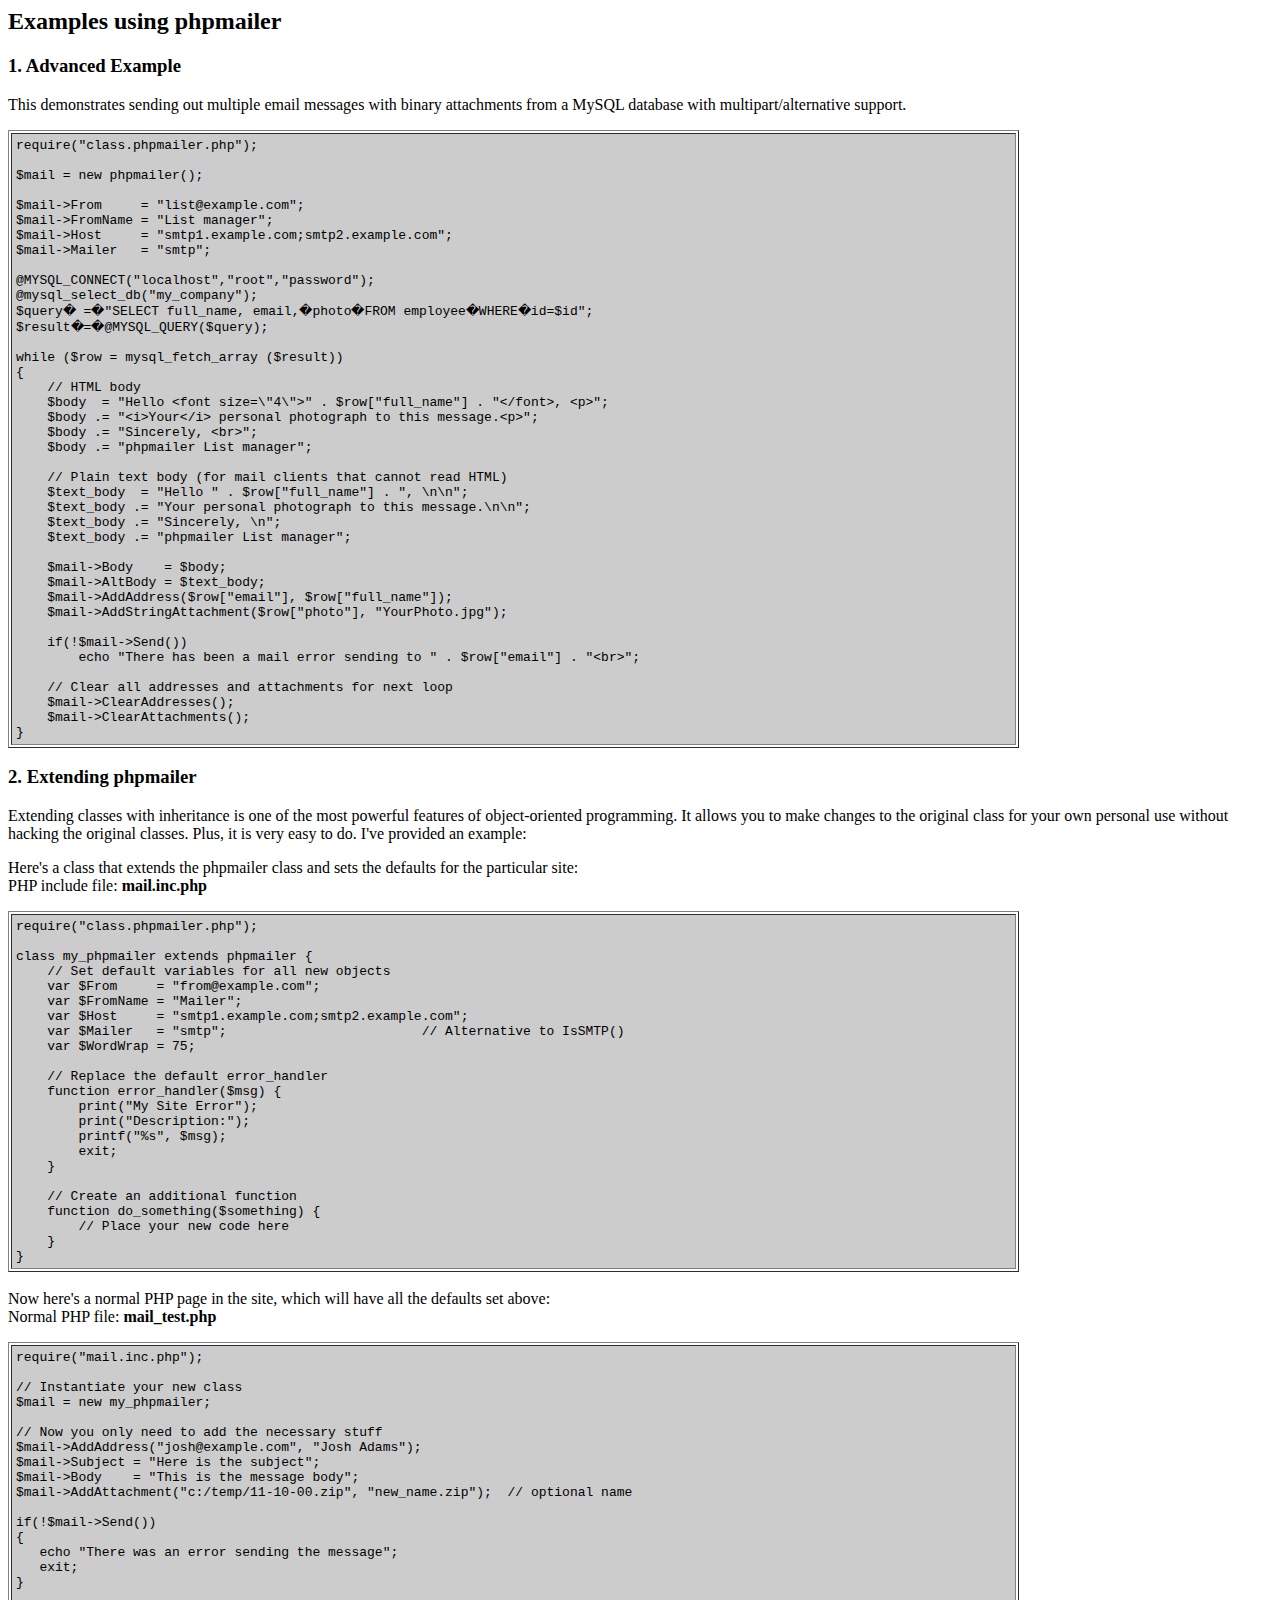
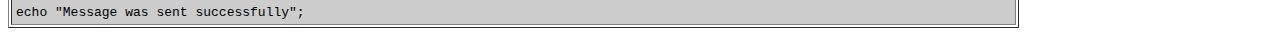
<file: src/mail/phpmailer/docs/extending.html>
<html>
<head>
<title>Examples using phpmailer</title>
</head>

<body bgcolor="#FFFFFF">

<h2>Examples using phpmailer</h2>

<h3>1. Advanced Example</h3>
<p>

This demonstrates sending out multiple email messages with binary attachments
from a MySQL database with multipart/alternative support.<p>
<table cellpadding="4" border="1" width="80%">
<tr>
<td bgcolor="#CCCCCC">
<pre>
require("class.phpmailer.php");

$mail = new phpmailer();

$mail->From     = "list@example.com";
$mail->FromName = "List manager";
$mail->Host     = "smtp1.example.com;smtp2.example.com";
$mail->Mailer   = "smtp";

@MYSQL_CONNECT("localhost","root","password");
@mysql_select_db("my_company");
$query� =�"SELECT full_name, email,�photo�FROM employee�WHERE�id=$id";
$result�=�@MYSQL_QUERY($query);

while ($row = mysql_fetch_array ($result))
{
    // HTML body
    $body  = "Hello &lt;font size=\"4\"&gt;" . $row["full_name"] . "&lt;/font&gt;, &lt;p&gt;";
    $body .= "&lt;i&gt;Your&lt;/i&gt; personal photograph to this message.&lt;p&gt;";
    $body .= "Sincerely, &lt;br&gt;";
    $body .= "phpmailer List manager";

    // Plain text body (for mail clients that cannot read HTML)
    $text_body  = "Hello " . $row["full_name"] . ", \n\n";
    $text_body .= "Your personal photograph to this message.\n\n";
    $text_body .= "Sincerely, \n";
    $text_body .= "phpmailer List manager";

    $mail->Body    = $body;
    $mail->AltBody = $text_body;
    $mail->AddAddress($row["email"], $row["full_name"]);
    $mail->AddStringAttachment($row["photo"], "YourPhoto.jpg");

    if(!$mail->Send())
        echo "There has been a mail error sending to " . $row["email"] . "&lt;br&gt;";

    // Clear all addresses and attachments for next loop
    $mail->ClearAddresses();
    $mail->ClearAttachments();
}
</pre>
</td>
</tr>
</table>
<p>

<h3>2. Extending phpmailer</h3>
<p>

Extending classes with inheritance is one of the most
powerful features of object-oriented
programming.  It allows you to make changes to the
original class for your
own personal use without hacking the original
classes.  Plus, it is very
easy to do. I've provided an example:

<p>
Here's a class that extends the phpmailer class and sets the defaults
for the particular site:<br>
PHP include file: <b>mail.inc.php</b>
<p>

<table cellpadding="4" border="1" width="80%">
<tr>
<td bgcolor="#CCCCCC">
<pre>
require("class.phpmailer.php");

class my_phpmailer extends phpmailer {
    // Set default variables for all new objects
    var $From     = "from@example.com";
    var $FromName = "Mailer";
    var $Host     = "smtp1.example.com;smtp2.example.com";
    var $Mailer   = "smtp";                         // Alternative to IsSMTP()
    var $WordWrap = 75;

    // Replace the default error_handler
    function error_handler($msg) {
        print("My Site Error");
        print("Description:");
        printf("%s", $msg);
        exit;
    }

    // Create an additional function
    function do_something($something) {
        // Place your new code here
    }
}
</td>
</tr>
</table>
<br>

Now here's a normal PHP page in the site, which will have all the defaults set
above:<br>
Normal PHP file: <b>mail_test.php</b>
<p>

<table cellpadding="4" border="1" width="80%">
<tr>
<td bgcolor="#CCCCCC">
<pre>
require("mail.inc.php");

// Instantiate your new class
$mail = new my_phpmailer;

// Now you only need to add the necessary stuff
$mail->AddAddress("josh@example.com", "Josh Adams");
$mail->Subject = "Here is the subject";
$mail->Body    = "This is the message body";
$mail->AddAttachment("c:/temp/11-10-00.zip", "new_name.zip");  // optional name

if(!$mail->Send())
{
   echo "There was an error sending the message";
   exit;
}

echo "Message was sent successfully";
</pre>
</td>
</tr>
</table>
</p>

</body>
</html>
</file>
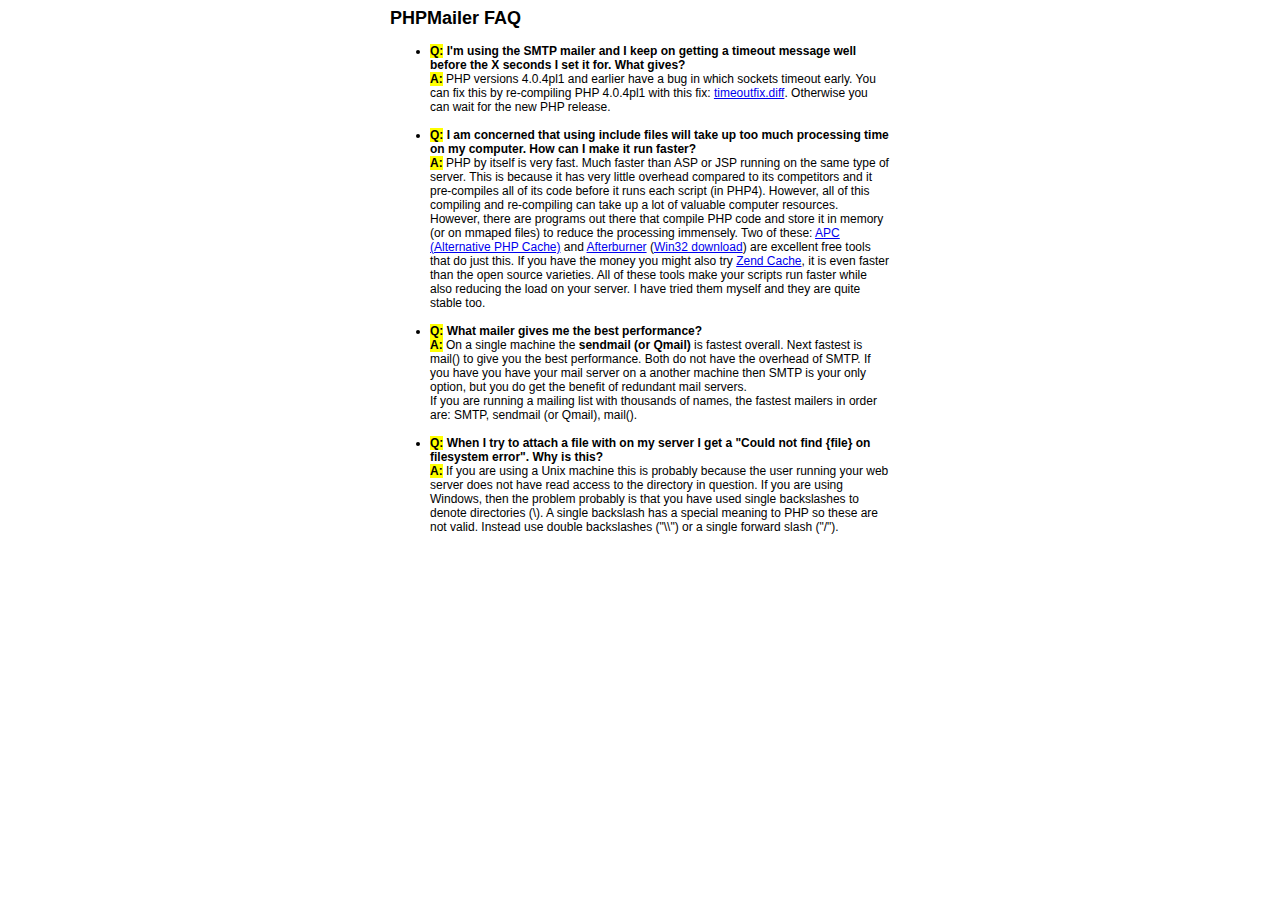
<file: src/mail/phpmailer/docs/faq.html>
﻿<html>
<head>
<title>PHPMailer FAQ</title>
<style>
body, p {
  font-family: Arial, Helvetica, sans-serif;
  font-size: 12px;
}
div.width {
  width: 500px;
  text-align: left;
}
</style>
</head>
<body bgcolor="#FFFFFF">
<center>
<div class="width">
<h2>PHPMailer FAQ</h2>
<ul>

  <li><b style="background-color: #FFFF00">Q:</b> <b>I&#039;m using the SMTP mailer and I keep on getting a timeout message
  well before the X seconds I set it for.  What gives?</b><br />
  <b style="background-color: #FFFF00">A:</b> PHP versions 4.0.4pl1 and earlier have a bug in which sockets timeout
  early.  You can fix this by re-compiling PHP 4.0.4pl1 with this fix:
  <a href="timeoutfix.diff">timeoutfix.diff</a>. Otherwise you can wait for the new PHP release.<br /><br /></li>

  <li><b style="background-color: #FFFF00">Q:</b> <b>I am concerned that using include files will take up too much
  processing time on my computer.  How can I make it run faster?</b><br />
  <b style="background-color: #FFFF00">A:</b>  PHP by itself is very fast.  Much faster than ASP or JSP running on
  the same type of server.  This is because it has very little overhead compared
  to its competitors and it pre-compiles all of
  its code before it runs each script (in PHP4).  However, all of
  this compiling and re-compiling can take up a lot of valuable
  computer resources.  However, there are programs out there that compile
  PHP code and store it in memory (or on mmaped files) to reduce the
  processing immensely.  Two of these: <a href="http://apc.communityconnect.com">APC
  (Alternative PHP Cache)</a> and <a href="http://bwcache.bware.it/index.htm">Afterburner</a>
  (<a href="http://www.mm4.de/php4win/mod_php4_win32/">Win32 download</a>)
  are excellent free tools that do just this.  If you have the money
  you might also try <a href="http://www.zend.com">Zend Cache</a>, it is
  even faster than the open source varieties.  All of these tools make your
  scripts run faster while also reducing the load on your server. I have tried
  them myself and they are quite stable too.<br /><br /></li>

  <li><b style="background-color: #FFFF00">Q:</b> <b>What mailer gives me the best performance?</b><br />
  <b style="background-color: #FFFF00">A:</b> On a single machine the <b>sendmail (or Qmail)</b> is fastest overall.
  Next fastest is mail() to give you the best performance. Both do not have the overhead of SMTP.
  If you have you have your mail server on a another machine then
  SMTP is your only option, but you do get the benefit of redundant mail servers.<br />
  If you are running a mailing list with thousands of names, the fastest mailers in order are: SMTP, sendmail (or Qmail), mail().<br /><br /></li>

  <li><b style="background-color: #FFFF00">Q:</b> <b>When I try to attach a file with on my server I get a
  "Could not find {file} on filesystem error".  Why is this?</b><br />
  <b style="background-color: #FFFF00">A:</b> If you are using a Unix machine this is probably because the user
  running your web server does not have read access to the directory in question.  If you are using Windows,
  then the problem probably is that you have used single backslashes to denote directories (\).
  A single backslash has a special meaning to PHP so these are not
  valid.  Instead use double backslashes ("\\") or a single forward
  slash ("/").<br /><br /></li>

</ul>

</div>
</center>

</body>
</html>
</file>
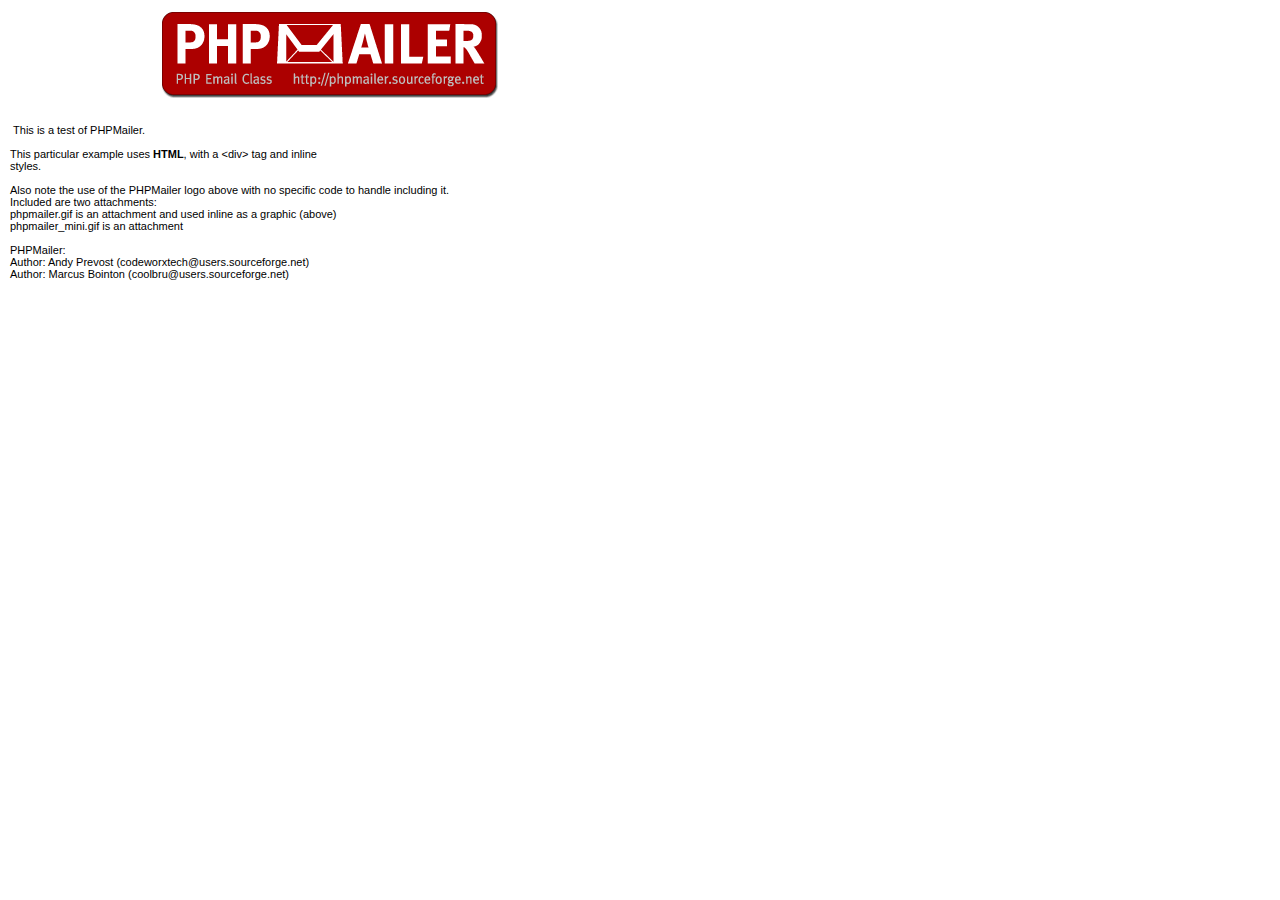
<file: src/mail/phpmailer/examples/contents.html>
<body style="margin: 10px;">
<div style="width: 640px; font-family: Arial, Helvetica, sans-serif; font-size: 11px;">
<div align="center"><img src="images/phpmailer.gif" style="height: 90px; width: 340px"></div><br>
<br>
&nbsp;This is a test of PHPMailer.<br>
<br>
This particular example uses <strong>HTML</strong>, with a &lt;div&gt; tag and inline<br>
styles.<br>
<br>
Also note the use of the PHPMailer logo above with no specific code to handle
including it.<br />
Included are two attachments:<br />
phpmailer.gif is an attachment and used inline as a graphic (above)<br />
phpmailer_mini.gif is an attachment<br />
<br />
PHPMailer:<br />
Author: Andy Prevost (codeworxtech@users.sourceforge.net)<br />
Author: Marcus Bointon (coolbru@users.sourceforge.net)<br />
</div>
</body>
</file>
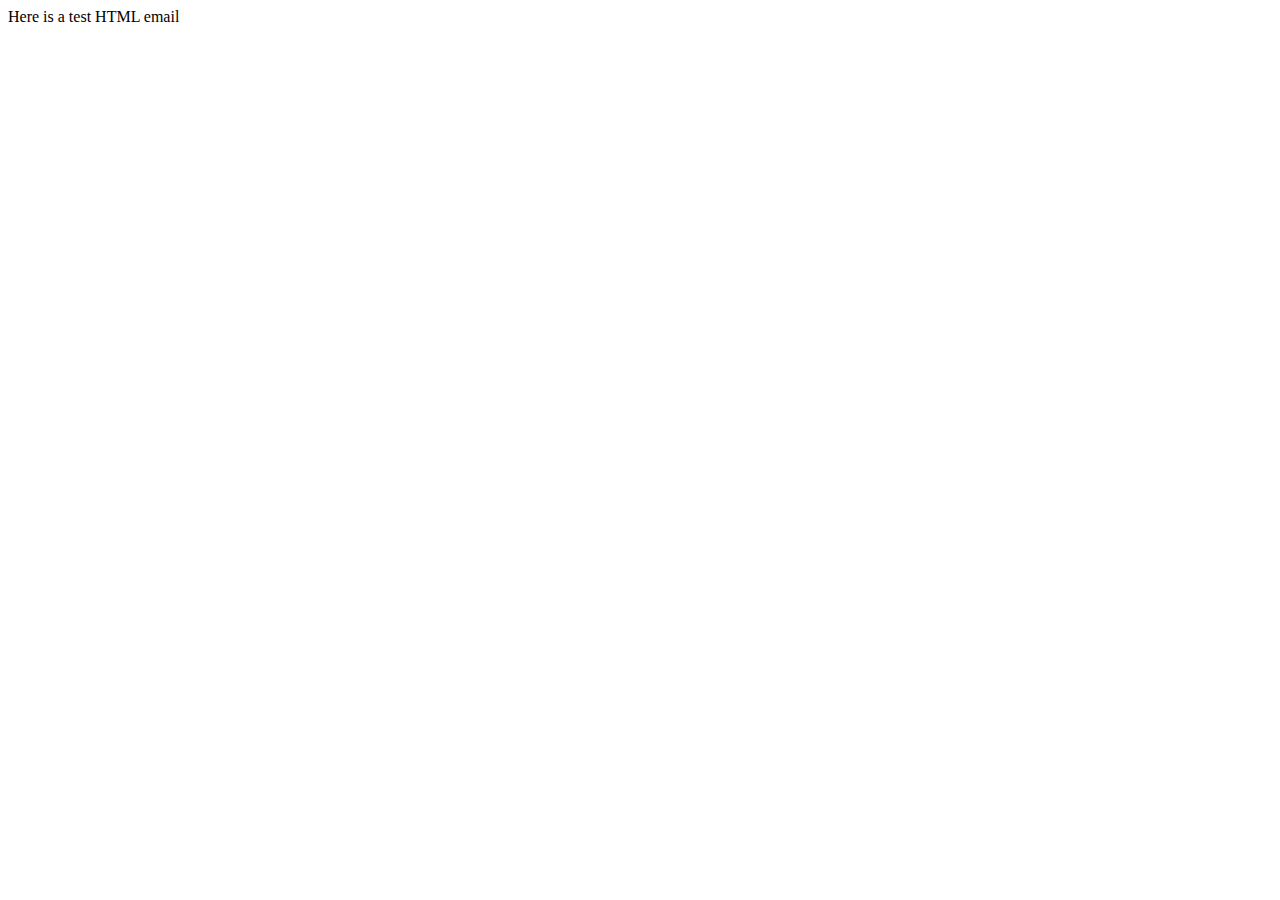
<file: src/mail/phpmailer/test/contents.html>
<!DOCTYPE HTML PUBLIC "-//W3C//DTD HTML 4.01 Transitional//EN">
<html>
  <head>
    <title>Email test</title>
    <meta http-equiv="Content-Type" content="text/html; charset=UTF-8">
  </head>
  <body>
	<p>Here is a test HTML email</p>
  </body>
</html>
</file>
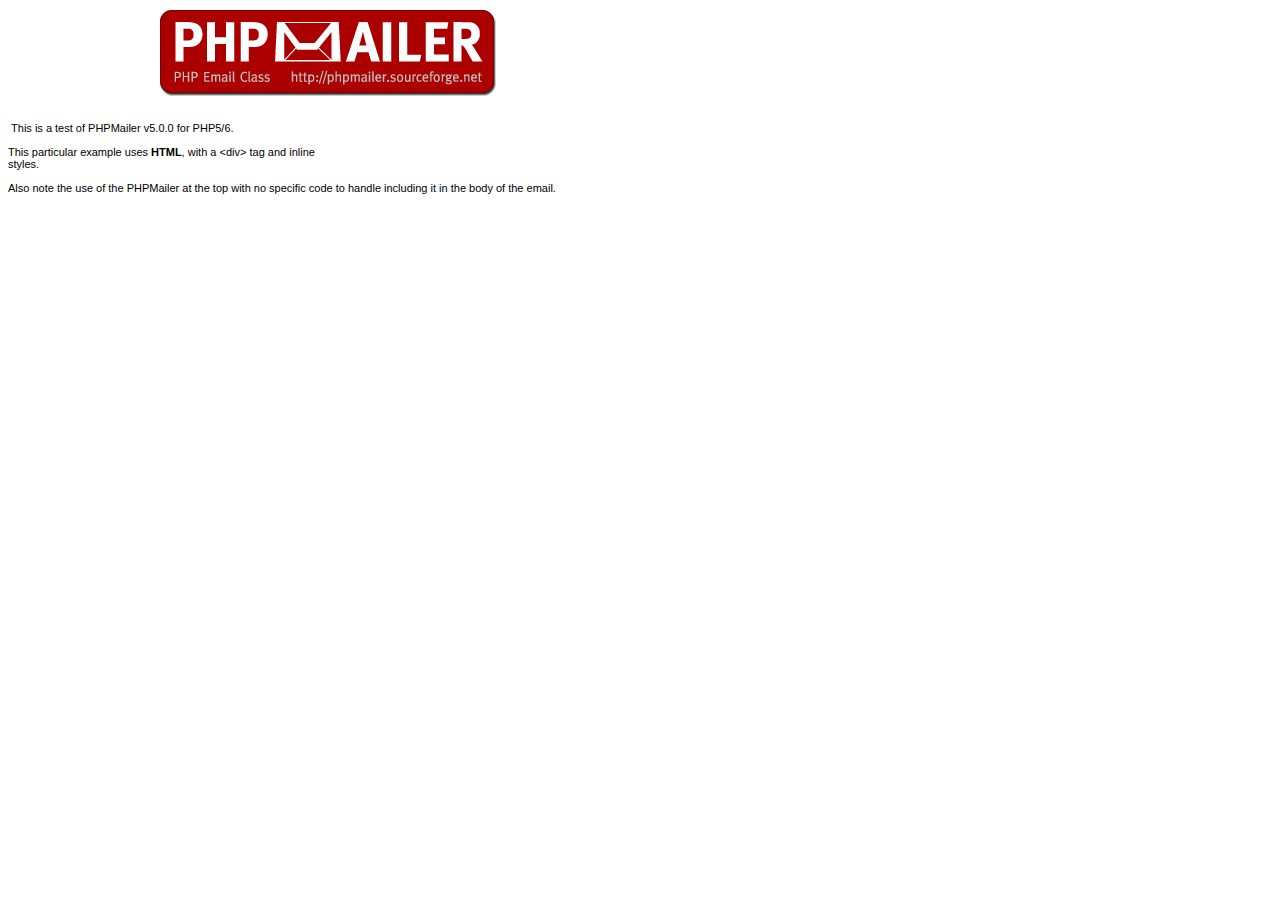
<file: src/mail/phpmailer/test_script/contents.html>
<body>
<div style="width: 640px; font-family: Arial, Helvetica, sans-serif; font-size: 11px;">
<div align="center"><img src="images/phpmailer.gif" style="height: 90px; width: 340px"></div><br />
<br />
&nbsp;This is a test of PHPMailer v5.0.0 for PHP5/6.<br />
<br />
This particular example uses <strong>HTML</strong>, with a &lt;div&gt; tag and inline<br />
styles.<br />
<br />
Also note the use of the PHPMailer at the top with no specific code to handle
including it in the body of the email.</div>


</body>
</file>
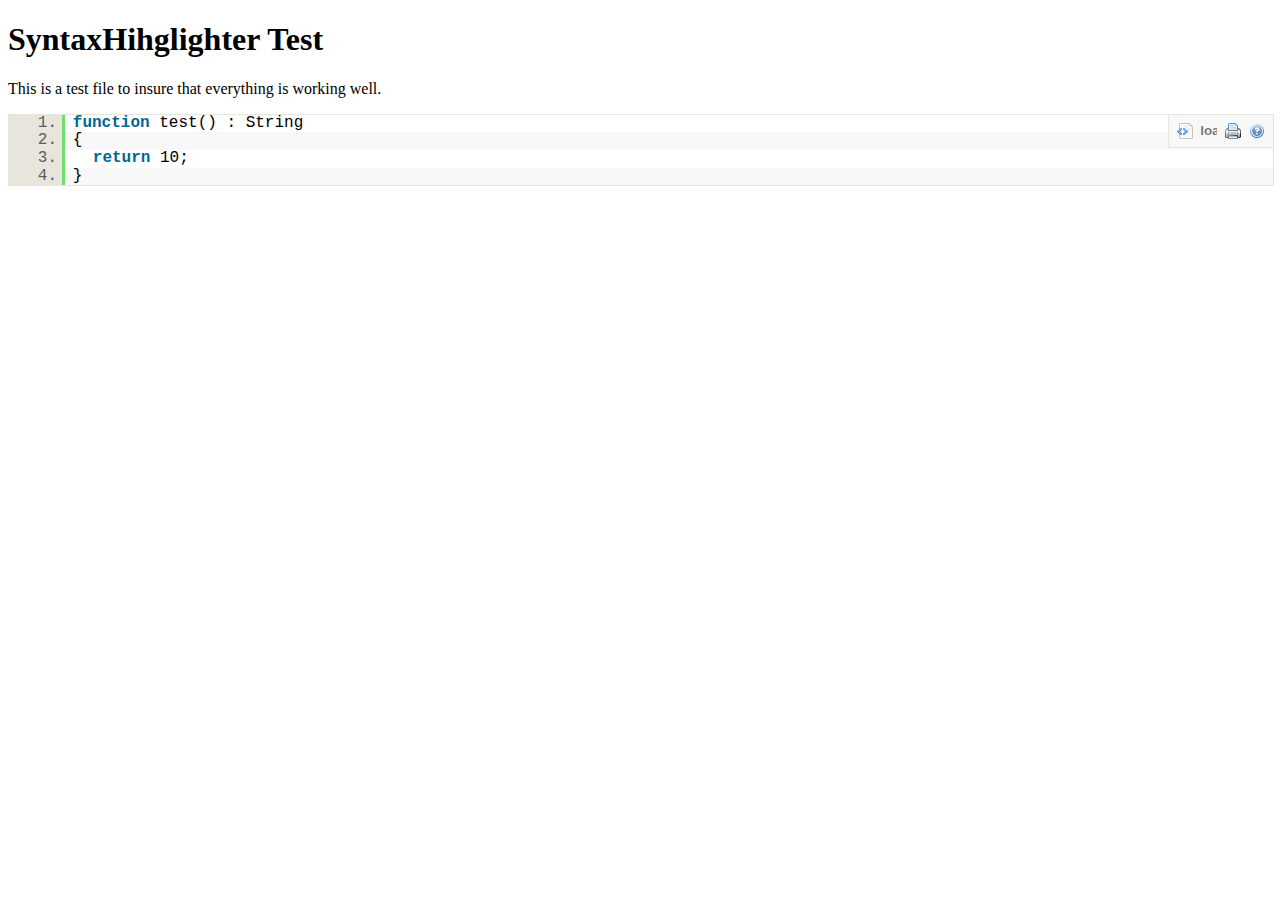
<file: src/mail/phpmailer/test_script/test.html>
<!DOCTYPE html PUBLIC "-//W3C//DTD XHTML 1.0 Strict//EN" "http://www.w3.org/TR/xhtml1/DTD/xhtml1-strict.dtd">
<html xmlns="http://www.w3.org/1999/xhtml" xml:lang="en" lang="en">
<head>
  <meta http-equiv="Content-Type" content="text/html; charset=UTF-8" />
  <title>SyntaxHighlighter Build Test Page</title>
  <script type="text/javascript" src="scripts/shCore.js"></script>
  <!--
  <script type="text/javascript" src="scripts/shBrushBash.js"></script>
  <script type="text/javascript" src="scripts/shBrushCpp.js"></script>
  <script type="text/javascript" src="scripts/shBrushCSharp.js"></script>
  <script type="text/javascript" src="scripts/shBrushCss.js"></script>
  <script type="text/javascript" src="scripts/shBrushDelphi.js"></script>
  <script type="text/javascript" src="scripts/shBrushDiff.js"></script>
  <script type="text/javascript" src="scripts/shBrushGroovy.js"></script>
  <script type="text/javascript" src="scripts/shBrushJava.js"></script>
  <script type="text/javascript" src="scripts/shBrushJScript.js"></script>
  -->
  <script type="text/javascript" src="scripts/shBrushPhp.js"></script>
  <!--
  <script type="text/javascript" src="scripts/shBrushPlain.js"></script>
  <script type="text/javascript" src="scripts/shBrushPython.js"></script>
  <script type="text/javascript" src="scripts/shBrushRuby.js"></script>
  <script type="text/javascript" src="scripts/shBrushScala.js"></script>
  <script type="text/javascript" src="scripts/shBrushSql.js"></script>
  <script type="text/javascript" src="scripts/shBrushVb.js"></script>
  <script type="text/javascript" src="scripts/shBrushXml.js"></script>
  -->
  <link type="text/css" rel="stylesheet" href="styles/shCore.css"/>
  <link type="text/css" rel="stylesheet" href="styles/shThemeDefault.css"/>
  <script type="text/javascript">
    SyntaxHighlighter.config.clipboardSwf = 'scripts/clipboard.swf';
    SyntaxHighlighter.all();
  </script>
</head>

<body >
<h1>SyntaxHihglighter Test</h1>
<p>This is a test file to insure that everything is working well.</p>

<pre class="brush: php;">
function test() : String
{
  return 10;
}
</pre>
</html>
</file>
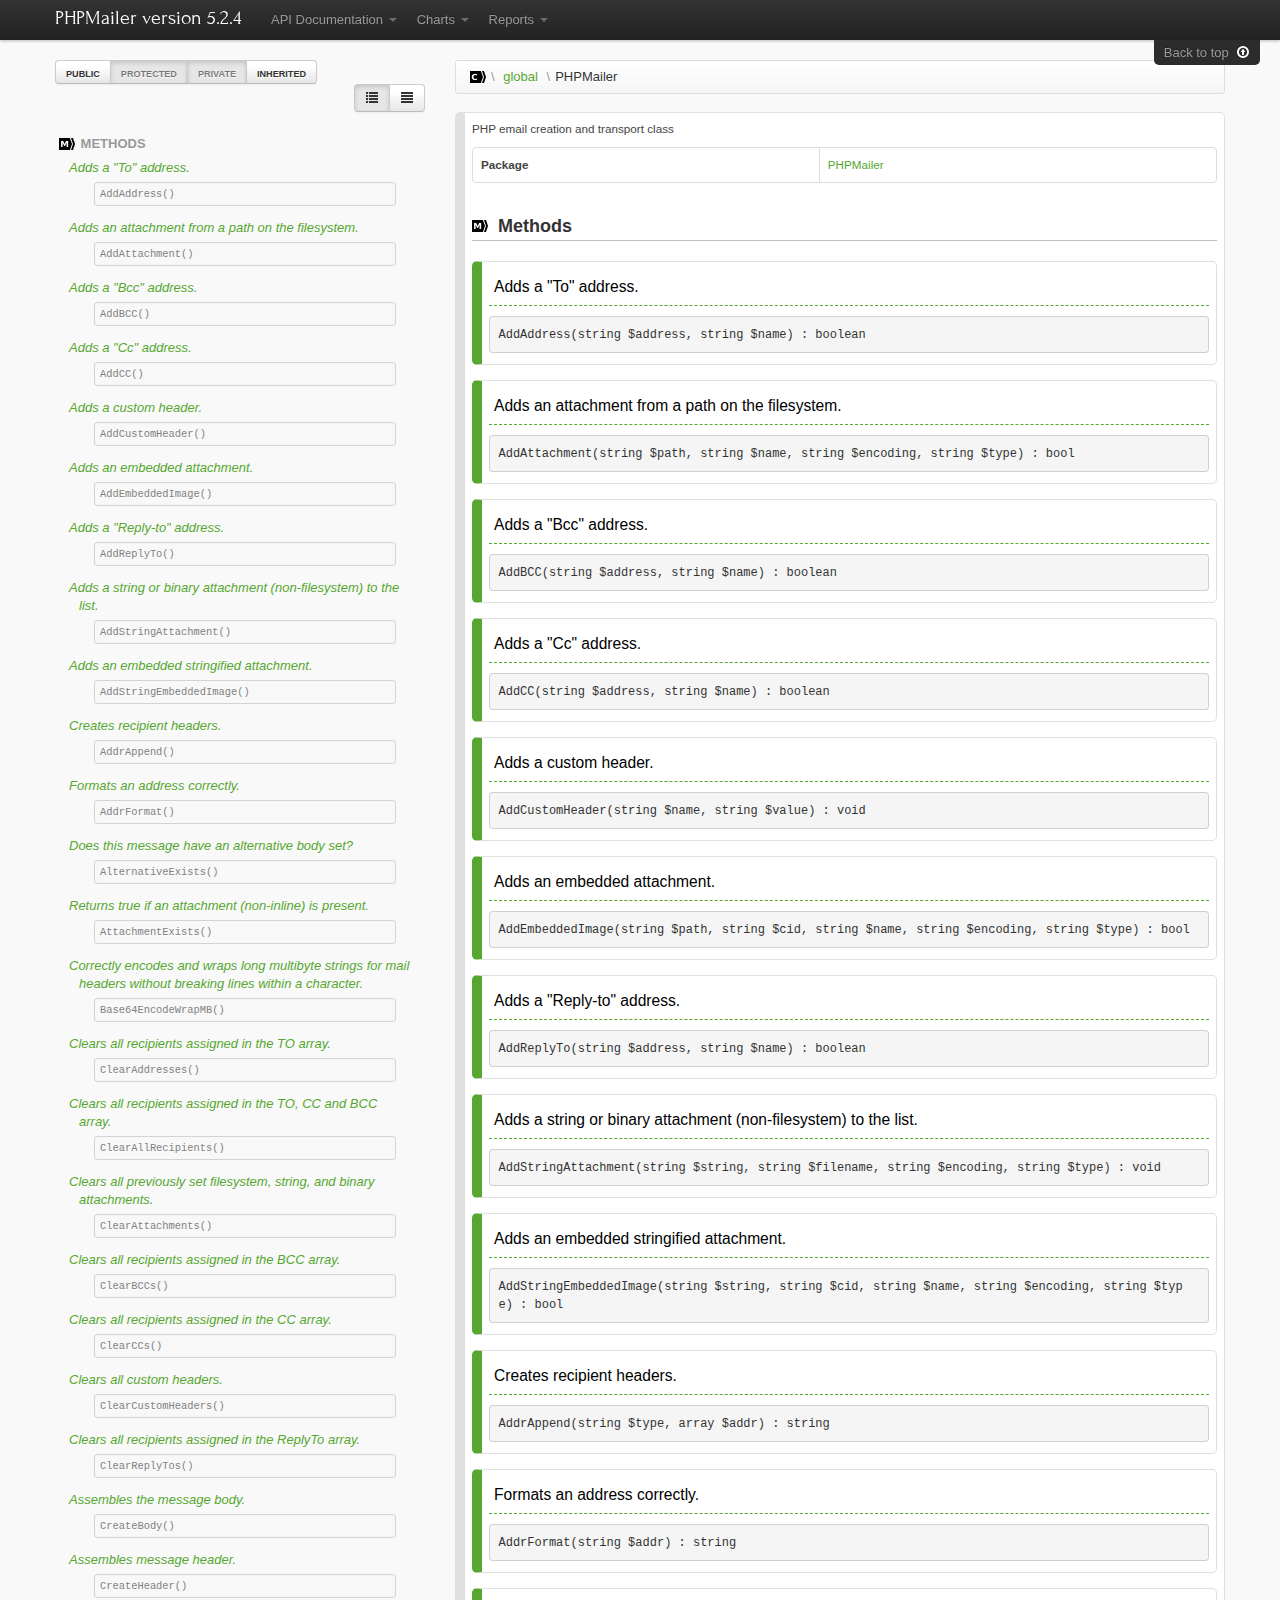
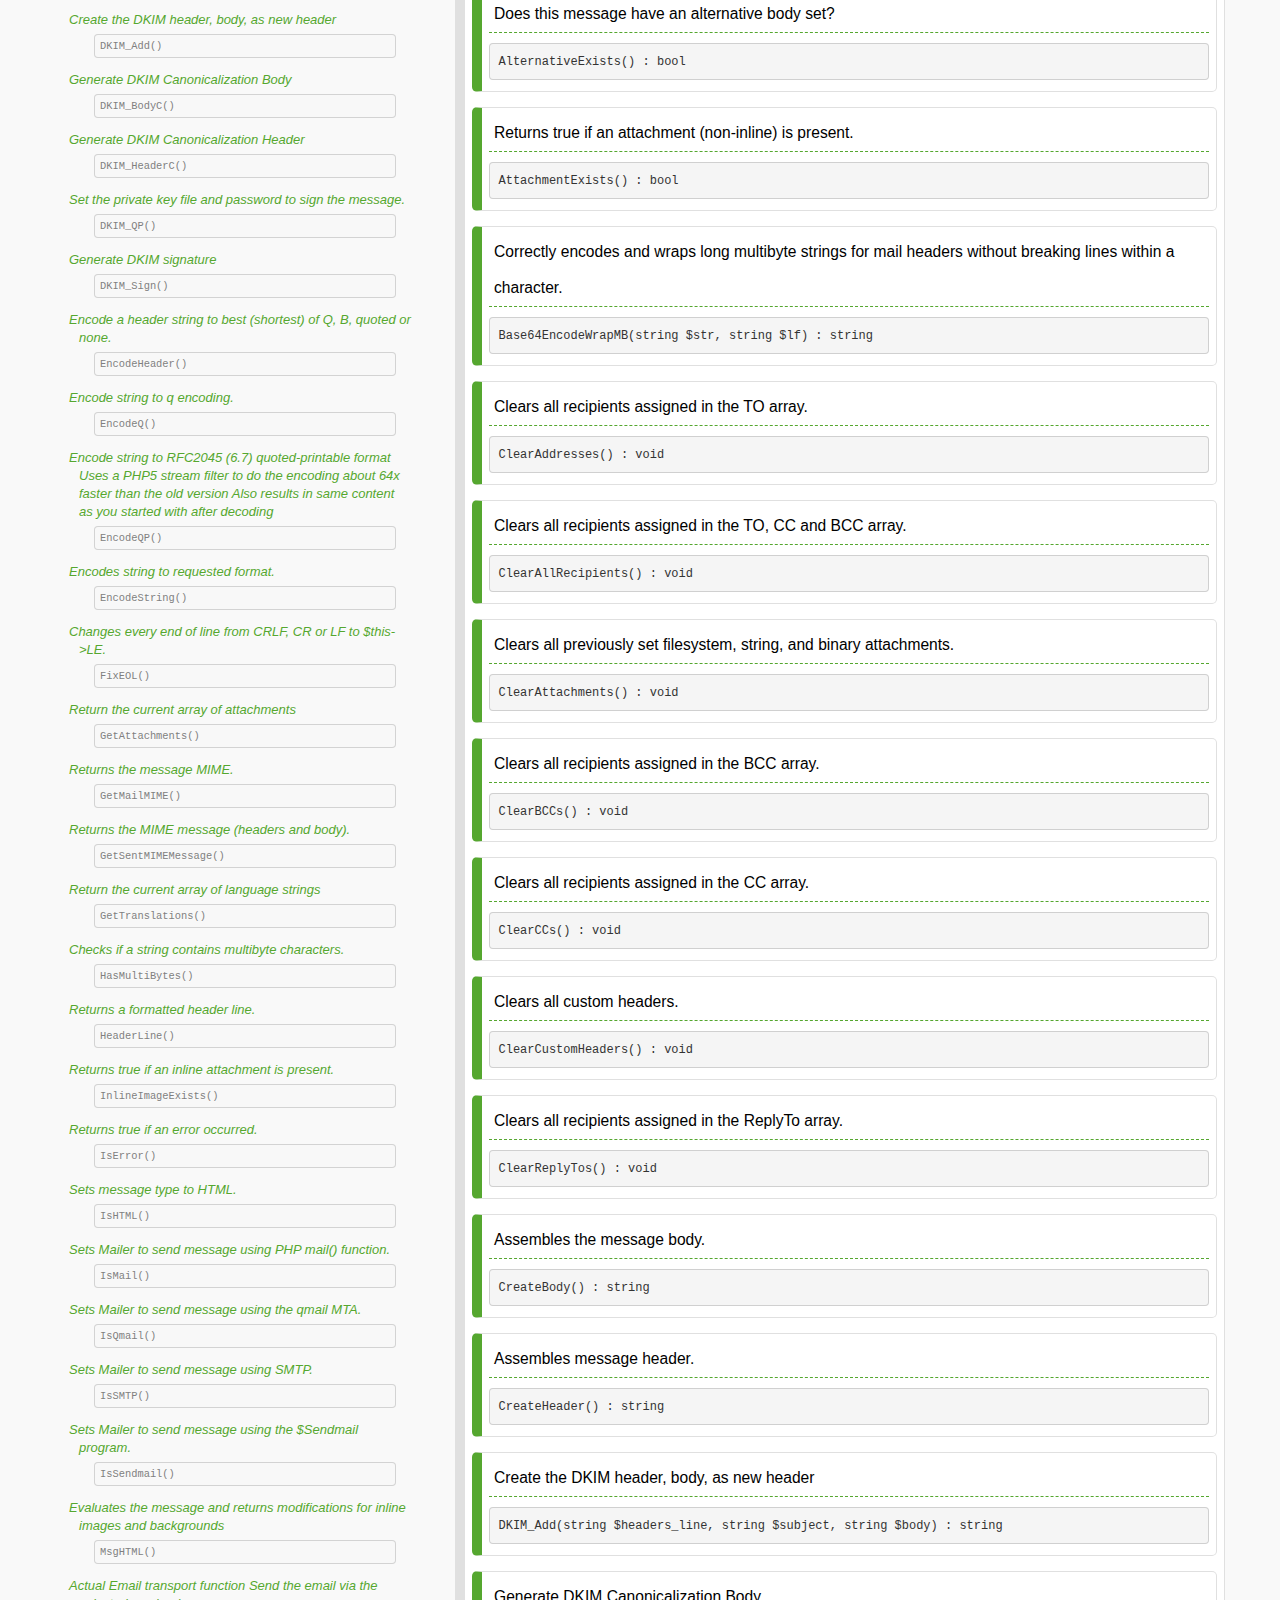
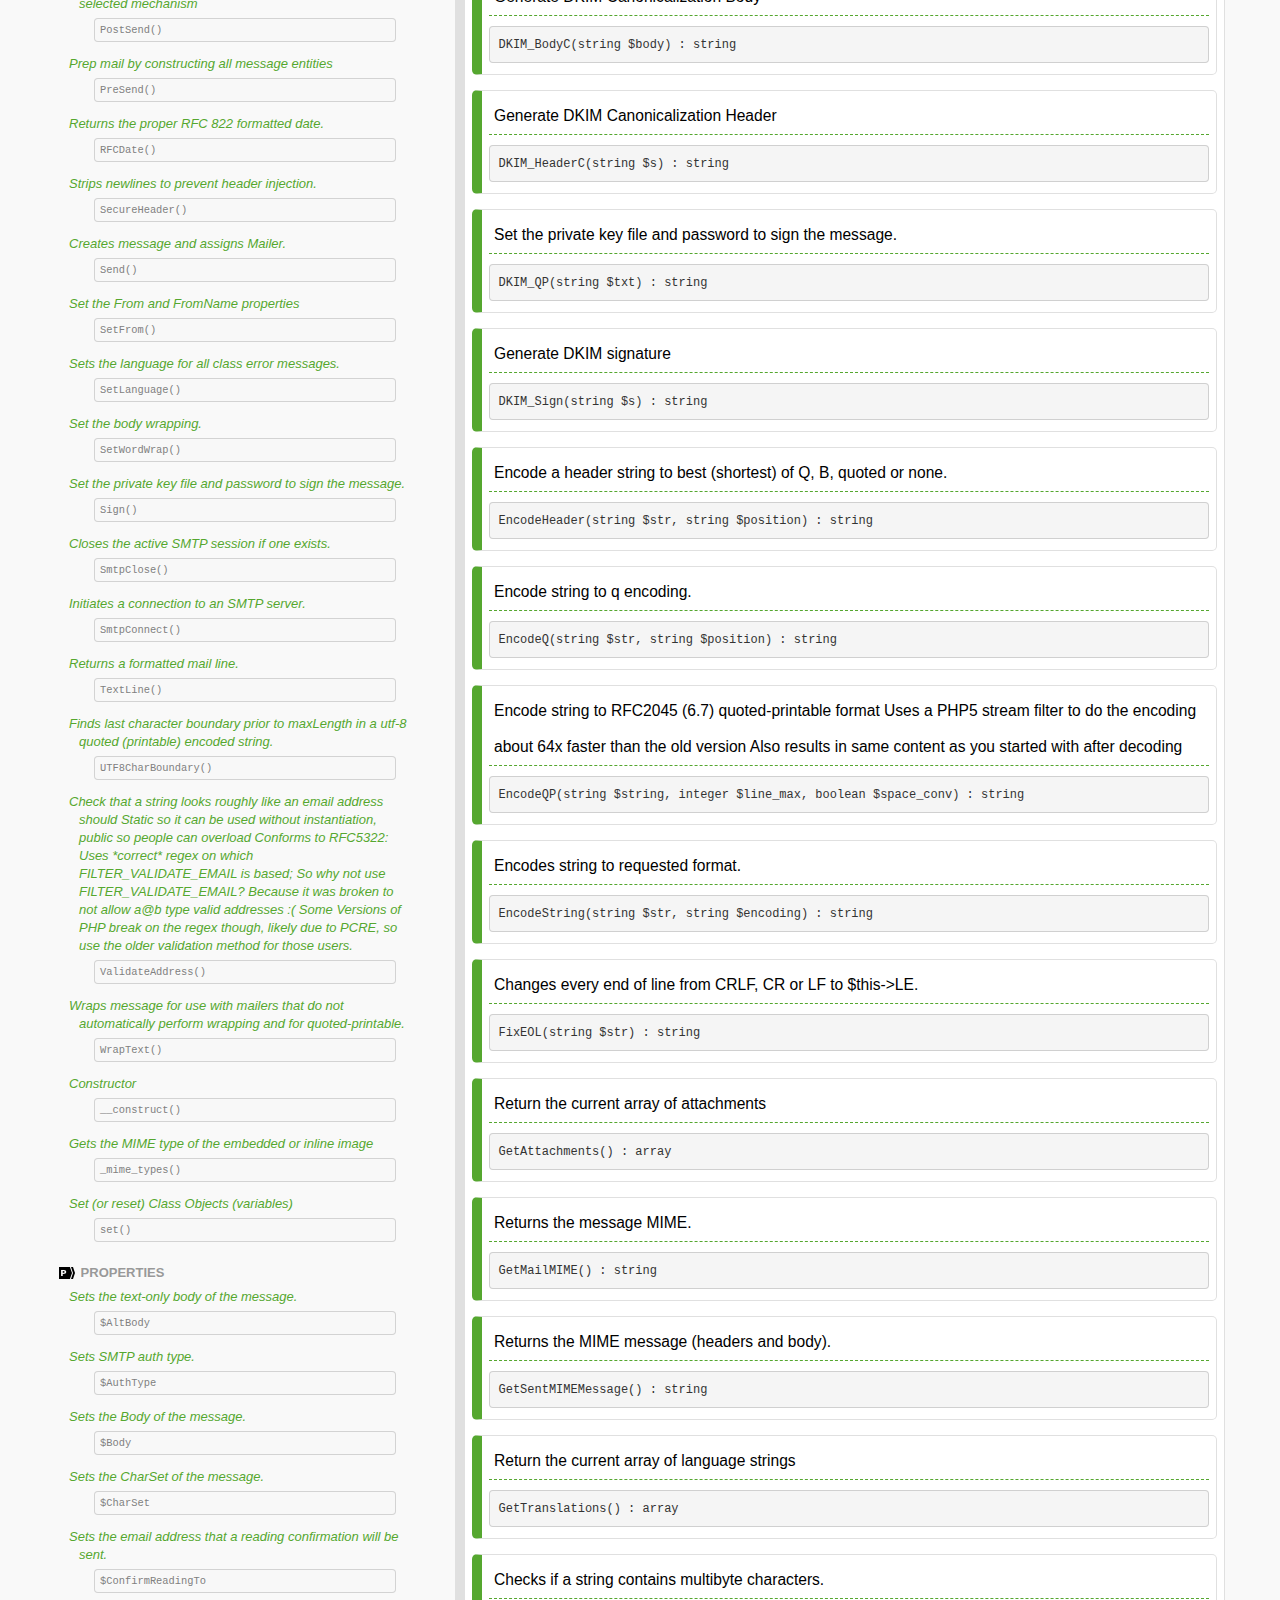
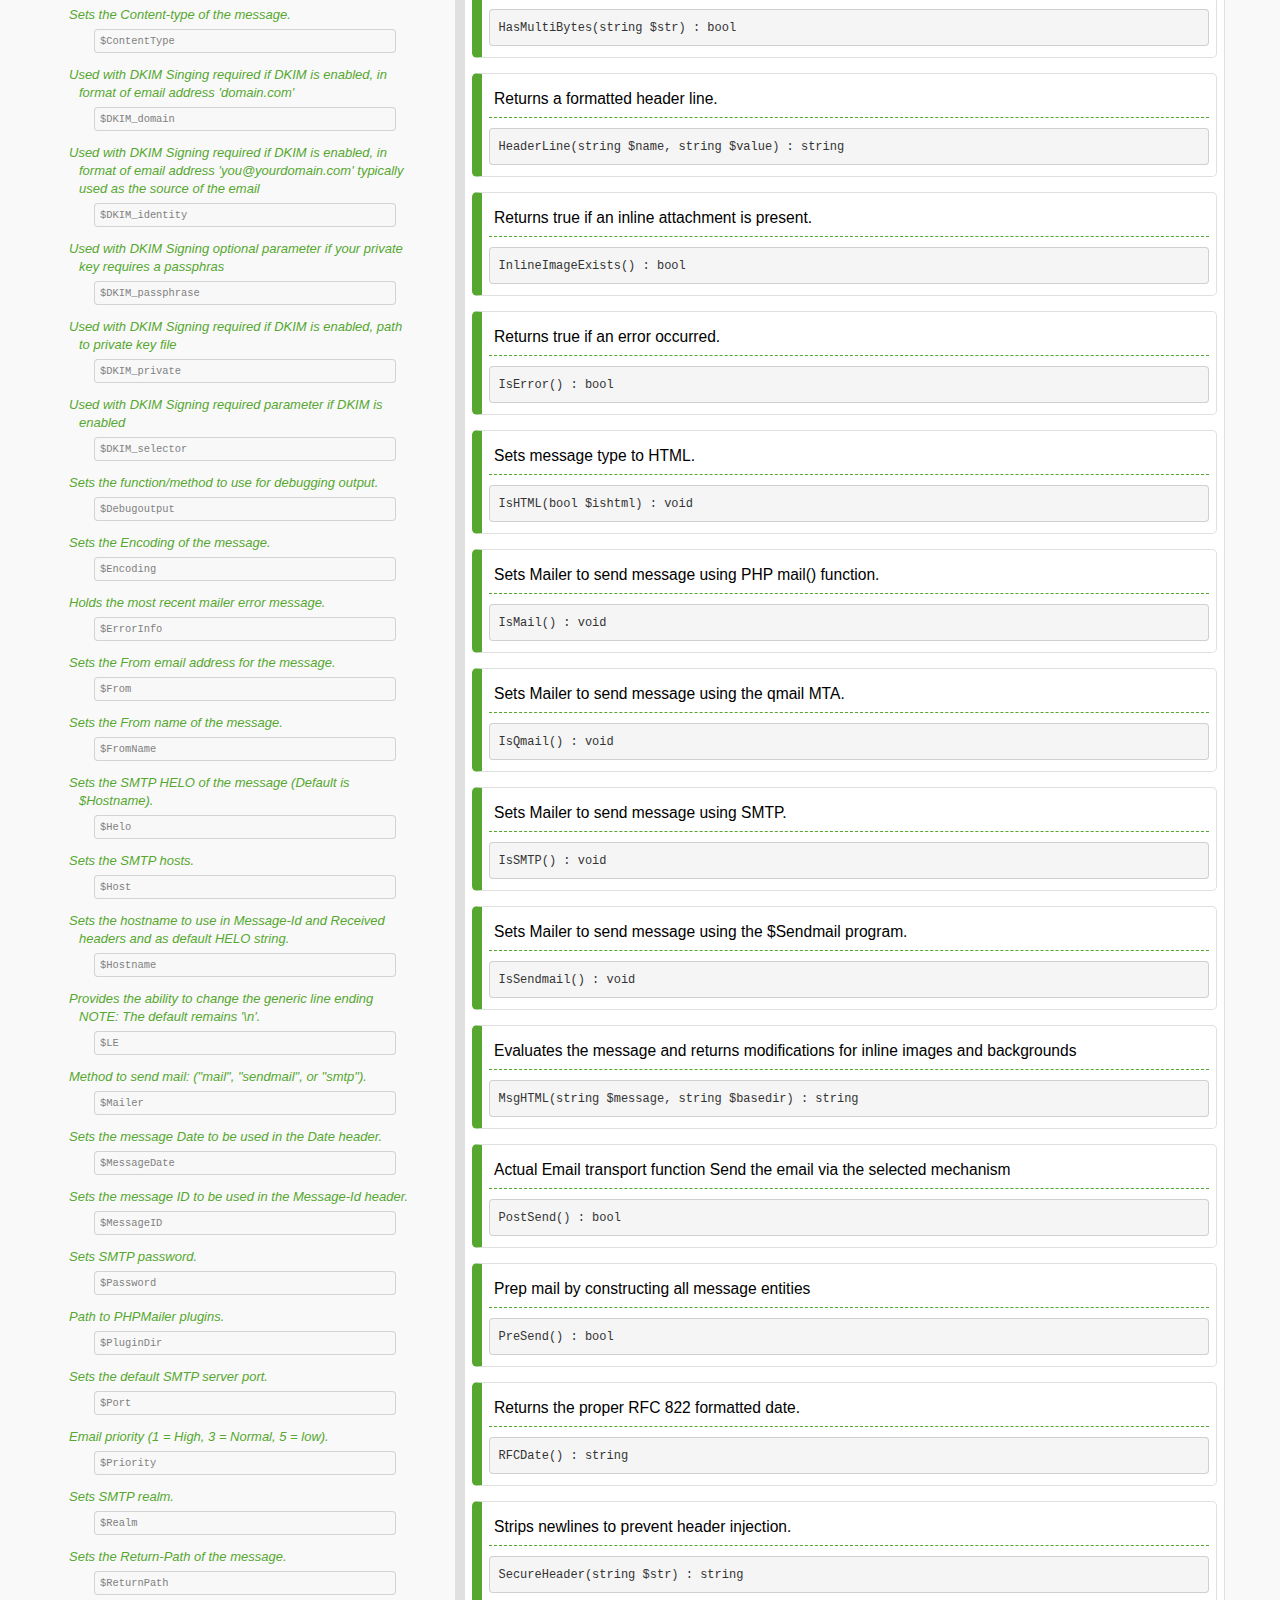
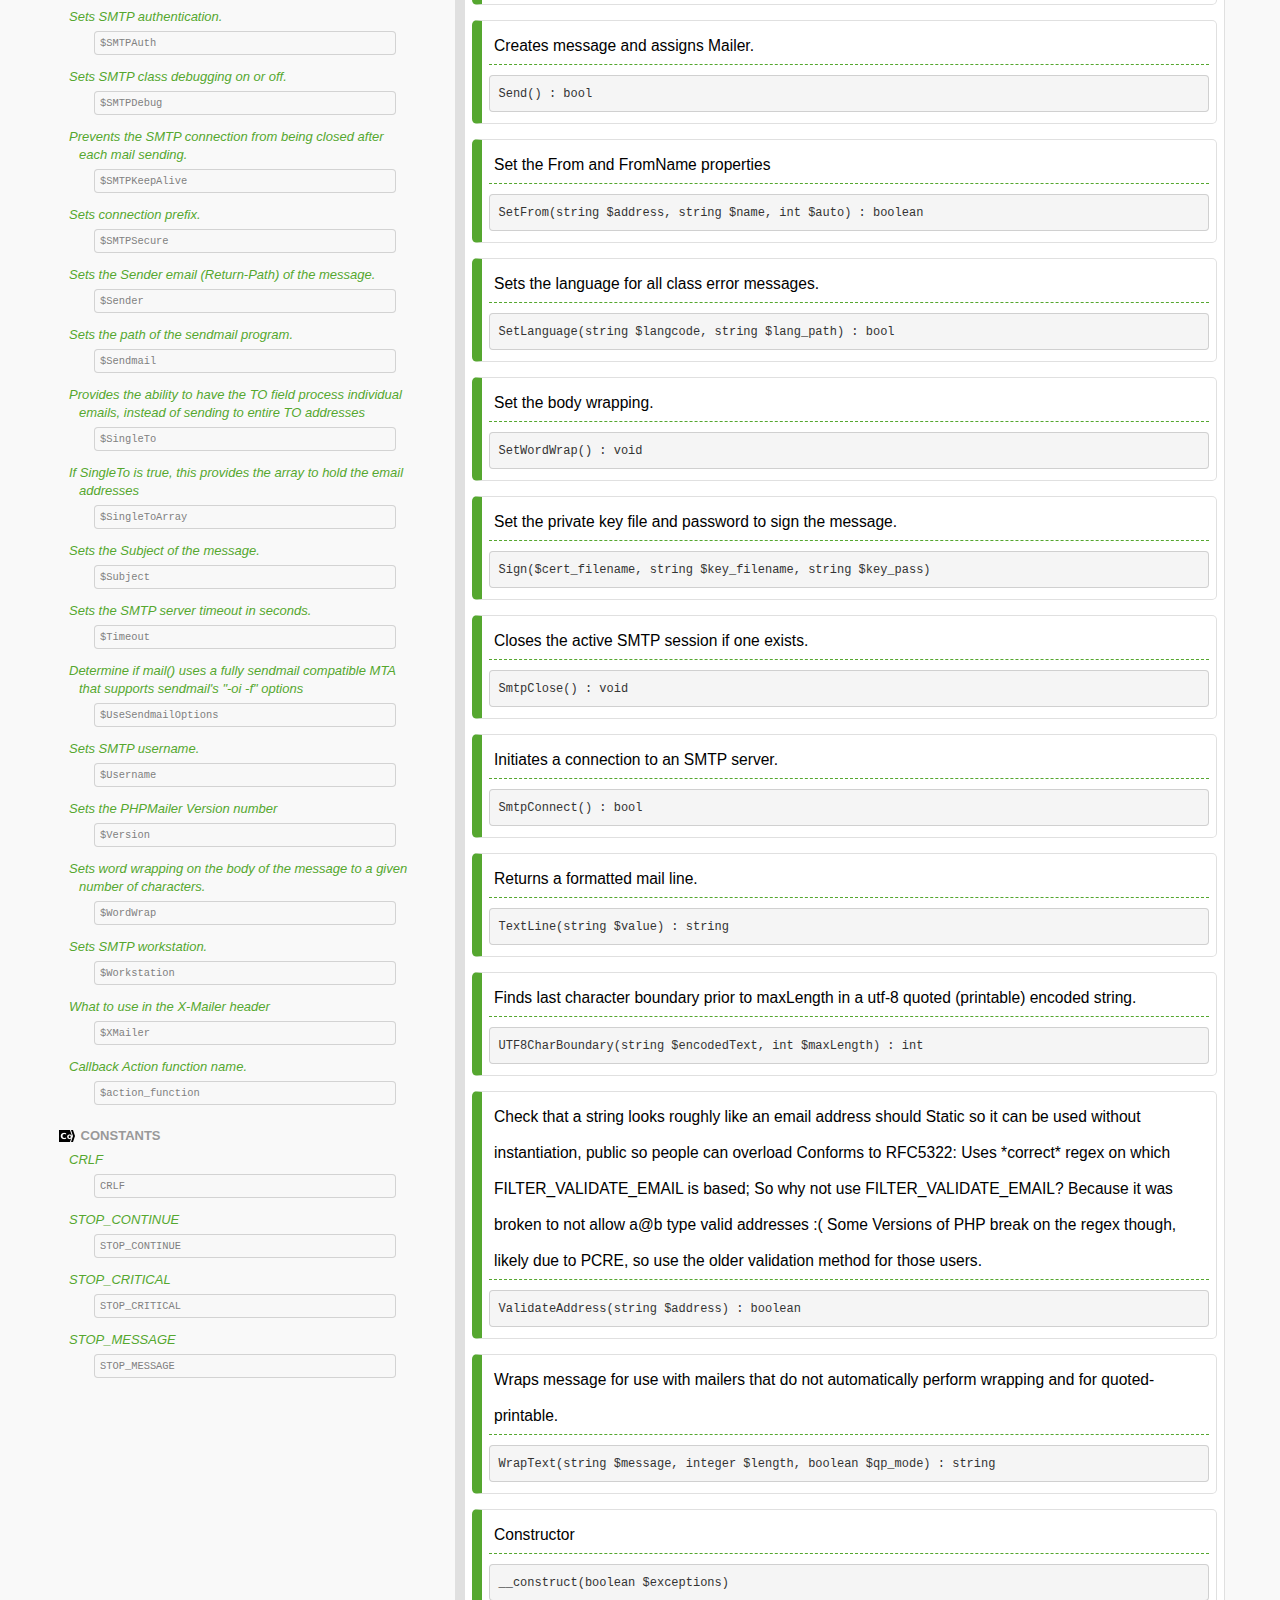
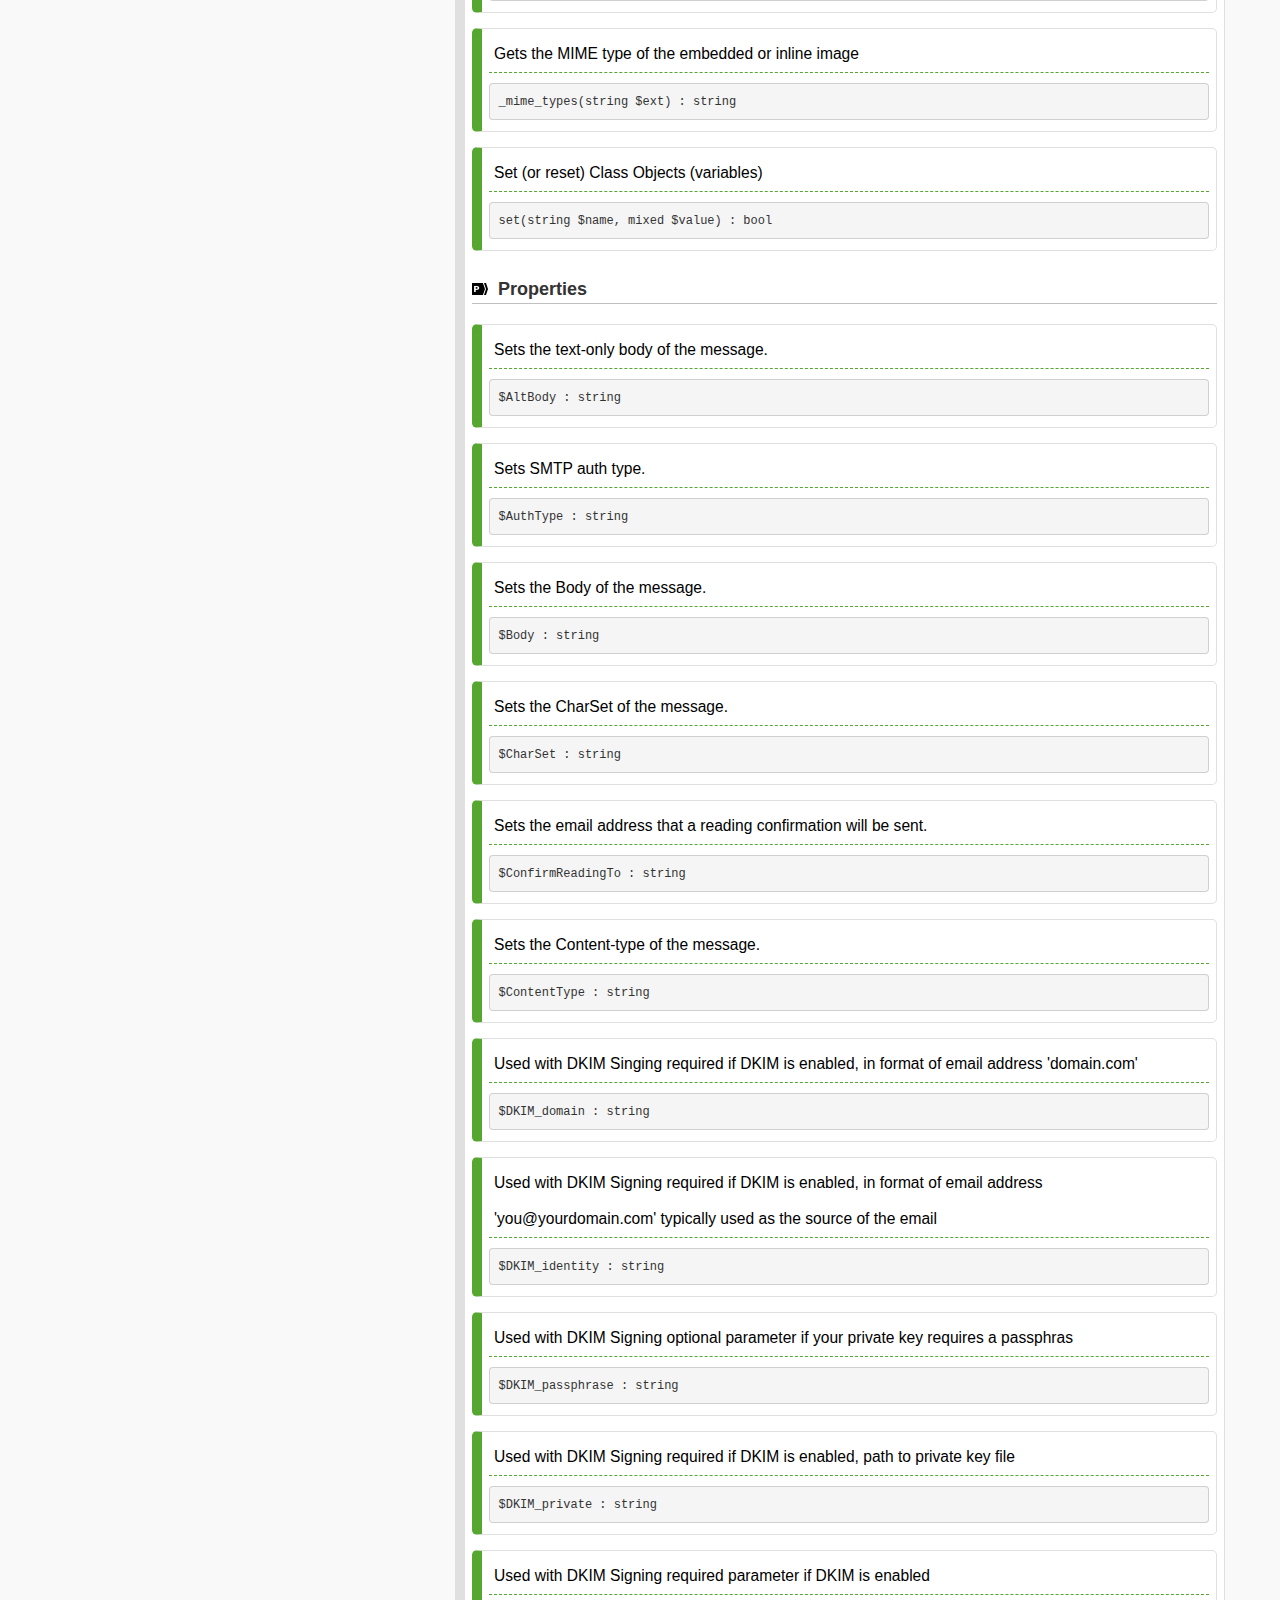
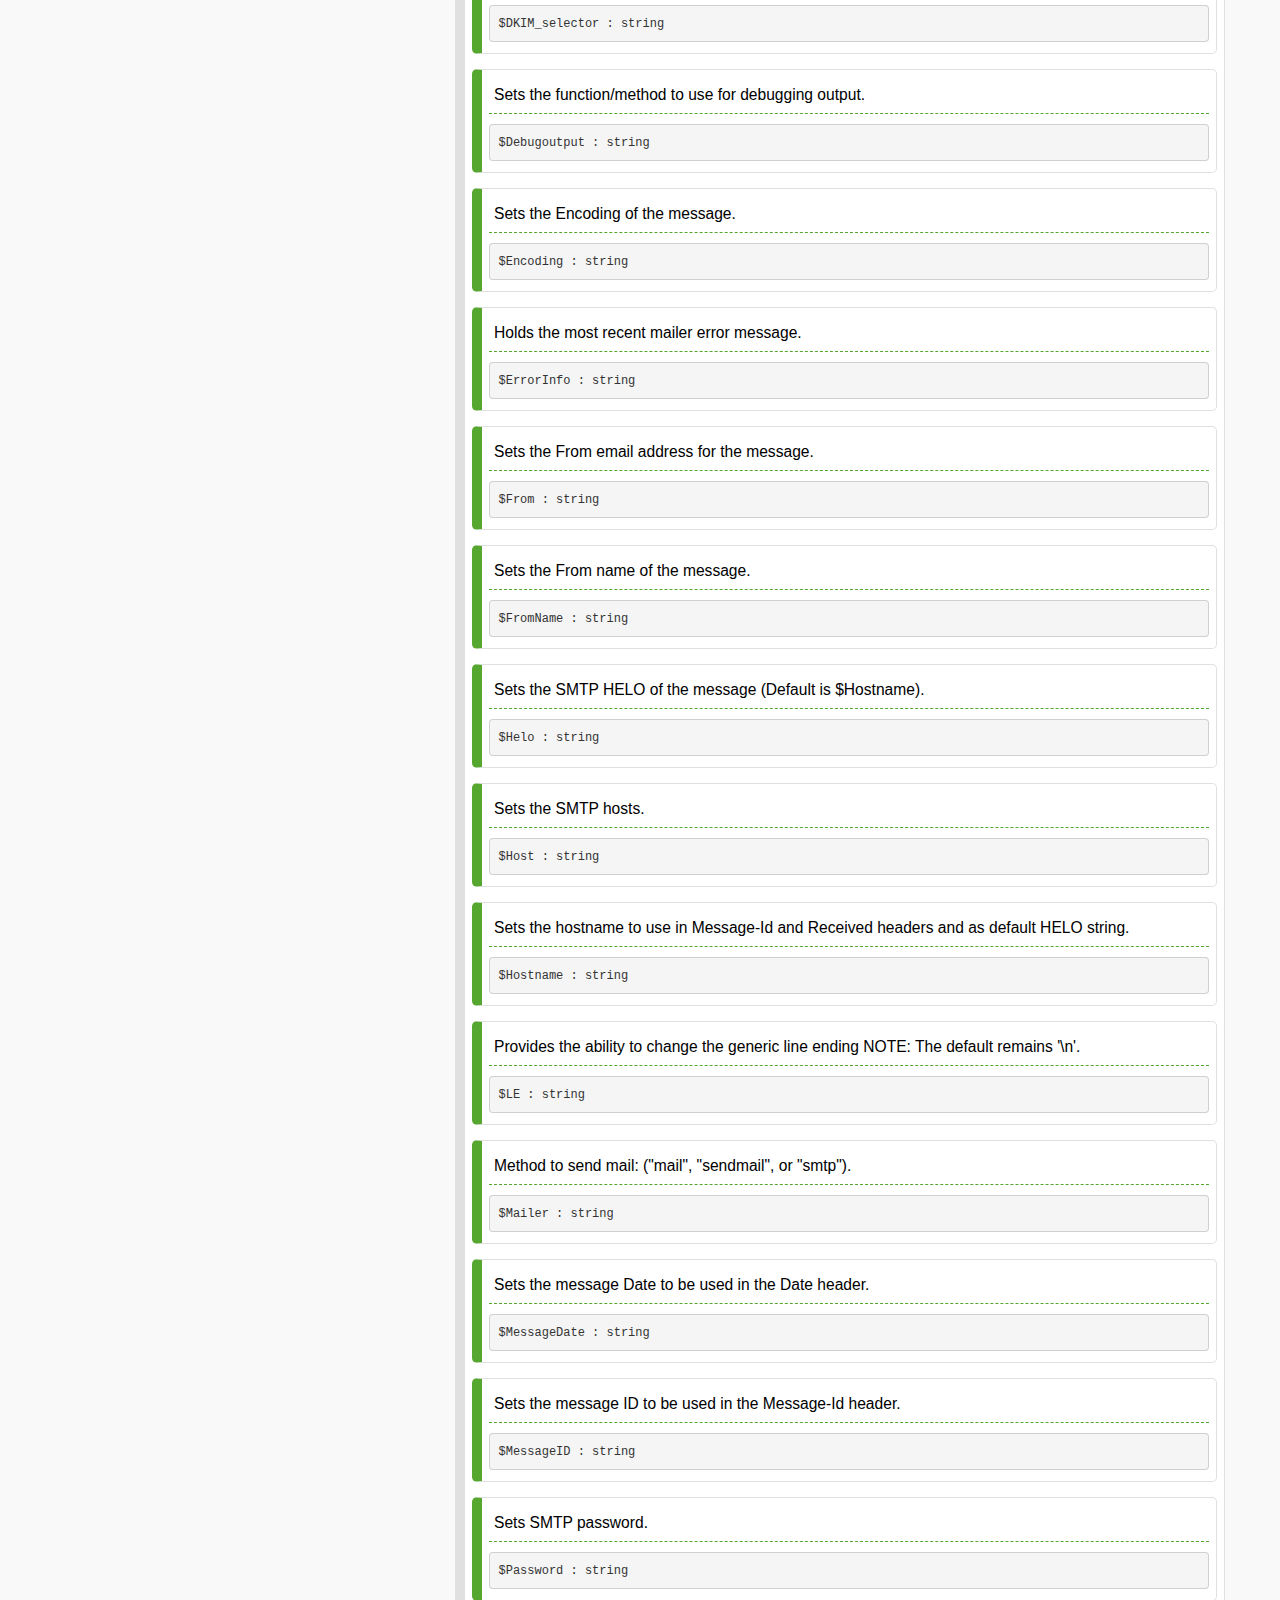
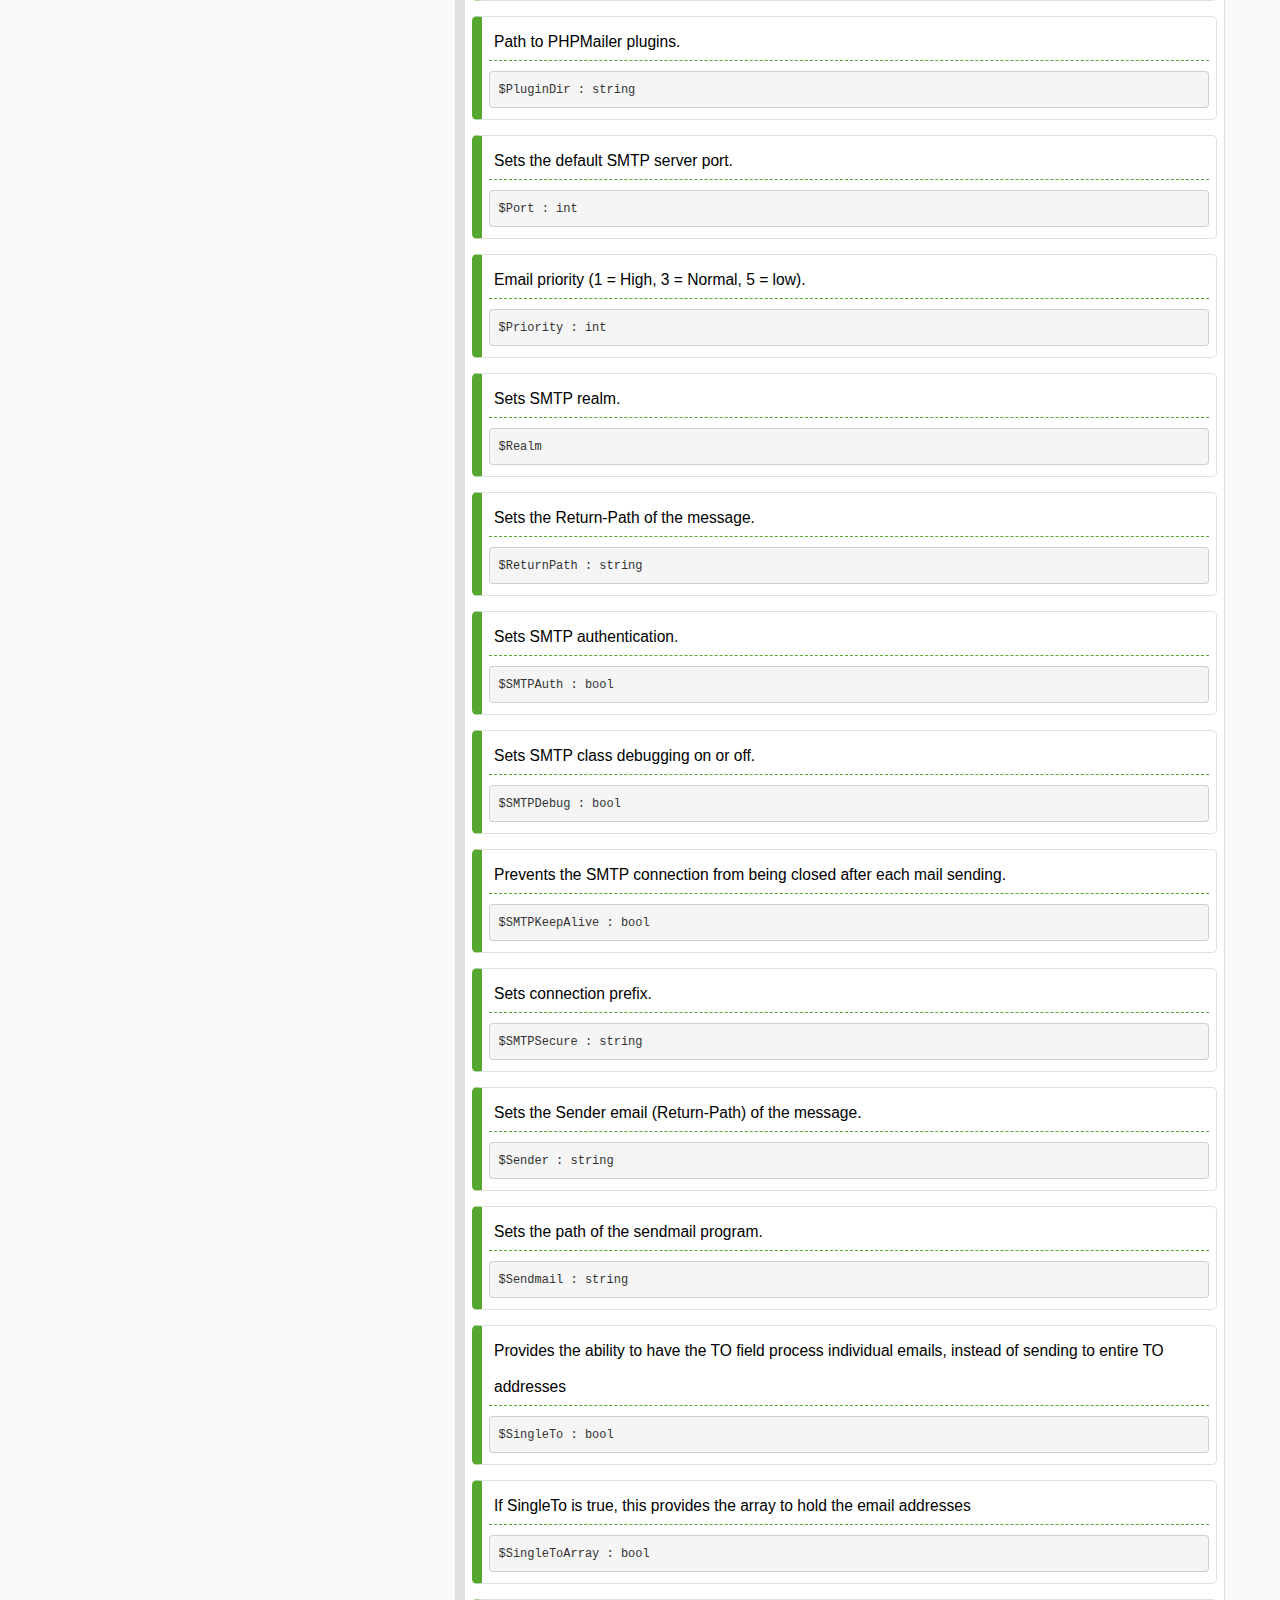
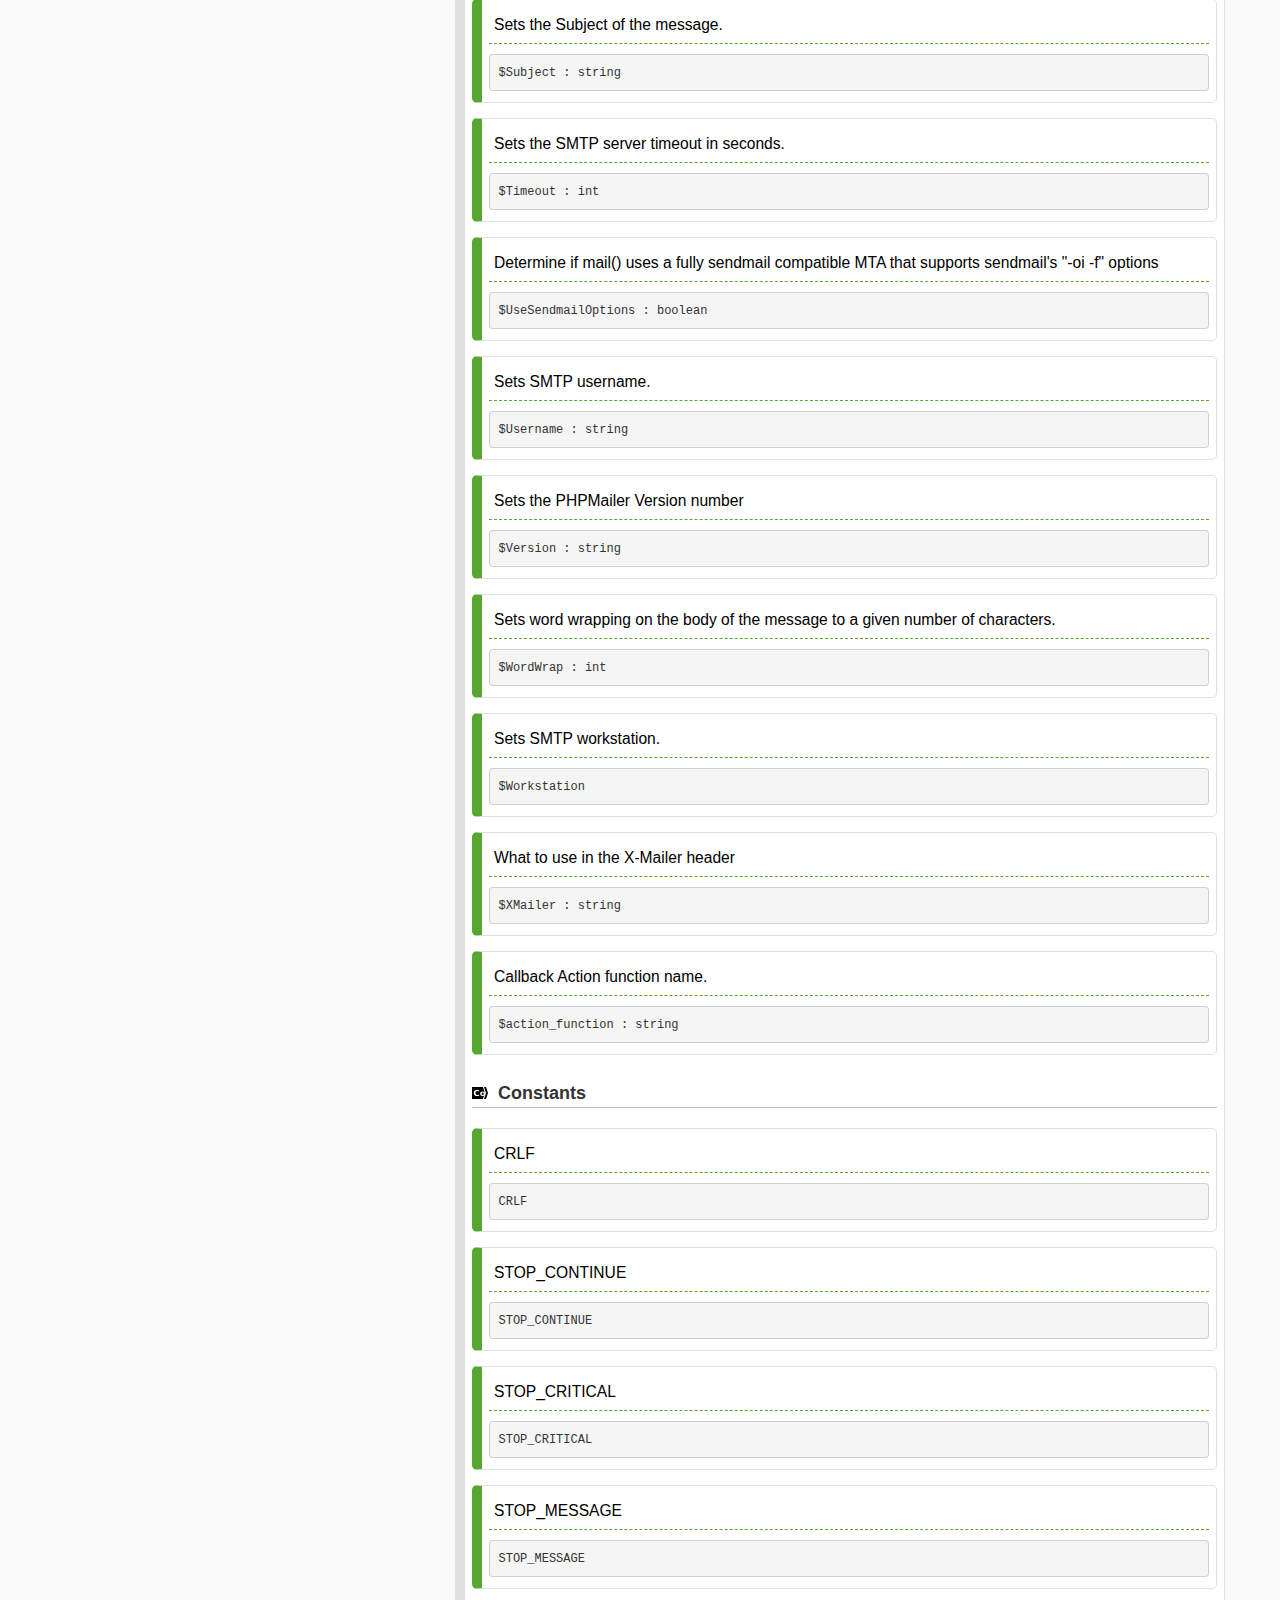
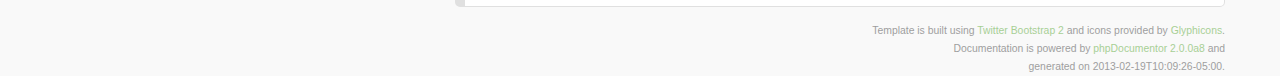
<file: src/mail/phpmailer/docs/phpdoc/classes/PHPMailer.html>
<!DOCTYPE html><html xmlns:date="http://exslt.org/dates-and-times" lang="en">
<head>
<meta http-equiv="Content-Type" content="text/html; charset=UTF-8">
<meta name="viewport" content="width=device-width; initial-scale=1.0; maximum-scale=1.0; user-scalable=0;">
<meta charset="utf-8">
<title>PHPMailer version 5.2.4 » \PHPMailer</title>
<meta name="author" content="Mike van Riel">
<meta name="description" content="">
<link href="../css/template.css" rel="stylesheet" media="all">
<script src="../js/jquery-1.7.1.min.js" type="text/javascript"></script><script src="../js/jquery-ui-1.8.2.custom.min.js" type="text/javascript"></script><script src="../js/jquery.mousewheel.min.js" type="text/javascript"></script><script src="../js/bootstrap.js" type="text/javascript"></script><script src="../js/template.js" type="text/javascript"></script><script src="../js/prettify/prettify.min.js" type="text/javascript"></script><link rel="shortcut icon" href="../img/favicon.ico">
<link rel="apple-touch-icon" href="../img/apple-touch-icon.png">
<link rel="apple-touch-icon" sizes="72x72" href="../img/apple-touch-icon-72x72.png">
<link rel="apple-touch-icon" sizes="114x114" href="../img/apple-touch-icon-114x114.png">
</head>
<body>
<div class="navbar navbar-fixed-top">
<div class="navbar-inner"><div class="container">
<a class="btn btn-navbar" data-toggle="collapse" data-target=".nav-collapse"><span class="icon-bar"></span><span class="icon-bar"></span><span class="icon-bar"></span></a><a class="brand" href="../index.html">PHPMailer version 5.2.4</a><div class="nav-collapse"><ul class="nav">
<li class="dropdown">
<a href="#api" class="dropdown-toggle" data-toggle="dropdown">
                                    API Documentation <b class="caret"></b></a><ul class="dropdown-menu"></ul>
</li>
<li class="dropdown" id="charts-menu">
<a href="#charts" class="dropdown-toggle" data-toggle="dropdown">
                                    Charts <b class="caret"></b></a><ul class="dropdown-menu"><li><a href="../graph_class.html"><i class="icon-list-alt"></i> Class hierarchy diagram</a></li></ul>
</li>
<li class="dropdown" id="reports-menu">
<a href="#reports" class="dropdown-toggle" data-toggle="dropdown">
                                    Reports <b class="caret"></b></a><ul class="dropdown-menu">
<li><a href="../errors.html"><i class="icon-remove-sign"></i> Errors 
                <span class="label label-info">22</span></a></li>
<li><a href="../markers.html"><i class="icon-map-marker"></i> Markers 
                <ul><li>todo 
                <span class="label label-info">2</span>
</li></ul></a></li>
<li><a href="../deprecated.html"><i class="icon-stop"></i> Deprecated elements 
                <span class="label label-info">0</span></a></li>
</ul>
</li>
</ul></div>
</div></div>
<div class="go_to_top"><a href="#___" style="color: inherit">Back to top  <i class="icon-upload icon-white"></i></a></div>
</div>
<div id="___" class="container">
<noscript><div class="alert alert-warning">
                            Javascript is disabled; several features are only available
                            if Javascript is enabled.
                        </div></noscript>
<div class="row">
<div class="span4">
<span class="btn-group visibility" data-toggle="buttons-checkbox"><button class="btn public active" title="Show public elements">Public</button><button class="btn protected" title="Show protected elements">Protected</button><button class="btn private" title="Show private elements">Private</button><button class="btn inherited active" title="Show inherited elements">Inherited</button></span><div class="btn-group view pull-right" data-toggle="buttons-radio">
<button class="btn details" title="Show descriptions and method names"><i class="icon-list"></i></button><button class="btn simple" title="Show only method names"><i class="icon-align-justify"></i></button>
</div>
<ul class="side-nav nav nav-list">
<li class="nav-header">
<i class="icon-custom icon-method"></i> Methods</li>
<li class="method public "><a href="#AddAddress" title='AddAddress :: Adds a "To" address.'><span class="description">Adds a "To" address.</span><pre>AddAddress()</pre></a></li>
<li class="method public "><a href="#AddAttachment" title="AddAttachment :: Adds an attachment from a path on the filesystem."><span class="description">Adds an attachment from a path on the filesystem.</span><pre>AddAttachment()</pre></a></li>
<li class="method public "><a href="#AddBCC" title='AddBCC :: Adds a "Bcc" address.'><span class="description">Adds a "Bcc" address.</span><pre>AddBCC()</pre></a></li>
<li class="method public "><a href="#AddCC" title='AddCC :: Adds a "Cc" address.'><span class="description">Adds a "Cc" address.</span><pre>AddCC()</pre></a></li>
<li class="method public "><a href="#AddCustomHeader" title="AddCustomHeader :: Adds a custom header."><span class="description">Adds a custom header.</span><pre>AddCustomHeader()</pre></a></li>
<li class="method public "><a href="#AddEmbeddedImage" title="AddEmbeddedImage :: Adds an embedded attachment."><span class="description">Adds an embedded attachment.</span><pre>AddEmbeddedImage()</pre></a></li>
<li class="method public "><a href="#AddReplyTo" title='AddReplyTo :: Adds a "Reply-to" address.'><span class="description">Adds a "Reply-to" address.</span><pre>AddReplyTo()</pre></a></li>
<li class="method public "><a href="#AddStringAttachment" title="AddStringAttachment :: Adds a string or binary attachment (non-filesystem) to the list."><span class="description">Adds a string or binary attachment (non-filesystem) to the list.</span><pre>AddStringAttachment()</pre></a></li>
<li class="method public "><a href="#AddStringEmbeddedImage" title="AddStringEmbeddedImage :: Adds an embedded stringified attachment."><span class="description">Adds an embedded stringified attachment.</span><pre>AddStringEmbeddedImage()</pre></a></li>
<li class="method public "><a href="#AddrAppend" title="AddrAppend :: Creates recipient headers."><span class="description">Creates recipient headers.</span><pre>AddrAppend()</pre></a></li>
<li class="method public "><a href="#AddrFormat" title="AddrFormat :: Formats an address correctly."><span class="description">Formats an address correctly.</span><pre>AddrFormat()</pre></a></li>
<li class="method public "><a href="#AlternativeExists" title="AlternativeExists :: Does this message have an alternative body set?"><span class="description">Does this message have an alternative body set?</span><pre>AlternativeExists()</pre></a></li>
<li class="method public "><a href="#AttachmentExists" title="AttachmentExists :: Returns true if an attachment (non-inline) is present."><span class="description">Returns true if an attachment (non-inline) is present.</span><pre>AttachmentExists()</pre></a></li>
<li class="method public "><a href="#Base64EncodeWrapMB" title="Base64EncodeWrapMB :: Correctly encodes and wraps long multibyte strings for mail headers
without breaking lines within a character."><span class="description">Correctly encodes and wraps long multibyte strings for mail headers
without breaking lines within a character.</span><pre>Base64EncodeWrapMB()</pre></a></li>
<li class="method public "><a href="#ClearAddresses" title="ClearAddresses :: Clears all recipients assigned in the TO array."><span class="description">Clears all recipients assigned in the TO array.</span><pre>ClearAddresses()</pre></a></li>
<li class="method public "><a href="#ClearAllRecipients" title="ClearAllRecipients :: Clears all recipients assigned in the TO, CC and BCC
array."><span class="description">Clears all recipients assigned in the TO, CC and BCC
array.</span><pre>ClearAllRecipients()</pre></a></li>
<li class="method public "><a href="#ClearAttachments" title="ClearAttachments :: Clears all previously set filesystem, string, and binary
attachments."><span class="description">Clears all previously set filesystem, string, and binary
attachments.</span><pre>ClearAttachments()</pre></a></li>
<li class="method public "><a href="#ClearBCCs" title="ClearBCCs :: Clears all recipients assigned in the BCC array."><span class="description">Clears all recipients assigned in the BCC array.</span><pre>ClearBCCs()</pre></a></li>
<li class="method public "><a href="#ClearCCs" title="ClearCCs :: Clears all recipients assigned in the CC array."><span class="description">Clears all recipients assigned in the CC array.</span><pre>ClearCCs()</pre></a></li>
<li class="method public "><a href="#ClearCustomHeaders" title="ClearCustomHeaders :: Clears all custom headers."><span class="description">Clears all custom headers.</span><pre>ClearCustomHeaders()</pre></a></li>
<li class="method public "><a href="#ClearReplyTos" title="ClearReplyTos :: Clears all recipients assigned in the ReplyTo array."><span class="description">Clears all recipients assigned in the ReplyTo array.</span><pre>ClearReplyTos()</pre></a></li>
<li class="method public "><a href="#CreateBody" title="CreateBody :: Assembles the message body."><span class="description">Assembles the message body.</span><pre>CreateBody()</pre></a></li>
<li class="method public "><a href="#CreateHeader" title="CreateHeader :: Assembles message header."><span class="description">Assembles message header.</span><pre>CreateHeader()</pre></a></li>
<li class="method public "><a href="#DKIM_Add" title="DKIM_Add :: Create the DKIM header, body, as new header"><span class="description">Create the DKIM header, body, as new header</span><pre>DKIM_Add()</pre></a></li>
<li class="method public "><a href="#DKIM_BodyC" title="DKIM_BodyC :: Generate DKIM Canonicalization Body"><span class="description">Generate DKIM Canonicalization Body</span><pre>DKIM_BodyC()</pre></a></li>
<li class="method public "><a href="#DKIM_HeaderC" title="DKIM_HeaderC :: Generate DKIM Canonicalization Header"><span class="description">Generate DKIM Canonicalization Header</span><pre>DKIM_HeaderC()</pre></a></li>
<li class="method public "><a href="#DKIM_QP" title="DKIM_QP :: Set the private key file and password to sign the message."><span class="description">Set the private key file and password to sign the message.</span><pre>DKIM_QP()</pre></a></li>
<li class="method public "><a href="#DKIM_Sign" title="DKIM_Sign :: Generate DKIM signature"><span class="description">Generate DKIM signature</span><pre>DKIM_Sign()</pre></a></li>
<li class="method public "><a href="#EncodeHeader" title="EncodeHeader :: Encode a header string to best (shortest) of Q, B, quoted or none."><span class="description">Encode a header string to best (shortest) of Q, B, quoted or none.</span><pre>EncodeHeader()</pre></a></li>
<li class="method public "><a href="#EncodeQ" title="EncodeQ :: Encode string to q encoding."><span class="description">Encode string to q encoding.</span><pre>EncodeQ()</pre></a></li>
<li class="method public "><a href="#EncodeQP" title="EncodeQP :: Encode string to RFC2045 (6.7) quoted-printable format
Uses a PHP5 stream filter to do the encoding about 64x faster than the old version
Also results in same content as you started with after decoding"><span class="description">Encode string to RFC2045 (6.7) quoted-printable format
Uses a PHP5 stream filter to do the encoding about 64x faster than the old version
Also results in same content as you started with after decoding</span><pre>EncodeQP()</pre></a></li>
<li class="method public "><a href="#EncodeString" title="EncodeString :: Encodes string to requested format."><span class="description">Encodes string to requested format.</span><pre>EncodeString()</pre></a></li>
<li class="method public "><a href="#FixEOL" title="FixEOL :: Changes every end of line from CRLF, CR or LF to $this-&gt;LE."><span class="description">Changes every end of line from CRLF, CR or LF to $this-&gt;LE.</span><pre>FixEOL()</pre></a></li>
<li class="method public "><a href="#GetAttachments" title="GetAttachments :: Return the current array of attachments"><span class="description">Return the current array of attachments</span><pre>GetAttachments()</pre></a></li>
<li class="method public "><a href="#GetMailMIME" title="GetMailMIME :: Returns the message MIME."><span class="description">Returns the message MIME.</span><pre>GetMailMIME()</pre></a></li>
<li class="method public "><a href="#GetSentMIMEMessage" title="GetSentMIMEMessage :: Returns the MIME message (headers and body)."><span class="description">Returns the MIME message (headers and body).</span><pre>GetSentMIMEMessage()</pre></a></li>
<li class="method public "><a href="#GetTranslations" title="GetTranslations :: Return the current array of language strings"><span class="description">Return the current array of language strings</span><pre>GetTranslations()</pre></a></li>
<li class="method public "><a href="#HasMultiBytes" title="HasMultiBytes :: Checks if a string contains multibyte characters."><span class="description">Checks if a string contains multibyte characters.</span><pre>HasMultiBytes()</pre></a></li>
<li class="method public "><a href="#HeaderLine" title="HeaderLine :: Returns a formatted header line."><span class="description">Returns a formatted header line.</span><pre>HeaderLine()</pre></a></li>
<li class="method public "><a href="#InlineImageExists" title="InlineImageExists :: Returns true if an inline attachment is present."><span class="description">Returns true if an inline attachment is present.</span><pre>InlineImageExists()</pre></a></li>
<li class="method public "><a href="#IsError" title="IsError :: Returns true if an error occurred."><span class="description">Returns true if an error occurred.</span><pre>IsError()</pre></a></li>
<li class="method public "><a href="#IsHTML" title="IsHTML :: Sets message type to HTML."><span class="description">Sets message type to HTML.</span><pre>IsHTML()</pre></a></li>
<li class="method public "><a href="#IsMail" title="IsMail :: Sets Mailer to send message using PHP mail() function."><span class="description">Sets Mailer to send message using PHP mail() function.</span><pre>IsMail()</pre></a></li>
<li class="method public "><a href="#IsQmail" title="IsQmail :: Sets Mailer to send message using the qmail MTA."><span class="description">Sets Mailer to send message using the qmail MTA.</span><pre>IsQmail()</pre></a></li>
<li class="method public "><a href="#IsSMTP" title="IsSMTP :: Sets Mailer to send message using SMTP."><span class="description">Sets Mailer to send message using SMTP.</span><pre>IsSMTP()</pre></a></li>
<li class="method public "><a href="#IsSendmail" title="IsSendmail :: Sets Mailer to send message using the $Sendmail program."><span class="description">Sets Mailer to send message using the $Sendmail program.</span><pre>IsSendmail()</pre></a></li>
<li class="method public "><a href="#MsgHTML" title="MsgHTML :: Evaluates the message and returns modifications for inline images and backgrounds"><span class="description">Evaluates the message and returns modifications for inline images and backgrounds</span><pre>MsgHTML()</pre></a></li>
<li class="method public "><a href="#PostSend" title="PostSend :: Actual Email transport function
Send the email via the selected mechanism"><span class="description">Actual Email transport function
Send the email via the selected mechanism</span><pre>PostSend()</pre></a></li>
<li class="method public "><a href="#PreSend" title="PreSend :: Prep mail by constructing all message entities"><span class="description">Prep mail by constructing all message entities</span><pre>PreSend()</pre></a></li>
<li class="method public "><a href="#RFCDate" title="RFCDate :: Returns the proper RFC 822 formatted date."><span class="description">Returns the proper RFC 822 formatted date.</span><pre>RFCDate()</pre></a></li>
<li class="method public "><a href="#SecureHeader" title="SecureHeader :: Strips newlines to prevent header injection."><span class="description">Strips newlines to prevent header injection.</span><pre>SecureHeader()</pre></a></li>
<li class="method public "><a href="#Send" title="Send :: Creates message and assigns Mailer."><span class="description">Creates message and assigns Mailer.</span><pre>Send()</pre></a></li>
<li class="method public "><a href="#SetFrom" title="SetFrom :: Set the From and FromName properties"><span class="description">Set the From and FromName properties</span><pre>SetFrom()</pre></a></li>
<li class="method public "><a href="#SetLanguage" title="SetLanguage :: Sets the language for all class error messages."><span class="description">Sets the language for all class error messages.</span><pre>SetLanguage()</pre></a></li>
<li class="method public "><a href="#SetWordWrap" title="SetWordWrap :: Set the body wrapping."><span class="description">Set the body wrapping.</span><pre>SetWordWrap()</pre></a></li>
<li class="method public "><a href="#Sign" title="Sign :: Set the private key file and password to sign the message."><span class="description">Set the private key file and password to sign the message.</span><pre>Sign()</pre></a></li>
<li class="method public "><a href="#SmtpClose" title="SmtpClose :: Closes the active SMTP session if one exists."><span class="description">Closes the active SMTP session if one exists.</span><pre>SmtpClose()</pre></a></li>
<li class="method public "><a href="#SmtpConnect" title="SmtpConnect :: Initiates a connection to an SMTP server."><span class="description">Initiates a connection to an SMTP server.</span><pre>SmtpConnect()</pre></a></li>
<li class="method public "><a href="#TextLine" title="TextLine :: Returns a formatted mail line."><span class="description">Returns a formatted mail line.</span><pre>TextLine()</pre></a></li>
<li class="method public "><a href="#UTF8CharBoundary" title="UTF8CharBoundary :: Finds last character boundary prior to maxLength in a utf-8
quoted (printable) encoded string."><span class="description">Finds last character boundary prior to maxLength in a utf-8
quoted (printable) encoded string.</span><pre>UTF8CharBoundary()</pre></a></li>
<li class="method public "><a href="#ValidateAddress" title="ValidateAddress :: Check that a string looks roughly like an email address should
Static so it can be used without instantiation, public so people can overload
Conforms to RFC5322: Uses *correct* regex on which FILTER_VALIDATE_EMAIL is
based; So why not use FILTER_VALIDATE_EMAIL? Because it was broken to
not allow a@b type valid addresses :(
Some Versions of PHP break on the regex though, likely due to PCRE, so use
the older validation method for those users."><span class="description">Check that a string looks roughly like an email address should
Static so it can be used without instantiation, public so people can overload
Conforms to RFC5322: Uses *correct* regex on which FILTER_VALIDATE_EMAIL is
based; So why not use FILTER_VALIDATE_EMAIL? Because it was broken to
not allow a@b type valid addresses :(
Some Versions of PHP break on the regex though, likely due to PCRE, so use
the older validation method for those users.</span><pre>ValidateAddress()</pre></a></li>
<li class="method public "><a href="#WrapText" title="WrapText :: Wraps message for use with mailers that do not
automatically perform wrapping and for quoted-printable."><span class="description">Wraps message for use with mailers that do not
automatically perform wrapping and for quoted-printable.</span><pre>WrapText()</pre></a></li>
<li class="method public "><a href="#__construct" title="__construct :: Constructor"><span class="description">Constructor</span><pre>__construct()</pre></a></li>
<li class="method public "><a href="#_mime_types" title="_mime_types :: Gets the MIME type of the embedded or inline image"><span class="description">Gets the MIME type of the embedded or inline image</span><pre>_mime_types()</pre></a></li>
<li class="method public "><a href="#set" title="set :: Set (or reset) Class Objects (variables)"><span class="description">Set (or reset) Class Objects (variables)</span><pre>set()</pre></a></li>
<li class="nav-header protected">» Protected</li>
<li class="method protected "><a href="#AddAnAddress" title="AddAnAddress :: Adds an address to one of the recipient arrays
Addresses that have been added already return false, but do not throw exceptions"><span class="description">Adds an address to one of the recipient arrays
Addresses that have been added already return false, but do not throw exceptions</span><pre>AddAnAddress()</pre></a></li>
<li class="method protected "><a href="#AttachAll" title="AttachAll :: Attaches all fs, string, and binary attachments to the message."><span class="description">Attaches all fs, string, and binary attachments to the message.</span><pre>AttachAll()</pre></a></li>
<li class="method protected "><a href="#EncodeFile" title="EncodeFile :: Encodes attachment in requested format."><span class="description">Encodes attachment in requested format.</span><pre>EncodeFile()</pre></a></li>
<li class="method protected "><a href="#EndBoundary" title="EndBoundary :: Returns the end of a message boundary."><span class="description">Returns the end of a message boundary.</span><pre>EndBoundary()</pre></a></li>
<li class="method protected "><a href="#GetBoundary" title="GetBoundary :: Returns the start of a message boundary."><span class="description">Returns the start of a message boundary.</span><pre>GetBoundary()</pre></a></li>
<li class="method protected "><a href="#Lang" title="Lang :: Returns a message in the appropriate language."><span class="description">Returns a message in the appropriate language.</span><pre>Lang()</pre></a></li>
<li class="method protected "><a href="#MailSend" title="MailSend :: Sends mail using the PHP mail() function."><span class="description">Sends mail using the PHP mail() function.</span><pre>MailSend()</pre></a></li>
<li class="method protected "><a href="#SendmailSend" title="SendmailSend :: Sends mail using the $Sendmail program."><span class="description">Sends mail using the $Sendmail program.</span><pre>SendmailSend()</pre></a></li>
<li class="method protected "><a href="#ServerHostname" title="ServerHostname :: Returns the server hostname or 'localhost.localdomain' if unknown."><span class="description">Returns the server hostname or 'localhost.localdomain' if unknown.</span><pre>ServerHostname()</pre></a></li>
<li class="method protected "><a href="#SetError" title="SetError :: Adds the error message to the error container."><span class="description">Adds the error message to the error container.</span><pre>SetError()</pre></a></li>
<li class="method protected "><a href="#SetMessageType" title="SetMessageType :: Sets the message type."><span class="description">Sets the message type.</span><pre>SetMessageType()</pre></a></li>
<li class="method protected "><a href="#SmtpSend" title="SmtpSend :: Sends mail via SMTP using PhpSMTP
Returns false if there is a bad MAIL FROM, RCPT, or DATA input."><span class="description">Sends mail via SMTP using PhpSMTP
Returns false if there is a bad MAIL FROM, RCPT, or DATA input.</span><pre>SmtpSend()</pre></a></li>
<li class="method protected "><a href="#doCallback" title="doCallback :: Perform callback"><span class="description">Perform callback</span><pre>doCallback()</pre></a></li>
<li class="nav-header private">» Private</li>
<li class="method private "><a href="#edebug" title="edebug :: Outputs debugging info via user-defined method"><span class="description">Outputs debugging info via user-defined method</span><pre>edebug()</pre></a></li>
<li class="method private "><a href="#mail_passthru" title="mail_passthru :: Calls actual mail() function, but in a safe_mode aware fashion
Also, unless sendmail_path points to sendmail (or something that
claims to be sendmail), don't pass params (not a perfect fix,
but it will do)"><span class="description">Calls actual mail() function, but in a safe_mode aware fashion
Also, unless sendmail_path points to sendmail (or something that
claims to be sendmail), don't pass params (not a perfect fix,
but it will do)</span><pre>mail_passthru()</pre></a></li>
<li class="nav-header">
<i class="icon-custom icon-property"></i> Properties</li>
<li class="property public "><a href="#%24AltBody" title="$AltBody :: Sets the text-only body of the message."><span class="description">Sets the text-only body of the message.</span><pre>$AltBody</pre></a></li>
<li class="property public "><a href="#%24AuthType" title="$AuthType :: Sets SMTP auth type."><span class="description">Sets SMTP auth type.</span><pre>$AuthType</pre></a></li>
<li class="property public "><a href="#%24Body" title="$Body :: Sets the Body of the message."><span class="description">Sets the Body of the message.</span><pre>$Body</pre></a></li>
<li class="property public "><a href="#%24CharSet" title="$CharSet :: Sets the CharSet of the message."><span class="description">Sets the CharSet of the message.</span><pre>$CharSet</pre></a></li>
<li class="property public "><a href="#%24ConfirmReadingTo" title="$ConfirmReadingTo :: Sets the email address that a reading confirmation will be sent."><span class="description">Sets the email address that a reading confirmation will be sent.</span><pre>$ConfirmReadingTo</pre></a></li>
<li class="property public "><a href="#%24ContentType" title="$ContentType :: Sets the Content-type of the message."><span class="description">Sets the Content-type of the message.</span><pre>$ContentType</pre></a></li>
<li class="property public "><a href="#%24DKIM_domain" title="$DKIM_domain :: Used with DKIM Singing
required if DKIM is enabled, in format of email address 'domain.com'"><span class="description">Used with DKIM Singing
required if DKIM is enabled, in format of email address 'domain.com'</span><pre>$DKIM_domain</pre></a></li>
<li class="property public "><a href="#%24DKIM_identity" title="$DKIM_identity :: Used with DKIM Signing
required if DKIM is enabled, in format of email address 'you@yourdomain.com' typically used as the source of the email"><span class="description">Used with DKIM Signing
required if DKIM is enabled, in format of email address 'you@yourdomain.com' typically used as the source of the email</span><pre>$DKIM_identity</pre></a></li>
<li class="property public "><a href="#%24DKIM_passphrase" title="$DKIM_passphrase :: Used with DKIM Signing
optional parameter if your private key requires a passphras"><span class="description">Used with DKIM Signing
optional parameter if your private key requires a passphras</span><pre>$DKIM_passphrase</pre></a></li>
<li class="property public "><a href="#%24DKIM_private" title="$DKIM_private :: Used with DKIM Signing
required if DKIM is enabled, path to private key file"><span class="description">Used with DKIM Signing
required if DKIM is enabled, path to private key file</span><pre>$DKIM_private</pre></a></li>
<li class="property public "><a href="#%24DKIM_selector" title="$DKIM_selector :: Used with DKIM Signing
required parameter if DKIM is enabled"><span class="description">Used with DKIM Signing
required parameter if DKIM is enabled</span><pre>$DKIM_selector</pre></a></li>
<li class="property public "><a href="#%24Debugoutput" title="$Debugoutput :: Sets the function/method to use for debugging output."><span class="description">Sets the function/method to use for debugging output.</span><pre>$Debugoutput</pre></a></li>
<li class="property public "><a href="#%24Encoding" title="$Encoding :: Sets the Encoding of the message."><span class="description">Sets the Encoding of the message.</span><pre>$Encoding</pre></a></li>
<li class="property public "><a href="#%24ErrorInfo" title="$ErrorInfo :: Holds the most recent mailer error message."><span class="description">Holds the most recent mailer error message.</span><pre>$ErrorInfo</pre></a></li>
<li class="property public "><a href="#%24From" title="$From :: Sets the From email address for the message."><span class="description">Sets the From email address for the message.</span><pre>$From</pre></a></li>
<li class="property public "><a href="#%24FromName" title="$FromName :: Sets the From name of the message."><span class="description">Sets the From name of the message.</span><pre>$FromName</pre></a></li>
<li class="property public "><a href="#%24Helo" title="$Helo :: Sets the SMTP HELO of the message (Default is $Hostname)."><span class="description">Sets the SMTP HELO of the message (Default is $Hostname).</span><pre>$Helo</pre></a></li>
<li class="property public "><a href="#%24Host" title="$Host :: Sets the SMTP hosts."><span class="description">Sets the SMTP hosts.</span><pre>$Host</pre></a></li>
<li class="property public "><a href="#%24Hostname" title="$Hostname :: Sets the hostname to use in Message-Id and Received headers
and as default HELO string."><span class="description">Sets the hostname to use in Message-Id and Received headers
and as default HELO string.</span><pre>$Hostname</pre></a></li>
<li class="property public "><a href="#%24LE" title="$LE :: Provides the ability to change the generic line ending
NOTE: The default remains '\n'."><span class="description">Provides the ability to change the generic line ending
NOTE: The default remains '\n'.</span><pre>$LE</pre></a></li>
<li class="property public "><a href="#%24Mailer" title='$Mailer :: Method to send mail: ("mail", "sendmail", or "smtp").'><span class="description">Method to send mail: ("mail", "sendmail", or "smtp").</span><pre>$Mailer</pre></a></li>
<li class="property public "><a href="#%24MessageDate" title="$MessageDate :: Sets the message Date to be used in the Date header."><span class="description">Sets the message Date to be used in the Date header.</span><pre>$MessageDate</pre></a></li>
<li class="property public "><a href="#%24MessageID" title="$MessageID :: Sets the message ID to be used in the Message-Id header."><span class="description">Sets the message ID to be used in the Message-Id header.</span><pre>$MessageID</pre></a></li>
<li class="property public "><a href="#%24Password" title="$Password :: Sets SMTP password."><span class="description">Sets SMTP password.</span><pre>$Password</pre></a></li>
<li class="property public "><a href="#%24PluginDir" title="$PluginDir :: Path to PHPMailer plugins."><span class="description">Path to PHPMailer plugins.</span><pre>$PluginDir</pre></a></li>
<li class="property public "><a href="#%24Port" title="$Port :: Sets the default SMTP server port."><span class="description">Sets the default SMTP server port.</span><pre>$Port</pre></a></li>
<li class="property public "><a href="#%24Priority" title="$Priority :: Email priority (1 = High, 3 = Normal, 5 = low)."><span class="description">Email priority (1 = High, 3 = Normal, 5 = low).</span><pre>$Priority</pre></a></li>
<li class="property public "><a href="#%24Realm" title="$Realm :: Sets SMTP realm."><span class="description">Sets SMTP realm.</span><pre>$Realm</pre></a></li>
<li class="property public "><a href="#%24ReturnPath" title="$ReturnPath :: Sets the Return-Path of the message."><span class="description">Sets the Return-Path of the message.</span><pre>$ReturnPath</pre></a></li>
<li class="property public "><a href="#%24SMTPAuth" title="$SMTPAuth :: Sets SMTP authentication."><span class="description">Sets SMTP authentication.</span><pre>$SMTPAuth</pre></a></li>
<li class="property public "><a href="#%24SMTPDebug" title="$SMTPDebug :: Sets SMTP class debugging on or off."><span class="description">Sets SMTP class debugging on or off.</span><pre>$SMTPDebug</pre></a></li>
<li class="property public "><a href="#%24SMTPKeepAlive" title="$SMTPKeepAlive :: Prevents the SMTP connection from being closed after each mail
sending."><span class="description">Prevents the SMTP connection from being closed after each mail
sending.</span><pre>$SMTPKeepAlive</pre></a></li>
<li class="property public "><a href="#%24SMTPSecure" title="$SMTPSecure :: Sets connection prefix."><span class="description">Sets connection prefix.</span><pre>$SMTPSecure</pre></a></li>
<li class="property public "><a href="#%24Sender" title="$Sender :: Sets the Sender email (Return-Path) of the message."><span class="description">Sets the Sender email (Return-Path) of the message.</span><pre>$Sender</pre></a></li>
<li class="property public "><a href="#%24Sendmail" title="$Sendmail :: Sets the path of the sendmail program."><span class="description">Sets the path of the sendmail program.</span><pre>$Sendmail</pre></a></li>
<li class="property public "><a href="#%24SingleTo" title="$SingleTo :: Provides the ability to have the TO field process individual
emails, instead of sending to entire TO addresses"><span class="description">Provides the ability to have the TO field process individual
emails, instead of sending to entire TO addresses</span><pre>$SingleTo</pre></a></li>
<li class="property public "><a href="#%24SingleToArray" title="$SingleToArray :: If SingleTo is true, this provides the array to hold the email addresses"><span class="description">If SingleTo is true, this provides the array to hold the email addresses</span><pre>$SingleToArray</pre></a></li>
<li class="property public "><a href="#%24Subject" title="$Subject :: Sets the Subject of the message."><span class="description">Sets the Subject of the message.</span><pre>$Subject</pre></a></li>
<li class="property public "><a href="#%24Timeout" title="$Timeout :: Sets the SMTP server timeout in seconds."><span class="description">Sets the SMTP server timeout in seconds.</span><pre>$Timeout</pre></a></li>
<li class="property public "><a href="#%24UseSendmailOptions" title="$UseSendmailOptions :: Determine if mail() uses a fully sendmail compatible MTA that
supports sendmail's &quot;-oi -f&quot; options"><span class="description">Determine if mail() uses a fully sendmail compatible MTA that
supports sendmail's "-oi -f" options</span><pre>$UseSendmailOptions</pre></a></li>
<li class="property public "><a href="#%24Username" title="$Username :: Sets SMTP username."><span class="description">Sets SMTP username.</span><pre>$Username</pre></a></li>
<li class="property public "><a href="#%24Version" title="$Version :: Sets the PHPMailer Version number"><span class="description">Sets the PHPMailer Version number</span><pre>$Version</pre></a></li>
<li class="property public "><a href="#%24WordWrap" title="$WordWrap :: Sets word wrapping on the body of the message to a given number of
characters."><span class="description">Sets word wrapping on the body of the message to a given number of
characters.</span><pre>$WordWrap</pre></a></li>
<li class="property public "><a href="#%24Workstation" title="$Workstation :: Sets SMTP workstation."><span class="description">Sets SMTP workstation.</span><pre>$Workstation</pre></a></li>
<li class="property public "><a href="#%24XMailer" title="$XMailer :: What to use in the X-Mailer header"><span class="description">What to use in the X-Mailer header</span><pre>$XMailer</pre></a></li>
<li class="property public "><a href="#%24action_function" title="$action_function :: Callback Action function name."><span class="description">Callback Action function name.</span><pre>$action_function</pre></a></li>
<li class="nav-header protected">» Protected</li>
<li class="property protected "><a href="#%24CustomHeader" title="$CustomHeader :: "><span class="description">&lt;p&gt;An array of custom headers&lt;/p&gt;</span><pre>$CustomHeader</pre></a></li>
<li class="property protected "><a href="#%24MIMEBody" title="$MIMEBody :: Stores the complete compiled MIME message body."><span class="description">Stores the complete compiled MIME message body.</span><pre>$MIMEBody</pre></a></li>
<li class="property protected "><a href="#%24MIMEHeader" title="$MIMEHeader :: Stores the complete compiled MIME message headers."><span class="description">Stores the complete compiled MIME message headers.</span><pre>$MIMEHeader</pre></a></li>
<li class="property protected "><a href="#%24ReplyTo" title="$ReplyTo :: "><span class="description">&lt;p&gt;An array of reply-to name and address&lt;/p&gt;
</span><pre>$ReplyTo</pre></a></li>
<li class="property protected "><a href="#%24all_recipients" title="$all_recipients :: "><span class="description">&lt;p&gt;An array of all kinds of addresses: to, cc, bcc, replyto&lt;/p&gt;</span><pre>$all_recipients</pre></a></li>
<li class="property protected "><a href="#%24attachment" title="$attachment :: "><span class="description">&lt;p&gt;An array of attachments&lt;/p&gt;</span><pre>$attachment</pre></a></li>
<li class="property protected "><a href="#%24bcc" title="$bcc :: "><span class="description">&lt;p&gt;An array of 'bcc' addresses&lt;/p&gt;
</span><pre>$bcc</pre></a></li>
<li class="property protected "><a href="#%24boundary" title="$boundary :: "><span class="description">&lt;p&gt;An array of MIME boundary strings&lt;/p&gt;</span><pre>$boundary</pre></a></li>
<li class="property protected "><a href="#%24cc" title="$cc :: "><span class="description">&lt;p&gt;An array of 'cc' addresses&lt;/p&gt;
</span><pre>$cc</pre></a></li>
<li class="property protected "><a href="#%24error_count" title="$error_count :: "><span class="description">&lt;p&gt;The number of errors encountered&lt;/p&gt;</span><pre>$error_count</pre></a></li>
<li class="property protected "><a href="#%24exceptions" title="$exceptions :: "><span class="description">&lt;p&gt;Whether to throw exceptions for errors&lt;/p&gt;</span><pre>$exceptions</pre></a></li>
<li class="property protected "><a href="#%24language" title="$language :: "><span class="description">&lt;p&gt;An array of available languages&lt;/p&gt;</span><pre>$language</pre></a></li>
<li class="property protected "><a href="#%24mailHeader" title="$mailHeader :: Stores the extra header list which CreateHeader() doesn't fold in"><span class="description">Stores the extra header list which CreateHeader() doesn't fold in</span><pre>$mailHeader</pre></a></li>
<li class="property protected "><a href="#%24message_type" title="$message_type :: "><span class="description">&lt;p&gt;The message's MIME type&lt;/p&gt;
</span><pre>$message_type</pre></a></li>
<li class="property protected "><a href="#%24sign_cert_file" title="$sign_cert_file :: "><span class="description">&lt;p&gt;The filename of a DKIM certificate file&lt;/p&gt;</span><pre>$sign_cert_file</pre></a></li>
<li class="property protected "><a href="#%24sign_key_file" title="$sign_key_file :: "><span class="description">&lt;p&gt;The filename of a DKIM key file&lt;/p&gt;</span><pre>$sign_key_file</pre></a></li>
<li class="property protected "><a href="#%24sign_key_pass" title="$sign_key_pass :: "><span class="description">&lt;p&gt;The password of a DKIM key&lt;/p&gt;</span><pre>$sign_key_pass</pre></a></li>
<li class="property protected "><a href="#%24smtp" title="$smtp :: "><span class="description">&lt;p&gt;An instance of the SMTP sender class&lt;/p&gt;</span><pre>$smtp</pre></a></li>
<li class="property protected "><a href="#%24to" title="$to :: "><span class="description">&lt;p&gt;An array of 'to' addresses&lt;/p&gt;
</span><pre>$to</pre></a></li>
<li class="nav-header">
<i class="icon-custom icon-constant"></i> Constants</li>
<li class="constant  "><a href="#CRLF" title="CRLF :: "><span class="description">CRLF</span><pre>CRLF</pre></a></li>
<li class="constant  "><a href="#STOP_CONTINUE" title="STOP_CONTINUE :: "><span class="description">STOP_CONTINUE</span><pre>STOP_CONTINUE</pre></a></li>
<li class="constant  "><a href="#STOP_CRITICAL" title="STOP_CRITICAL :: "><span class="description">STOP_CRITICAL</span><pre>STOP_CRITICAL</pre></a></li>
<li class="constant  "><a href="#STOP_MESSAGE" title="STOP_MESSAGE :: "><span class="description">STOP_MESSAGE</span><pre>STOP_MESSAGE</pre></a></li>
</ul>
</div>
<div class="span8">
<a name="%5CPHPMailer" id="\PHPMailer"></a><ul class="breadcrumb">
<li>
<a href="../index.html"><i class="icon-custom icon-class"></i></a><span class="divider">\</span>
</li>
<li><a href="../namespaces/global.html">global</a></li>
<li class="active">
<span class="divider">\</span><a href="../classes/PHPMailer.html">PHPMailer</a>
</li>
</ul>
<div href="../classes/PHPMailer.html" class="element class">
<p class="short_description">PHP email creation and transport class</p>
<div class="details">
<p class="long_description"></p>
<table class="table table-bordered"><tr>
<th>package</th>
<td><a href="../packages/PHPMailer.html">PHPMailer</a></td>
</tr></table>
<h3>
<i class="icon-custom icon-method"></i> Methods</h3>
<a name="AddAddress" id="AddAddress"></a><div class="element clickable method public AddAddress" data-toggle="collapse" data-target=".AddAddress .collapse">
<h2>Adds a "To" address.</h2>
<pre>AddAddress(string $address, string $name) : boolean</pre>
<div class="labels"></div>
<div class="row collapse"><div class="detail-description">
<p class="long_description"></p>
<h3>Parameters</h3>
<div class="subelement argument">
<h4>$address</h4>
<code>string</code>
</div>
<div class="subelement argument">
<h4>$name</h4>
<code>string</code>
</div>
<h3>Returns</h3>
<div class="subelement response">
<code>boolean</code>true on success, false if address already used</div>
</div></div>
</div>
<a name="AddAttachment" id="AddAttachment"></a><div class="element clickable method public AddAttachment" data-toggle="collapse" data-target=".AddAttachment .collapse">
<h2>Adds an attachment from a path on the filesystem.</h2>
<pre>AddAttachment(string $path, string $name, string $encoding, string $type) : bool</pre>
<div class="labels"></div>
<div class="row collapse"><div class="detail-description">
<p class="long_description"><p>Returns false if the file could not be found
or accessed.</p></p>
<h3>Parameters</h3>
<div class="subelement argument">
<h4>$path</h4>
<code>string</code><p>Path to the attachment.</p></div>
<div class="subelement argument">
<h4>$name</h4>
<code>string</code><p>Overrides the attachment name.</p></div>
<div class="subelement argument">
<h4>$encoding</h4>
<code>string</code><p>File encoding (see $Encoding).</p>
</div>
<div class="subelement argument">
<h4>$type</h4>
<code>string</code><p>File extension (MIME) type.</p>
</div>
<h3>Exceptions</h3>
<table class="table table-bordered"><tr>
<th><code><a href="../classes/phpmailerException.html">\phpmailerException</a></code></th>
<td></td>
</tr></table>
<h3>Returns</h3>
<div class="subelement response"><code>bool</code></div>
</div></div>
</div>
<a name="AddBCC" id="AddBCC"></a><div class="element clickable method public AddBCC" data-toggle="collapse" data-target=".AddBCC .collapse">
<h2>Adds a "Bcc" address.</h2>
<pre>AddBCC(string $address, string $name) : boolean</pre>
<div class="labels"></div>
<div class="row collapse"><div class="detail-description">
<p class="long_description"><p>Note: this function works with the SMTP mailer on win32, not with the "mail" mailer.</p></p>
<h3>Parameters</h3>
<div class="subelement argument">
<h4>$address</h4>
<code>string</code>
</div>
<div class="subelement argument">
<h4>$name</h4>
<code>string</code>
</div>
<h3>Returns</h3>
<div class="subelement response">
<code>boolean</code>true on success, false if address already used</div>
</div></div>
</div>
<a name="AddCC" id="AddCC"></a><div class="element clickable method public AddCC" data-toggle="collapse" data-target=".AddCC .collapse">
<h2>Adds a "Cc" address.</h2>
<pre>AddCC(string $address, string $name) : boolean</pre>
<div class="labels"></div>
<div class="row collapse"><div class="detail-description">
<p class="long_description"><p>Note: this function works with the SMTP mailer on win32, not with the "mail" mailer.</p></p>
<h3>Parameters</h3>
<div class="subelement argument">
<h4>$address</h4>
<code>string</code>
</div>
<div class="subelement argument">
<h4>$name</h4>
<code>string</code>
</div>
<h3>Returns</h3>
<div class="subelement response">
<code>boolean</code>true on success, false if address already used</div>
</div></div>
</div>
<a name="AddCustomHeader" id="AddCustomHeader"></a><div class="element clickable method public AddCustomHeader" data-toggle="collapse" data-target=".AddCustomHeader .collapse">
<h2>Adds a custom header.</h2>
<pre>AddCustomHeader(string $name, string $value) : void</pre>
<div class="labels"></div>
<div class="row collapse"><div class="detail-description">
<p class="long_description"><p>$name value can be overloaded to contain
both header name and value (name:value)</p></p>
<table class="table table-bordered"><tr>
<th>access</th>
<td>public</td>
</tr></table>
<h3>Parameters</h3>
<div class="subelement argument">
<h4>$name</h4>
<code>string</code><p>custom header name</p></div>
<div class="subelement argument">
<h4>$value</h4>
<code>string</code><p>header value</p></div>
</div></div>
</div>
<a name="AddEmbeddedImage" id="AddEmbeddedImage"></a><div class="element clickable method public AddEmbeddedImage" data-toggle="collapse" data-target=".AddEmbeddedImage .collapse">
<h2>Adds an embedded attachment.</h2>
<pre>AddEmbeddedImage(string $path, string $cid, string $name, string $encoding, string $type) : bool</pre>
<div class="labels"></div>
<div class="row collapse"><div class="detail-description">
<p class="long_description"><p>This can include images, sounds, and
just about any other document.  Make sure to set the $type to an
image type.  For JPEG images use "image/jpeg" and for GIF images
use "image/gif".</p></p>
<h3>Parameters</h3>
<div class="subelement argument">
<h4>$path</h4>
<code>string</code><p>Path to the attachment.</p></div>
<div class="subelement argument">
<h4>$cid</h4>
<code>string</code><p>Content ID of the attachment. Use this to identify the Id for accessing the image in an HTML form.</p></div>
<div class="subelement argument">
<h4>$name</h4>
<code>string</code><p>Overrides the attachment name.</p></div>
<div class="subelement argument">
<h4>$encoding</h4>
<code>string</code><p>File encoding (see $Encoding).</p>
</div>
<div class="subelement argument">
<h4>$type</h4>
<code>string</code><p>File extension (MIME) type.</p>
</div>
<h3>Returns</h3>
<div class="subelement response"><code>bool</code></div>
</div></div>
</div>
<a name="AddReplyTo" id="AddReplyTo"></a><div class="element clickable method public AddReplyTo" data-toggle="collapse" data-target=".AddReplyTo .collapse">
<h2>Adds a "Reply-to" address.</h2>
<pre>AddReplyTo(string $address, string $name) : boolean</pre>
<div class="labels"></div>
<div class="row collapse"><div class="detail-description">
<p class="long_description"></p>
<h3>Parameters</h3>
<div class="subelement argument">
<h4>$address</h4>
<code>string</code>
</div>
<div class="subelement argument">
<h4>$name</h4>
<code>string</code>
</div>
<h3>Returns</h3>
<div class="subelement response"><code>boolean</code></div>
</div></div>
</div>
<a name="AddStringAttachment" id="AddStringAttachment"></a><div class="element clickable method public AddStringAttachment" data-toggle="collapse" data-target=".AddStringAttachment .collapse">
<h2>Adds a string or binary attachment (non-filesystem) to the list.</h2>
<pre>AddStringAttachment(string $string, string $filename, string $encoding, string $type) : void</pre>
<div class="labels"></div>
<div class="row collapse"><div class="detail-description">
<p class="long_description"><p>This method can be used to attach ascii or binary data,
such as a BLOB record from a database.</p></p>
<h3>Parameters</h3>
<div class="subelement argument">
<h4>$string</h4>
<code>string</code><p>String attachment data.</p></div>
<div class="subelement argument">
<h4>$filename</h4>
<code>string</code><p>Name of the attachment.</p></div>
<div class="subelement argument">
<h4>$encoding</h4>
<code>string</code><p>File encoding (see $Encoding).</p>
</div>
<div class="subelement argument">
<h4>$type</h4>
<code>string</code><p>File extension (MIME) type.</p>
</div>
</div></div>
</div>
<a name="AddStringEmbeddedImage" id="AddStringEmbeddedImage"></a><div class="element clickable method public AddStringEmbeddedImage" data-toggle="collapse" data-target=".AddStringEmbeddedImage .collapse">
<h2>Adds an embedded stringified attachment.</h2>
<pre>AddStringEmbeddedImage(string $string, string $cid, string $name, string $encoding, string $type) : bool</pre>
<div class="labels"></div>
<div class="row collapse"><div class="detail-description">
<p class="long_description"><p>This can include images, sounds, and
just about any other document.  Make sure to set the $type to an
image type.  For JPEG images use "image/jpeg" and for GIF images
use "image/gif".</p></p>
<h3>Parameters</h3>
<div class="subelement argument">
<h4>$string</h4>
<code>string</code><p>The attachment.</p></div>
<div class="subelement argument">
<h4>$cid</h4>
<code>string</code><p>Content ID of the attachment. Use this to identify the Id for accessing the image in an HTML form.</p></div>
<div class="subelement argument">
<h4>$name</h4>
<code>string</code><p>Overrides the attachment name.</p></div>
<div class="subelement argument">
<h4>$encoding</h4>
<code>string</code><p>File encoding (see $Encoding).</p>
</div>
<div class="subelement argument">
<h4>$type</h4>
<code>string</code><p>File extension (MIME) type.</p>
</div>
<h3>Returns</h3>
<div class="subelement response"><code>bool</code></div>
</div></div>
</div>
<a name="AddrAppend" id="AddrAppend"></a><div class="element clickable method public AddrAppend" data-toggle="collapse" data-target=".AddrAppend .collapse">
<h2>Creates recipient headers.</h2>
<pre>AddrAppend(string $type, array $addr) : string</pre>
<div class="labels"></div>
<div class="row collapse"><div class="detail-description">
<p class="long_description"></p>
<table class="table table-bordered"><tr>
<th>access</th>
<td>public</td>
</tr></table>
<h3>Parameters</h3>
<div class="subelement argument">
<h4>$type</h4>
<code>string</code>
</div>
<div class="subelement argument">
<h4>$addr</h4>
<code>array</code>
</div>
<h3>Returns</h3>
<div class="subelement response"><code>string</code></div>
</div></div>
</div>
<a name="AddrFormat" id="AddrFormat"></a><div class="element clickable method public AddrFormat" data-toggle="collapse" data-target=".AddrFormat .collapse">
<h2>Formats an address correctly.</h2>
<pre>AddrFormat(string $addr) : string</pre>
<div class="labels"></div>
<div class="row collapse"><div class="detail-description">
<p class="long_description"></p>
<table class="table table-bordered"><tr>
<th>access</th>
<td>public</td>
</tr></table>
<h3>Parameters</h3>
<div class="subelement argument">
<h4>$addr</h4>
<code>string</code>
</div>
<h3>Returns</h3>
<div class="subelement response"><code>string</code></div>
</div></div>
</div>
<a name="AlternativeExists" id="AlternativeExists"></a><div class="element clickable method public AlternativeExists" data-toggle="collapse" data-target=".AlternativeExists .collapse">
<h2>Does this message have an alternative body set?</h2>
<pre>AlternativeExists() : bool</pre>
<div class="labels"></div>
<div class="row collapse"><div class="detail-description">
<p class="long_description"></p>
<h3>Returns</h3>
<div class="subelement response"><code>bool</code></div>
</div></div>
</div>
<a name="AttachmentExists" id="AttachmentExists"></a><div class="element clickable method public AttachmentExists" data-toggle="collapse" data-target=".AttachmentExists .collapse">
<h2>Returns true if an attachment (non-inline) is present.</h2>
<pre>AttachmentExists() : bool</pre>
<div class="labels"></div>
<div class="row collapse"><div class="detail-description">
<p class="long_description"></p>
<h3>Returns</h3>
<div class="subelement response"><code>bool</code></div>
</div></div>
</div>
<a name="Base64EncodeWrapMB" id="Base64EncodeWrapMB"></a><div class="element clickable method public Base64EncodeWrapMB" data-toggle="collapse" data-target=".Base64EncodeWrapMB .collapse">
<h2>Correctly encodes and wraps long multibyte strings for mail headers
without breaking lines within a character.</h2>
<pre>Base64EncodeWrapMB(string $str, string $lf) : string</pre>
<div class="labels"></div>
<div class="row collapse"><div class="detail-description">
<p class="long_description"><p>Adapted from a function by paravoid at http://uk.php.net/manual/en/function.mb-encode-mimeheader.php</p></p>
<table class="table table-bordered"><tr>
<th>access</th>
<td>public</td>
</tr></table>
<h3>Parameters</h3>
<div class="subelement argument">
<h4>$str</h4>
<code>string</code><p>multi-byte text to wrap encode</p>
</div>
<div class="subelement argument">
<h4>$lf</h4>
<code>string</code><p>string to use as linefeed/end-of-line</p>
</div>
<h3>Returns</h3>
<div class="subelement response"><code>string</code></div>
</div></div>
</div>
<a name="ClearAddresses" id="ClearAddresses"></a><div class="element clickable method public ClearAddresses" data-toggle="collapse" data-target=".ClearAddresses .collapse">
<h2>Clears all recipients assigned in the TO array.</h2>
<pre>ClearAddresses() : void</pre>
<div class="labels"></div>
<div class="row collapse"><div class="detail-description"><p class="long_description"><p>Returns void.</p></p></div></div>
</div>
<a name="ClearAllRecipients" id="ClearAllRecipients"></a><div class="element clickable method public ClearAllRecipients" data-toggle="collapse" data-target=".ClearAllRecipients .collapse">
<h2>Clears all recipients assigned in the TO, CC and BCC
array.</h2>
<pre>ClearAllRecipients() : void</pre>
<div class="labels"></div>
<div class="row collapse"><div class="detail-description"><p class="long_description"><p>Returns void.</p></p></div></div>
</div>
<a name="ClearAttachments" id="ClearAttachments"></a><div class="element clickable method public ClearAttachments" data-toggle="collapse" data-target=".ClearAttachments .collapse">
<h2>Clears all previously set filesystem, string, and binary
attachments.</h2>
<pre>ClearAttachments() : void</pre>
<div class="labels"></div>
<div class="row collapse"><div class="detail-description"><p class="long_description"><p>Returns void.</p></p></div></div>
</div>
<a name="ClearBCCs" id="ClearBCCs"></a><div class="element clickable method public ClearBCCs" data-toggle="collapse" data-target=".ClearBCCs .collapse">
<h2>Clears all recipients assigned in the BCC array.</h2>
<pre>ClearBCCs() : void</pre>
<div class="labels"></div>
<div class="row collapse"><div class="detail-description"><p class="long_description"><p>Returns void.</p></p></div></div>
</div>
<a name="ClearCCs" id="ClearCCs"></a><div class="element clickable method public ClearCCs" data-toggle="collapse" data-target=".ClearCCs .collapse">
<h2>Clears all recipients assigned in the CC array.</h2>
<pre>ClearCCs() : void</pre>
<div class="labels"></div>
<div class="row collapse"><div class="detail-description"><p class="long_description"><p>Returns void.</p></p></div></div>
</div>
<a name="ClearCustomHeaders" id="ClearCustomHeaders"></a><div class="element clickable method public ClearCustomHeaders" data-toggle="collapse" data-target=".ClearCustomHeaders .collapse">
<h2>Clears all custom headers.</h2>
<pre>ClearCustomHeaders() : void</pre>
<div class="labels"></div>
<div class="row collapse"><div class="detail-description"><p class="long_description"><p>Returns void.</p></p></div></div>
</div>
<a name="ClearReplyTos" id="ClearReplyTos"></a><div class="element clickable method public ClearReplyTos" data-toggle="collapse" data-target=".ClearReplyTos .collapse">
<h2>Clears all recipients assigned in the ReplyTo array.</h2>
<pre>ClearReplyTos() : void</pre>
<div class="labels"></div>
<div class="row collapse"><div class="detail-description"><p class="long_description"><p>Returns void.</p></p></div></div>
</div>
<a name="CreateBody" id="CreateBody"></a><div class="element clickable method public CreateBody" data-toggle="collapse" data-target=".CreateBody .collapse">
<h2>Assembles the message body.</h2>
<pre>CreateBody() : string</pre>
<div class="labels"></div>
<div class="row collapse"><div class="detail-description">
<p class="long_description"><p>Returns an empty string on failure.</p></p>
<table class="table table-bordered"><tr>
<th>access</th>
<td>public</td>
</tr></table>
<h3>Exceptions</h3>
<table class="table table-bordered"><tr>
<th><code><a href="../classes/phpmailerException.html">\phpmailerException</a></code></th>
<td></td>
</tr></table>
<h3>Returns</h3>
<div class="subelement response">
<code>string</code>The assembled message body</div>
</div></div>
</div>
<a name="CreateHeader" id="CreateHeader"></a><div class="element clickable method public CreateHeader" data-toggle="collapse" data-target=".CreateHeader .collapse">
<h2>Assembles message header.</h2>
<pre>CreateHeader() : string</pre>
<div class="labels"></div>
<div class="row collapse"><div class="detail-description">
<p class="long_description"></p>
<table class="table table-bordered"><tr>
<th>access</th>
<td>public</td>
</tr></table>
<h3>Returns</h3>
<div class="subelement response">
<code>string</code>The assembled header</div>
</div></div>
</div>
<a name="DKIM_Add" id="DKIM_Add"></a><div class="element clickable method public DKIM_Add" data-toggle="collapse" data-target=".DKIM_Add .collapse">
<h2>Create the DKIM header, body, as new header</h2>
<pre>DKIM_Add(string $headers_line, string $subject, string $body) : string</pre>
<div class="labels"></div>
<div class="row collapse"><div class="detail-description">
<p class="long_description"></p>
<table class="table table-bordered"><tr>
<th>access</th>
<td>public</td>
</tr></table>
<h3>Parameters</h3>
<div class="subelement argument">
<h4>$headers_line</h4>
<code>string</code><p>Header lines</p></div>
<div class="subelement argument">
<h4>$subject</h4>
<code>string</code><p>Subject</p></div>
<div class="subelement argument">
<h4>$body</h4>
<code>string</code><p>Body</p></div>
<h3>Returns</h3>
<div class="subelement response"><code>string</code></div>
</div></div>
</div>
<a name="DKIM_BodyC" id="DKIM_BodyC"></a><div class="element clickable method public DKIM_BodyC" data-toggle="collapse" data-target=".DKIM_BodyC .collapse">
<h2>Generate DKIM Canonicalization Body</h2>
<pre>DKIM_BodyC(string $body) : string</pre>
<div class="labels"></div>
<div class="row collapse"><div class="detail-description">
<p class="long_description"></p>
<table class="table table-bordered"><tr>
<th>access</th>
<td>public</td>
</tr></table>
<h3>Parameters</h3>
<div class="subelement argument">
<h4>$body</h4>
<code>string</code><p>Message Body</p></div>
<h3>Returns</h3>
<div class="subelement response"><code>string</code></div>
</div></div>
</div>
<a name="DKIM_HeaderC" id="DKIM_HeaderC"></a><div class="element clickable method public DKIM_HeaderC" data-toggle="collapse" data-target=".DKIM_HeaderC .collapse">
<h2>Generate DKIM Canonicalization Header</h2>
<pre>DKIM_HeaderC(string $s) : string</pre>
<div class="labels"></div>
<div class="row collapse"><div class="detail-description">
<p class="long_description"></p>
<table class="table table-bordered"><tr>
<th>access</th>
<td>public</td>
</tr></table>
<h3>Parameters</h3>
<div class="subelement argument">
<h4>$s</h4>
<code>string</code><p>Header</p></div>
<h3>Returns</h3>
<div class="subelement response"><code>string</code></div>
</div></div>
</div>
<a name="DKIM_QP" id="DKIM_QP"></a><div class="element clickable method public DKIM_QP" data-toggle="collapse" data-target=".DKIM_QP .collapse">
<h2>Set the private key file and password to sign the message.</h2>
<pre>DKIM_QP(string $txt) : string</pre>
<div class="labels"></div>
<div class="row collapse"><div class="detail-description">
<p class="long_description"></p>
<table class="table table-bordered"><tr>
<th>access</th>
<td>public</td>
</tr></table>
<h3>Parameters</h3>
<div class="subelement argument">
<h4>$txt</h4>
<code>string</code>
</div>
<h3>Returns</h3>
<div class="subelement response"><code>string</code></div>
</div></div>
</div>
<a name="DKIM_Sign" id="DKIM_Sign"></a><div class="element clickable method public DKIM_Sign" data-toggle="collapse" data-target=".DKIM_Sign .collapse">
<h2>Generate DKIM signature</h2>
<pre>DKIM_Sign(string $s) : string</pre>
<div class="labels"></div>
<div class="row collapse"><div class="detail-description">
<p class="long_description"></p>
<table class="table table-bordered"><tr>
<th>access</th>
<td>public</td>
</tr></table>
<h3>Parameters</h3>
<div class="subelement argument">
<h4>$s</h4>
<code>string</code><p>Header</p></div>
<h3>Returns</h3>
<div class="subelement response"><code>string</code></div>
</div></div>
</div>
<a name="EncodeHeader" id="EncodeHeader"></a><div class="element clickable method public EncodeHeader" data-toggle="collapse" data-target=".EncodeHeader .collapse">
<h2>Encode a header string to best (shortest) of Q, B, quoted or none.</h2>
<pre>EncodeHeader(string $str, string $position) : string</pre>
<div class="labels"></div>
<div class="row collapse"><div class="detail-description">
<p class="long_description"></p>
<table class="table table-bordered"><tr>
<th>access</th>
<td>public</td>
</tr></table>
<h3>Parameters</h3>
<div class="subelement argument">
<h4>$str</h4>
<code>string</code>
</div>
<div class="subelement argument">
<h4>$position</h4>
<code>string</code>
</div>
<h3>Returns</h3>
<div class="subelement response"><code>string</code></div>
</div></div>
</div>
<a name="EncodeQ" id="EncodeQ"></a><div class="element clickable method public EncodeQ" data-toggle="collapse" data-target=".EncodeQ .collapse">
<h2>Encode string to q encoding.</h2>
<pre>EncodeQ(string $str, string $position) : string</pre>
<div class="labels"></div>
<div class="row collapse"><div class="detail-description">
<p class="long_description"></p>
<table class="table table-bordered">
<tr>
<th>link</th>
<td><a href="http://tools.ietf.org/html/rfc2047">http://tools.ietf.org/html/rfc2047</a></td>
</tr>
<tr>
<th>access</th>
<td>public</td>
</tr>
</table>
<h3>Parameters</h3>
<div class="subelement argument">
<h4>$str</h4>
<code>string</code><p>the text to encode</p></div>
<div class="subelement argument">
<h4>$position</h4>
<code>string</code><p>Where the text is going to be used, see the RFC for what that means</p></div>
<h3>Returns</h3>
<div class="subelement response"><code>string</code></div>
</div></div>
</div>
<a name="EncodeQP" id="EncodeQP"></a><div class="element clickable method public EncodeQP" data-toggle="collapse" data-target=".EncodeQP .collapse">
<h2>Encode string to RFC2045 (6.7) quoted-printable format
Uses a PHP5 stream filter to do the encoding about 64x faster than the old version
Also results in same content as you started with after decoding</h2>
<pre>EncodeQP(string $string, integer $line_max, boolean $space_conv) : string</pre>
<div class="labels"></div>
<div class="row collapse"><div class="detail-description">
<p class="long_description"></p>
<table class="table table-bordered">
<tr>
<th>see</th>
<td>\global\EncodeQPphp()</td>
</tr>
<tr>
<th>access</th>
<td>public</td>
</tr>
<tr>
<th>author</th>
<td><a href="">Marcus Bointon</a></td>
</tr>
</table>
<h3>Parameters</h3>
<div class="subelement argument">
<h4>$string</h4>
<code>string</code><p>the text to encode</p></div>
<div class="subelement argument">
<h4>$line_max</h4>
<code>integer</code><p>Number of chars allowed on a line before wrapping</p></div>
<div class="subelement argument">
<h4>$space_conv</h4>
<code>boolean</code><p>Dummy param for compatibility with existing EncodeQP function</p></div>
<h3>Returns</h3>
<div class="subelement response"><code>string</code></div>
</div></div>
</div>
<a name="EncodeString" id="EncodeString"></a><div class="element clickable method public EncodeString" data-toggle="collapse" data-target=".EncodeString .collapse">
<h2>Encodes string to requested format.</h2>
<pre>EncodeString(string $str, string $encoding) : string</pre>
<div class="labels"></div>
<div class="row collapse"><div class="detail-description">
<p class="long_description"><p>Returns an empty string on failure.</p></p>
<table class="table table-bordered"><tr>
<th>access</th>
<td>public</td>
</tr></table>
<h3>Parameters</h3>
<div class="subelement argument">
<h4>$str</h4>
<code>string</code><p>The text to encode</p></div>
<div class="subelement argument">
<h4>$encoding</h4>
<code>string</code><p>The encoding to use; one of 'base64', '7bit', '8bit', 'binary', 'quoted-printable'</p>
</div>
<h3>Returns</h3>
<div class="subelement response"><code>string</code></div>
</div></div>
</div>
<a name="FixEOL" id="FixEOL"></a><div class="element clickable method public FixEOL" data-toggle="collapse" data-target=".FixEOL .collapse">
<h2>Changes every end of line from CRLF, CR or LF to $this-&gt;LE.</h2>
<pre>FixEOL(string $str) : string</pre>
<div class="labels"></div>
<div class="row collapse"><div class="detail-description">
<p class="long_description"></p>
<table class="table table-bordered"><tr>
<th>access</th>
<td>public</td>
</tr></table>
<h3>Parameters</h3>
<div class="subelement argument">
<h4>$str</h4>
<code>string</code><p>String to FixEOL</p></div>
<h3>Returns</h3>
<div class="subelement response"><code>string</code></div>
</div></div>
</div>
<a name="GetAttachments" id="GetAttachments"></a><div class="element clickable method public GetAttachments" data-toggle="collapse" data-target=".GetAttachments .collapse">
<h2>Return the current array of attachments</h2>
<pre>GetAttachments() : array</pre>
<div class="labels"></div>
<div class="row collapse"><div class="detail-description">
<p class="long_description"></p>
<h3>Returns</h3>
<div class="subelement response"><code>array</code></div>
</div></div>
</div>
<a name="GetMailMIME" id="GetMailMIME"></a><div class="element clickable method public GetMailMIME" data-toggle="collapse" data-target=".GetMailMIME .collapse">
<h2>Returns the message MIME.</h2>
<pre>GetMailMIME() : string</pre>
<div class="labels"></div>
<div class="row collapse"><div class="detail-description">
<p class="long_description"></p>
<table class="table table-bordered"><tr>
<th>access</th>
<td>public</td>
</tr></table>
<h3>Returns</h3>
<div class="subelement response"><code>string</code></div>
</div></div>
</div>
<a name="GetSentMIMEMessage" id="GetSentMIMEMessage"></a><div class="element clickable method public GetSentMIMEMessage" data-toggle="collapse" data-target=".GetSentMIMEMessage .collapse">
<h2>Returns the MIME message (headers and body).</h2>
<pre>GetSentMIMEMessage() : string</pre>
<div class="labels"></div>
<div class="row collapse"><div class="detail-description">
<p class="long_description"><p>Only really valid post PreSend().</p></p>
<table class="table table-bordered"><tr>
<th>access</th>
<td>public</td>
</tr></table>
<h3>Returns</h3>
<div class="subelement response"><code>string</code></div>
</div></div>
</div>
<a name="GetTranslations" id="GetTranslations"></a><div class="element clickable method public GetTranslations" data-toggle="collapse" data-target=".GetTranslations .collapse">
<h2>Return the current array of language strings</h2>
<pre>GetTranslations() : array</pre>
<div class="labels"></div>
<div class="row collapse"><div class="detail-description">
<p class="long_description"></p>
<h3>Returns</h3>
<div class="subelement response"><code>array</code></div>
</div></div>
</div>
<a name="HasMultiBytes" id="HasMultiBytes"></a><div class="element clickable method public HasMultiBytes" data-toggle="collapse" data-target=".HasMultiBytes .collapse">
<h2>Checks if a string contains multibyte characters.</h2>
<pre>HasMultiBytes(string $str) : bool</pre>
<div class="labels"></div>
<div class="row collapse"><div class="detail-description">
<p class="long_description"></p>
<table class="table table-bordered"><tr>
<th>access</th>
<td>public</td>
</tr></table>
<h3>Parameters</h3>
<div class="subelement argument">
<h4>$str</h4>
<code>string</code><p>multi-byte text to wrap encode</p>
</div>
<h3>Returns</h3>
<div class="subelement response"><code>bool</code></div>
</div></div>
</div>
<a name="HeaderLine" id="HeaderLine"></a><div class="element clickable method public HeaderLine" data-toggle="collapse" data-target=".HeaderLine .collapse">
<h2>Returns a formatted header line.</h2>
<pre>HeaderLine(string $name, string $value) : string</pre>
<div class="labels"></div>
<div class="row collapse"><div class="detail-description">
<p class="long_description"></p>
<table class="table table-bordered"><tr>
<th>access</th>
<td>public</td>
</tr></table>
<h3>Parameters</h3>
<div class="subelement argument">
<h4>$name</h4>
<code>string</code>
</div>
<div class="subelement argument">
<h4>$value</h4>
<code>string</code>
</div>
<h3>Returns</h3>
<div class="subelement response"><code>string</code></div>
</div></div>
</div>
<a name="InlineImageExists" id="InlineImageExists"></a><div class="element clickable method public InlineImageExists" data-toggle="collapse" data-target=".InlineImageExists .collapse">
<h2>Returns true if an inline attachment is present.</h2>
<pre>InlineImageExists() : bool</pre>
<div class="labels"></div>
<div class="row collapse"><div class="detail-description">
<p class="long_description"></p>
<table class="table table-bordered"><tr>
<th>access</th>
<td>public</td>
</tr></table>
<h3>Returns</h3>
<div class="subelement response"><code>bool</code></div>
</div></div>
</div>
<a name="IsError" id="IsError"></a><div class="element clickable method public IsError" data-toggle="collapse" data-target=".IsError .collapse">
<h2>Returns true if an error occurred.</h2>
<pre>IsError() : bool</pre>
<div class="labels"></div>
<div class="row collapse"><div class="detail-description">
<p class="long_description"></p>
<table class="table table-bordered"><tr>
<th>access</th>
<td>public</td>
</tr></table>
<h3>Returns</h3>
<div class="subelement response"><code>bool</code></div>
</div></div>
</div>
<a name="IsHTML" id="IsHTML"></a><div class="element clickable method public IsHTML" data-toggle="collapse" data-target=".IsHTML .collapse">
<h2>Sets message type to HTML.</h2>
<pre>IsHTML(bool $ishtml) : void</pre>
<div class="labels"></div>
<div class="row collapse"><div class="detail-description">
<p class="long_description"></p>
<h3>Parameters</h3>
<div class="subelement argument">
<h4>$ishtml</h4>
<code>bool</code>
</div>
</div></div>
</div>
<a name="IsMail" id="IsMail"></a><div class="element clickable method public IsMail" data-toggle="collapse" data-target=".IsMail .collapse">
<h2>Sets Mailer to send message using PHP mail() function.</h2>
<pre>IsMail() : void</pre>
<div class="labels"></div>
<div class="row collapse"><div class="detail-description"><p class="long_description"></p></div></div>
</div>
<a name="IsQmail" id="IsQmail"></a><div class="element clickable method public IsQmail" data-toggle="collapse" data-target=".IsQmail .collapse">
<h2>Sets Mailer to send message using the qmail MTA.</h2>
<pre>IsQmail() : void</pre>
<div class="labels"></div>
<div class="row collapse"><div class="detail-description"><p class="long_description"></p></div></div>
</div>
<a name="IsSMTP" id="IsSMTP"></a><div class="element clickable method public IsSMTP" data-toggle="collapse" data-target=".IsSMTP .collapse">
<h2>Sets Mailer to send message using SMTP.</h2>
<pre>IsSMTP() : void</pre>
<div class="labels"></div>
<div class="row collapse"><div class="detail-description"><p class="long_description"></p></div></div>
</div>
<a name="IsSendmail" id="IsSendmail"></a><div class="element clickable method public IsSendmail" data-toggle="collapse" data-target=".IsSendmail .collapse">
<h2>Sets Mailer to send message using the $Sendmail program.</h2>
<pre>IsSendmail() : void</pre>
<div class="labels"></div>
<div class="row collapse"><div class="detail-description"><p class="long_description"></p></div></div>
</div>
<a name="MsgHTML" id="MsgHTML"></a><div class="element clickable method public MsgHTML" data-toggle="collapse" data-target=".MsgHTML .collapse">
<h2>Evaluates the message and returns modifications for inline images and backgrounds</h2>
<pre>MsgHTML(string $message, string $basedir) : string</pre>
<div class="labels"></div>
<div class="row collapse"><div class="detail-description">
<p class="long_description"></p>
<table class="table table-bordered"><tr>
<th>access</th>
<td>public</td>
</tr></table>
<h3>Parameters</h3>
<div class="subelement argument">
<h4>$message</h4>
<code>string</code><p>Text to be HTML modified</p></div>
<div class="subelement argument">
<h4>$basedir</h4>
<code>string</code><p>baseline directory for path</p></div>
<h3>Returns</h3>
<div class="subelement response">
<code>string</code>$message</div>
</div></div>
</div>
<a name="PostSend" id="PostSend"></a><div class="element clickable method public PostSend" data-toggle="collapse" data-target=".PostSend .collapse">
<h2>Actual Email transport function
Send the email via the selected mechanism</h2>
<pre>PostSend() : bool</pre>
<div class="labels"></div>
<div class="row collapse"><div class="detail-description">
<p class="long_description"></p>
<h3>Exceptions</h3>
<table class="table table-bordered"><tr>
<th><code><a href="../classes/phpmailerException.html">\phpmailerException</a></code></th>
<td></td>
</tr></table>
<h3>Returns</h3>
<div class="subelement response"><code>bool</code></div>
</div></div>
</div>
<a name="PreSend" id="PreSend"></a><div class="element clickable method public PreSend" data-toggle="collapse" data-target=".PreSend .collapse">
<h2>Prep mail by constructing all message entities</h2>
<pre>PreSend() : bool</pre>
<div class="labels"></div>
<div class="row collapse"><div class="detail-description">
<p class="long_description"></p>
<h3>Exceptions</h3>
<table class="table table-bordered"><tr>
<th><code><a href="../classes/phpmailerException.html">\phpmailerException</a></code></th>
<td></td>
</tr></table>
<h3>Returns</h3>
<div class="subelement response"><code>bool</code></div>
</div></div>
</div>
<a name="RFCDate" id="RFCDate"></a><div class="element clickable method public RFCDate" data-toggle="collapse" data-target=".RFCDate .collapse">
<h2>Returns the proper RFC 822 formatted date.</h2>
<pre>RFCDate() : string</pre>
<div class="labels"></div>
<div class="row collapse"><div class="detail-description">
<p class="long_description"></p>
<table class="table table-bordered">
<tr>
<th>access</th>
<td>public</td>
</tr>
<tr>
<th>static</th>
<td></td>
</tr>
</table>
<h3>Returns</h3>
<div class="subelement response"><code>string</code></div>
</div></div>
</div>
<a name="SecureHeader" id="SecureHeader"></a><div class="element clickable method public SecureHeader" data-toggle="collapse" data-target=".SecureHeader .collapse">
<h2>Strips newlines to prevent header injection.</h2>
<pre>SecureHeader(string $str) : string</pre>
<div class="labels"></div>
<div class="row collapse"><div class="detail-description">
<p class="long_description"></p>
<table class="table table-bordered"><tr>
<th>access</th>
<td>public</td>
</tr></table>
<h3>Parameters</h3>
<div class="subelement argument">
<h4>$str</h4>
<code>string</code><p>String</p></div>
<h3>Returns</h3>
<div class="subelement response"><code>string</code></div>
</div></div>
</div>
<a name="Send" id="Send"></a><div class="element clickable method public Send" data-toggle="collapse" data-target=".Send .collapse">
<h2>Creates message and assigns Mailer.</h2>
<pre>Send() : bool</pre>
<div class="labels"></div>
<div class="row collapse"><div class="detail-description">
<p class="long_description"><p>If the message is
not sent successfully then it returns false.  Use the ErrorInfo
variable to view description of the error.</p></p>
<h3>Exceptions</h3>
<table class="table table-bordered"><tr>
<th><code><a href="../classes/phpmailerException.html">\phpmailerException</a></code></th>
<td></td>
</tr></table>
<h3>Returns</h3>
<div class="subelement response"><code>bool</code></div>
</div></div>
</div>
<a name="SetFrom" id="SetFrom"></a><div class="element clickable method public SetFrom" data-toggle="collapse" data-target=".SetFrom .collapse">
<h2>Set the From and FromName properties</h2>
<pre>SetFrom(string $address, string $name, int $auto) : boolean</pre>
<div class="labels"></div>
<div class="row collapse"><div class="detail-description">
<p class="long_description"></p>
<h3>Parameters</h3>
<div class="subelement argument">
<h4>$address</h4>
<code>string</code>
</div>
<div class="subelement argument">
<h4>$name</h4>
<code>string</code>
</div>
<div class="subelement argument">
<h4>$auto</h4>
<code>int</code><p>Also set Reply-To and Sender</p>
</div>
<h3>Exceptions</h3>
<table class="table table-bordered"><tr>
<th><code><a href="../classes/phpmailerException.html">\phpmailerException</a></code></th>
<td></td>
</tr></table>
<h3>Returns</h3>
<div class="subelement response"><code>boolean</code></div>
</div></div>
</div>
<a name="SetLanguage" id="SetLanguage"></a><div class="element clickable method public SetLanguage" data-toggle="collapse" data-target=".SetLanguage .collapse">
<h2>Sets the language for all class error messages.</h2>
<pre>SetLanguage(string $langcode, string $lang_path) : bool</pre>
<div class="labels"></div>
<div class="row collapse"><div class="detail-description">
<p class="long_description"><p>Returns false if it cannot load the language file.  The default language is English.</p></p>
<table class="table table-bordered"><tr>
<th>access</th>
<td>public</td>
</tr></table>
<h3>Parameters</h3>
<div class="subelement argument">
<h4>$langcode</h4>
<code>string</code><p>ISO 639-1 2-character language code (e.g. Portuguese: "br")</p>
</div>
<div class="subelement argument">
<h4>$lang_path</h4>
<code>string</code><p>Path to the language file directory</p></div>
<h3>Returns</h3>
<div class="subelement response"><code>bool</code></div>
</div></div>
</div>
<a name="SetWordWrap" id="SetWordWrap"></a><div class="element clickable method public SetWordWrap" data-toggle="collapse" data-target=".SetWordWrap .collapse">
<h2>Set the body wrapping.</h2>
<pre>SetWordWrap() : void</pre>
<div class="labels"></div>
<div class="row collapse"><div class="detail-description">
<p class="long_description"></p>
<table class="table table-bordered"><tr>
<th>access</th>
<td>public</td>
</tr></table>
</div></div>
</div>
<a name="Sign" id="Sign"></a><div class="element clickable method public Sign" data-toggle="collapse" data-target=".Sign .collapse">
<h2>Set the private key file and password to sign the message.</h2>
<pre>Sign($cert_filename, string $key_filename, string $key_pass) </pre>
<div class="labels"></div>
<div class="row collapse"><div class="detail-description">
<p class="long_description"></p>
<table class="table table-bordered"><tr>
<th>access</th>
<td>public</td>
</tr></table>
<h3>Parameters</h3>
<div class="subelement argument">
<h4>$cert_filename</h4>
<code></code>
</div>
<div class="subelement argument">
<h4>$key_filename</h4>
<code>string</code><p>Parameter File Name</p></div>
<div class="subelement argument">
<h4>$key_pass</h4>
<code>string</code><p>Password for private key</p></div>
</div></div>
</div>
<a name="SmtpClose" id="SmtpClose"></a><div class="element clickable method public SmtpClose" data-toggle="collapse" data-target=".SmtpClose .collapse">
<h2>Closes the active SMTP session if one exists.</h2>
<pre>SmtpClose() : void</pre>
<div class="labels"></div>
<div class="row collapse"><div class="detail-description"><p class="long_description"></p></div></div>
</div>
<a name="SmtpConnect" id="SmtpConnect"></a><div class="element clickable method public SmtpConnect" data-toggle="collapse" data-target=".SmtpConnect .collapse">
<h2>Initiates a connection to an SMTP server.</h2>
<pre>SmtpConnect() : bool</pre>
<div class="labels"></div>
<div class="row collapse"><div class="detail-description">
<p class="long_description"><p>Returns false if the operation failed.</p></p>
<table class="table table-bordered">
<tr>
<th>uses</th>
<td>\global\SMTP</td>
</tr>
<tr>
<th>access</th>
<td>public</td>
</tr>
</table>
<h3>Exceptions</h3>
<table class="table table-bordered"><tr>
<th><code><a href="../classes/phpmailerException.html">\phpmailerException</a></code></th>
<td></td>
</tr></table>
<h3>Returns</h3>
<div class="subelement response"><code>bool</code></div>
</div></div>
</div>
<a name="TextLine" id="TextLine"></a><div class="element clickable method public TextLine" data-toggle="collapse" data-target=".TextLine .collapse">
<h2>Returns a formatted mail line.</h2>
<pre>TextLine(string $value) : string</pre>
<div class="labels"></div>
<div class="row collapse"><div class="detail-description">
<p class="long_description"></p>
<table class="table table-bordered"><tr>
<th>access</th>
<td>public</td>
</tr></table>
<h3>Parameters</h3>
<div class="subelement argument">
<h4>$value</h4>
<code>string</code>
</div>
<h3>Returns</h3>
<div class="subelement response"><code>string</code></div>
</div></div>
</div>
<a name="UTF8CharBoundary" id="UTF8CharBoundary"></a><div class="element clickable method public UTF8CharBoundary" data-toggle="collapse" data-target=".UTF8CharBoundary .collapse">
<h2>Finds last character boundary prior to maxLength in a utf-8
quoted (printable) encoded string.</h2>
<pre>UTF8CharBoundary(string $encodedText, int $maxLength) : int</pre>
<div class="labels"></div>
<div class="row collapse"><div class="detail-description">
<p class="long_description"><p>Original written by Colin Brown.</p></p>
<table class="table table-bordered"><tr>
<th>access</th>
<td>public</td>
</tr></table>
<h3>Parameters</h3>
<div class="subelement argument">
<h4>$encodedText</h4>
<code>string</code><p>utf-8 QP text</p>
</div>
<div class="subelement argument">
<h4>$maxLength</h4>
<code>int</code><p>find last character boundary prior to this length</p></div>
<h3>Returns</h3>
<div class="subelement response"><code>int</code></div>
</div></div>
</div>
<a name="ValidateAddress" id="ValidateAddress"></a><div class="element clickable method public ValidateAddress" data-toggle="collapse" data-target=".ValidateAddress .collapse">
<h2>Check that a string looks roughly like an email address should
Static so it can be used without instantiation, public so people can overload
Conforms to RFC5322: Uses *correct* regex on which FILTER_VALIDATE_EMAIL is
based; So why not use FILTER_VALIDATE_EMAIL? Because it was broken to
not allow a@b type valid addresses :(
Some Versions of PHP break on the regex though, likely due to PCRE, so use
the older validation method for those users.</h2>
<pre>ValidateAddress(string $address) : boolean</pre>
<div class="labels"></div>
<div class="row collapse"><div class="detail-description">
<p class="long_description"><p>(http://php.net/manual/en/pcre.installation.php)</p></p>
<table class="table table-bordered">
<tr>
<th>link</th>
<td><a href="http://squiloople.com/2009/12/20/email-address-validation/">http://squiloople.com/2009/12/20/email-address-validation/</a></td>
</tr>
<tr>
<th>copyright</th>
<td>regex Copyright Michael Rushton 2009-10 | http://squiloople.com/ | Feel free to use and redistribute this code. But please keep this copyright notice.</td>
</tr>
<tr>
<th>static</th>
<td></td>
</tr>
<tr>
<th>access</th>
<td>public</td>
</tr>
</table>
<h3>Parameters</h3>
<div class="subelement argument">
<h4>$address</h4>
<code>string</code><p>The email address to check</p></div>
<h3>Returns</h3>
<div class="subelement response"><code>boolean</code></div>
</div></div>
</div>
<a name="WrapText" id="WrapText"></a><div class="element clickable method public WrapText" data-toggle="collapse" data-target=".WrapText .collapse">
<h2>Wraps message for use with mailers that do not
automatically perform wrapping and for quoted-printable.</h2>
<pre>WrapText(string $message, integer $length, boolean $qp_mode) : string</pre>
<div class="labels"></div>
<div class="row collapse"><div class="detail-description">
<p class="long_description"><p>Original written by philippe.</p></p>
<table class="table table-bordered"><tr>
<th>access</th>
<td>public</td>
</tr></table>
<h3>Parameters</h3>
<div class="subelement argument">
<h4>$message</h4>
<code>string</code><p>The message to wrap</p></div>
<div class="subelement argument">
<h4>$length</h4>
<code>integer</code><p>The line length to wrap to</p></div>
<div class="subelement argument">
<h4>$qp_mode</h4>
<code>boolean</code><p>Whether to run in Quoted-Printable mode</p>
</div>
<h3>Returns</h3>
<div class="subelement response"><code>string</code></div>
</div></div>
</div>
<a name="__construct" id="__construct"></a><div class="element clickable method public __construct" data-toggle="collapse" data-target=".__construct .collapse">
<h2>Constructor</h2>
<pre>__construct(boolean $exceptions) </pre>
<div class="labels"></div>
<div class="row collapse"><div class="detail-description">
<p class="long_description"></p>
<h3>Parameters</h3>
<div class="subelement argument">
<h4>$exceptions</h4>
<code>boolean</code><p>Should we throw external exceptions?</p>
</div>
</div></div>
</div>
<a name="_mime_types" id="_mime_types"></a><div class="element clickable method public _mime_types" data-toggle="collapse" data-target="._mime_types .collapse">
<h2>Gets the MIME type of the embedded or inline image</h2>
<pre>_mime_types(string $ext) : string</pre>
<div class="labels"></div>
<div class="row collapse"><div class="detail-description">
<p class="long_description"></p>
<table class="table table-bordered">
<tr>
<th>access</th>
<td>public</td>
</tr>
<tr>
<th>static</th>
<td></td>
</tr>
</table>
<h3>Parameters</h3>
<div class="subelement argument">
<h4>$ext</h4>
<code>string</code><p>File extension</p></div>
<h3>Returns</h3>
<div class="subelement response">
<code>string</code>MIME type of ext</div>
</div></div>
</div>
<a name="set" id="set"></a><div class="element clickable method public set" data-toggle="collapse" data-target=".set .collapse">
<h2>Set (or reset) Class Objects (variables)</h2>
<pre>set(string $name, mixed $value) : bool</pre>
<div class="labels"></div>
<div class="row collapse"><div class="detail-description">
<p class="long_description"><p>Usage Example:
$page->set('X-Priority', '3');</p></p>
<table class="table table-bordered">
<tr>
<th>access</th>
<td>public</td>
</tr>
<tr>
<th>todo</th>
<td>Should this not be using __set() magic function?</td>
</tr>
</table>
<h3>Parameters</h3>
<div class="subelement argument">
<h4>$name</h4>
<code>string</code><p>Parameter Name</p></div>
<div class="subelement argument">
<h4>$value</h4>
<code>mixed</code><p>Parameter Value NOTE: will not work with arrays, there are no arrays to set/reset</p>
</div>
<h3>Exceptions</h3>
<table class="table table-bordered"><tr>
<th><code><a href="../classes/phpmailerException.html">\phpmailerException</a></code></th>
<td></td>
</tr></table>
<h3>Returns</h3>
<div class="subelement response"><code>bool</code></div>
</div></div>
</div>
<a name="AddAnAddress" id="AddAnAddress"></a><div class="element clickable method protected AddAnAddress" data-toggle="collapse" data-target=".AddAnAddress .collapse">
<h2>Adds an address to one of the recipient arrays
Addresses that have been added already return false, but do not throw exceptions</h2>
<pre>AddAnAddress(string $kind, string $address, string $name) : boolean</pre>
<div class="labels"></div>
<div class="row collapse"><div class="detail-description">
<p class="long_description"></p>
<table class="table table-bordered"><tr>
<th>access</th>
<td>protected</td>
</tr></table>
<h3>Parameters</h3>
<div class="subelement argument">
<h4>$kind</h4>
<code>string</code><p>One of 'to', 'cc', 'bcc', 'ReplyTo'</p>
</div>
<div class="subelement argument">
<h4>$address</h4>
<code>string</code><p>The email address to send to</p></div>
<div class="subelement argument">
<h4>$name</h4>
<code>string</code>
</div>
<h3>Exceptions</h3>
<table class="table table-bordered"><tr>
<th><code><a href="../classes/phpmailerException.html">\phpmailerException</a></code></th>
<td></td>
</tr></table>
<h3>Returns</h3>
<div class="subelement response">
<code>boolean</code>true on success, false if address already used or invalid in some way</div>
</div></div>
</div>
<a name="AttachAll" id="AttachAll"></a><div class="element clickable method protected AttachAll" data-toggle="collapse" data-target=".AttachAll .collapse">
<h2>Attaches all fs, string, and binary attachments to the message.</h2>
<pre>AttachAll(string $disposition_type, string $boundary) : string</pre>
<div class="labels"></div>
<div class="row collapse"><div class="detail-description">
<p class="long_description"><p>Returns an empty string on failure.</p></p>
<table class="table table-bordered"><tr>
<th>access</th>
<td>protected</td>
</tr></table>
<h3>Parameters</h3>
<div class="subelement argument">
<h4>$disposition_type</h4>
<code>string</code>
</div>
<div class="subelement argument">
<h4>$boundary</h4>
<code>string</code>
</div>
<h3>Returns</h3>
<div class="subelement response"><code>string</code></div>
</div></div>
</div>
<a name="EncodeFile" id="EncodeFile"></a><div class="element clickable method protected EncodeFile" data-toggle="collapse" data-target=".EncodeFile .collapse">
<h2>Encodes attachment in requested format.</h2>
<pre>EncodeFile(string $path, string $encoding) : string</pre>
<div class="labels"></div>
<div class="row collapse"><div class="detail-description">
<p class="long_description"><p>Returns an empty string on failure.</p></p>
<table class="table table-bordered">
<tr>
<th>see</th>
<td>\global\EncodeFile()</td>
</tr>
<tr>
<th>access</th>
<td>protected</td>
</tr>
</table>
<h3>Parameters</h3>
<div class="subelement argument">
<h4>$path</h4>
<code>string</code><p>The full path to the file</p></div>
<div class="subelement argument">
<h4>$encoding</h4>
<code>string</code><p>The encoding to use; one of 'base64', '7bit', '8bit', 'binary', 'quoted-printable'</p>
</div>
<h3>Exceptions</h3>
<table class="table table-bordered"><tr>
<th><code><a href="../classes/phpmailerException.html">\phpmailerException</a></code></th>
<td></td>
</tr></table>
<h3>Returns</h3>
<div class="subelement response"><code>string</code></div>
</div></div>
</div>
<a name="EndBoundary" id="EndBoundary"></a><div class="element clickable method protected EndBoundary" data-toggle="collapse" data-target=".EndBoundary .collapse">
<h2>Returns the end of a message boundary.</h2>
<pre>EndBoundary(string $boundary) : string</pre>
<div class="labels"></div>
<div class="row collapse"><div class="detail-description">
<p class="long_description"></p>
<table class="table table-bordered"><tr>
<th>access</th>
<td>protected</td>
</tr></table>
<h3>Parameters</h3>
<div class="subelement argument">
<h4>$boundary</h4>
<code>string</code>
</div>
<h3>Returns</h3>
<div class="subelement response"><code>string</code></div>
</div></div>
</div>
<a name="GetBoundary" id="GetBoundary"></a><div class="element clickable method protected GetBoundary" data-toggle="collapse" data-target=".GetBoundary .collapse">
<h2>Returns the start of a message boundary.</h2>
<pre>GetBoundary(string $boundary, string $charSet, string $contentType, string $encoding) : string</pre>
<div class="labels"></div>
<div class="row collapse"><div class="detail-description">
<p class="long_description"></p>
<table class="table table-bordered"><tr>
<th>access</th>
<td>protected</td>
</tr></table>
<h3>Parameters</h3>
<div class="subelement argument">
<h4>$boundary</h4>
<code>string</code>
</div>
<div class="subelement argument">
<h4>$charSet</h4>
<code>string</code>
</div>
<div class="subelement argument">
<h4>$contentType</h4>
<code>string</code>
</div>
<div class="subelement argument">
<h4>$encoding</h4>
<code>string</code>
</div>
<h3>Returns</h3>
<div class="subelement response"><code>string</code></div>
</div></div>
</div>
<a name="Lang" id="Lang"></a><div class="element clickable method protected Lang" data-toggle="collapse" data-target=".Lang .collapse">
<h2>Returns a message in the appropriate language.</h2>
<pre>Lang(string $key) : string</pre>
<div class="labels"></div>
<div class="row collapse"><div class="detail-description">
<p class="long_description"></p>
<table class="table table-bordered"><tr>
<th>access</th>
<td>protected</td>
</tr></table>
<h3>Parameters</h3>
<div class="subelement argument">
<h4>$key</h4>
<code>string</code>
</div>
<h3>Returns</h3>
<div class="subelement response"><code>string</code></div>
</div></div>
</div>
<a name="MailSend" id="MailSend"></a><div class="element clickable method protected MailSend" data-toggle="collapse" data-target=".MailSend .collapse">
<h2>Sends mail using the PHP mail() function.</h2>
<pre>MailSend(string $header, string $body) : bool</pre>
<div class="labels"></div>
<div class="row collapse"><div class="detail-description">
<p class="long_description"></p>
<table class="table table-bordered"><tr>
<th>access</th>
<td>protected</td>
</tr></table>
<h3>Parameters</h3>
<div class="subelement argument">
<h4>$header</h4>
<code>string</code><p>The message headers</p></div>
<div class="subelement argument">
<h4>$body</h4>
<code>string</code><p>The message body</p></div>
<h3>Exceptions</h3>
<table class="table table-bordered"><tr>
<th><code><a href="../classes/phpmailerException.html">\phpmailerException</a></code></th>
<td></td>
</tr></table>
<h3>Returns</h3>
<div class="subelement response"><code>bool</code></div>
</div></div>
</div>
<a name="SendmailSend" id="SendmailSend"></a><div class="element clickable method protected SendmailSend" data-toggle="collapse" data-target=".SendmailSend .collapse">
<h2>Sends mail using the $Sendmail program.</h2>
<pre>SendmailSend(string $header, string $body) : bool</pre>
<div class="labels"></div>
<div class="row collapse"><div class="detail-description">
<p class="long_description"></p>
<table class="table table-bordered"><tr>
<th>access</th>
<td>protected</td>
</tr></table>
<h3>Parameters</h3>
<div class="subelement argument">
<h4>$header</h4>
<code>string</code><p>The message headers</p></div>
<div class="subelement argument">
<h4>$body</h4>
<code>string</code><p>The message body</p></div>
<h3>Exceptions</h3>
<table class="table table-bordered"><tr>
<th><code><a href="../classes/phpmailerException.html">\phpmailerException</a></code></th>
<td></td>
</tr></table>
<h3>Returns</h3>
<div class="subelement response"><code>bool</code></div>
</div></div>
</div>
<a name="ServerHostname" id="ServerHostname"></a><div class="element clickable method protected ServerHostname" data-toggle="collapse" data-target=".ServerHostname .collapse">
<h2>Returns the server hostname or 'localhost.localdomain' if unknown.</h2>
<pre>ServerHostname() : string</pre>
<div class="labels"></div>
<div class="row collapse"><div class="detail-description">
<p class="long_description"></p>
<table class="table table-bordered"><tr>
<th>access</th>
<td>protected</td>
</tr></table>
<h3>Returns</h3>
<div class="subelement response"><code>string</code></div>
</div></div>
</div>
<a name="SetError" id="SetError"></a><div class="element clickable method protected SetError" data-toggle="collapse" data-target=".SetError .collapse">
<h2>Adds the error message to the error container.</h2>
<pre>SetError(string $msg) : void</pre>
<div class="labels"></div>
<div class="row collapse"><div class="detail-description">
<p class="long_description"></p>
<table class="table table-bordered"><tr>
<th>access</th>
<td>protected</td>
</tr></table>
<h3>Parameters</h3>
<div class="subelement argument">
<h4>$msg</h4>
<code>string</code>
</div>
</div></div>
</div>
<a name="SetMessageType" id="SetMessageType"></a><div class="element clickable method protected SetMessageType" data-toggle="collapse" data-target=".SetMessageType .collapse">
<h2>Sets the message type.</h2>
<pre>SetMessageType() : void</pre>
<div class="labels"></div>
<div class="row collapse"><div class="detail-description">
<p class="long_description"></p>
<table class="table table-bordered"><tr>
<th>access</th>
<td>protected</td>
</tr></table>
</div></div>
</div>
<a name="SmtpSend" id="SmtpSend"></a><div class="element clickable method protected SmtpSend" data-toggle="collapse" data-target=".SmtpSend .collapse">
<h2>Sends mail via SMTP using PhpSMTP
Returns false if there is a bad MAIL FROM, RCPT, or DATA input.</h2>
<pre>SmtpSend(string $header, string $body) : bool</pre>
<div class="labels"></div>
<div class="row collapse"><div class="detail-description">
<p class="long_description"></p>
<table class="table table-bordered">
<tr>
<th>uses</th>
<td>\global\SMTP</td>
</tr>
<tr>
<th>access</th>
<td>protected</td>
</tr>
</table>
<h3>Parameters</h3>
<div class="subelement argument">
<h4>$header</h4>
<code>string</code><p>The message headers</p></div>
<div class="subelement argument">
<h4>$body</h4>
<code>string</code><p>The message body</p></div>
<h3>Exceptions</h3>
<table class="table table-bordered"><tr>
<th><code><a href="../classes/phpmailerException.html">\phpmailerException</a></code></th>
<td></td>
</tr></table>
<h3>Returns</h3>
<div class="subelement response"><code>bool</code></div>
</div></div>
</div>
<a name="doCallback" id="doCallback"></a><div class="element clickable method protected doCallback" data-toggle="collapse" data-target=".doCallback .collapse">
<h2>Perform callback</h2>
<pre>doCallback(boolean $isSent, string $to, string $cc, string $bcc, string $subject, string $body, string $from) </pre>
<div class="labels"></div>
<div class="row collapse"><div class="detail-description">
<p class="long_description"></p>
<h3>Parameters</h3>
<div class="subelement argument">
<h4>$isSent</h4>
<code>boolean</code>
</div>
<div class="subelement argument">
<h4>$to</h4>
<code>string</code>
</div>
<div class="subelement argument">
<h4>$cc</h4>
<code>string</code>
</div>
<div class="subelement argument">
<h4>$bcc</h4>
<code>string</code>
</div>
<div class="subelement argument">
<h4>$subject</h4>
<code>string</code>
</div>
<div class="subelement argument">
<h4>$body</h4>
<code>string</code>
</div>
<div class="subelement argument">
<h4>$from</h4>
<code>string</code>
</div>
</div></div>
</div>
<a name="edebug" id="edebug"></a><div class="element clickable method private edebug" data-toggle="collapse" data-target=".edebug .collapse">
<h2>Outputs debugging info via user-defined method</h2>
<pre>edebug(string $str) </pre>
<div class="labels"></div>
<div class="row collapse"><div class="detail-description">
<p class="long_description"></p>
<h3>Parameters</h3>
<div class="subelement argument">
<h4>$str</h4>
<code>string</code>
</div>
</div></div>
</div>
<a name="mail_passthru" id="mail_passthru"></a><div class="element clickable method private mail_passthru" data-toggle="collapse" data-target=".mail_passthru .collapse">
<h2>Calls actual mail() function, but in a safe_mode aware fashion
Also, unless sendmail_path points to sendmail (or something that
claims to be sendmail), don't pass params (not a perfect fix,
but it will do)</h2>
<pre>mail_passthru(string $to, string $subject, string $body, string $header, string $params) : bool</pre>
<div class="labels"></div>
<div class="row collapse"><div class="detail-description">
<p class="long_description"></p>
<table class="table table-bordered"><tr>
<th>access</th>
<td>private</td>
</tr></table>
<h3>Parameters</h3>
<div class="subelement argument">
<h4>$to</h4>
<code>string</code><p>To</p></div>
<div class="subelement argument">
<h4>$subject</h4>
<code>string</code><p>Subject</p></div>
<div class="subelement argument">
<h4>$body</h4>
<code>string</code><p>Message Body</p></div>
<div class="subelement argument">
<h4>$header</h4>
<code>string</code><p>Additional Header(s)</p>
</div>
<div class="subelement argument">
<h4>$params</h4>
<code>string</code><p>Params</p></div>
<h3>Returns</h3>
<div class="subelement response"><code>bool</code></div>
</div></div>
</div>
<h3>
<i class="icon-custom icon-property"></i> Properties</h3>
<a name="%24AltBody" id="$AltBody"> </a><div class="element clickable property public $AltBody" data-toggle="collapse" data-target=".$AltBody .collapse">
<h2>Sets the text-only body of the message.</h2>
<pre>$AltBody : string</pre>
<div class="labels"></div>
<div class="row collapse"><div class="detail-description"><p class="long_description"><p>This automatically sets the
email to multipart/alternative.  This body can be read by mail
clients that do not have HTML email capability such as mutt. Clients
that can read HTML will view the normal Body.</p></p></div></div>
</div>
<a name="%24AuthType" id="$AuthType"> </a><div class="element clickable property public $AuthType" data-toggle="collapse" data-target=".$AuthType .collapse">
<h2>Sets SMTP auth type.</h2>
<pre>$AuthType : string</pre>
<div class="labels"></div>
<div class="row collapse"><div class="detail-description"><p class="long_description"><p>Options are LOGIN | PLAIN | NTLM  (default LOGIN)</p></p></div></div>
</div>
<a name="%24Body" id="$Body"> </a><div class="element clickable property public $Body" data-toggle="collapse" data-target=".$Body .collapse">
<h2>Sets the Body of the message.</h2>
<pre>$Body : string</pre>
<div class="labels"></div>
<div class="row collapse"><div class="detail-description"><p class="long_description"><p>This can be either an HTML or text body.
If HTML then run IsHTML(true).</p></p></div></div>
</div>
<a name="%24CharSet" id="$CharSet"> </a><div class="element clickable property public $CharSet" data-toggle="collapse" data-target=".$CharSet .collapse">
<h2>Sets the CharSet of the message.</h2>
<pre>$CharSet : string</pre>
<div class="labels"></div>
<div class="row collapse"><div class="detail-description"><p class="long_description"></p></div></div>
</div>
<a name="%24ConfirmReadingTo" id="$ConfirmReadingTo"> </a><div class="element clickable property public $ConfirmReadingTo" data-toggle="collapse" data-target=".$ConfirmReadingTo .collapse">
<h2>Sets the email address that a reading confirmation will be sent.</h2>
<pre>$ConfirmReadingTo : string</pre>
<div class="labels"></div>
<div class="row collapse"><div class="detail-description"><p class="long_description"></p></div></div>
</div>
<a name="%24ContentType" id="$ContentType"> </a><div class="element clickable property public $ContentType" data-toggle="collapse" data-target=".$ContentType .collapse">
<h2>Sets the Content-type of the message.</h2>
<pre>$ContentType : string</pre>
<div class="labels"></div>
<div class="row collapse"><div class="detail-description"><p class="long_description"></p></div></div>
</div>
<a name="%24DKIM_domain" id="$DKIM_domain"> </a><div class="element clickable property public $DKIM_domain" data-toggle="collapse" data-target=".$DKIM_domain .collapse">
<h2>Used with DKIM Singing
required if DKIM is enabled, in format of email address 'domain.com'</h2>
<pre>$DKIM_domain : string</pre>
<div class="labels"></div>
<div class="row collapse"><div class="detail-description"><p class="long_description"></p></div></div>
</div>
<a name="%24DKIM_identity" id="$DKIM_identity"> </a><div class="element clickable property public $DKIM_identity" data-toggle="collapse" data-target=".$DKIM_identity .collapse">
<h2>Used with DKIM Signing
required if DKIM is enabled, in format of email address 'you@yourdomain.com' typically used as the source of the email</h2>
<pre>$DKIM_identity : string</pre>
<div class="labels"></div>
<div class="row collapse"><div class="detail-description"><p class="long_description"></p></div></div>
</div>
<a name="%24DKIM_passphrase" id="$DKIM_passphrase"> </a><div class="element clickable property public $DKIM_passphrase" data-toggle="collapse" data-target=".$DKIM_passphrase .collapse">
<h2>Used with DKIM Signing
optional parameter if your private key requires a passphras</h2>
<pre>$DKIM_passphrase : string</pre>
<div class="labels"></div>
<div class="row collapse"><div class="detail-description"><p class="long_description"></p></div></div>
</div>
<a name="%24DKIM_private" id="$DKIM_private"> </a><div class="element clickable property public $DKIM_private" data-toggle="collapse" data-target=".$DKIM_private .collapse">
<h2>Used with DKIM Signing
required if DKIM is enabled, path to private key file</h2>
<pre>$DKIM_private : string</pre>
<div class="labels"></div>
<div class="row collapse"><div class="detail-description"><p class="long_description"></p></div></div>
</div>
<a name="%24DKIM_selector" id="$DKIM_selector"> </a><div class="element clickable property public $DKIM_selector" data-toggle="collapse" data-target=".$DKIM_selector .collapse">
<h2>Used with DKIM Signing
required parameter if DKIM is enabled</h2>
<pre>$DKIM_selector : string</pre>
<div class="labels"></div>
<div class="row collapse"><div class="detail-description"><p class="long_description"><p>domain selector example domainkey</p></p></div></div>
</div>
<a name="%24Debugoutput" id="$Debugoutput"> </a><div class="element clickable property public $Debugoutput" data-toggle="collapse" data-target=".$Debugoutput .collapse">
<h2>Sets the function/method to use for debugging output.</h2>
<pre>$Debugoutput : string</pre>
<div class="labels"></div>
<div class="row collapse"><div class="detail-description"><p class="long_description"><p>Right now we only honor "echo" or "error_log"</p></p></div></div>
</div>
<a name="%24Encoding" id="$Encoding"> </a><div class="element clickable property public $Encoding" data-toggle="collapse" data-target=".$Encoding .collapse">
<h2>Sets the Encoding of the message.</h2>
<pre>$Encoding : string</pre>
<div class="labels"></div>
<div class="row collapse"><div class="detail-description"><p class="long_description"><p>Options for this are
 "8bit", "7bit", "binary", "base64", and "quoted-printable".</p></p></div></div>
</div>
<a name="%24ErrorInfo" id="$ErrorInfo"> </a><div class="element clickable property public $ErrorInfo" data-toggle="collapse" data-target=".$ErrorInfo .collapse">
<h2>Holds the most recent mailer error message.</h2>
<pre>$ErrorInfo : string</pre>
<div class="labels"></div>
<div class="row collapse"><div class="detail-description"><p class="long_description"></p></div></div>
</div>
<a name="%24From" id="$From"> </a><div class="element clickable property public $From" data-toggle="collapse" data-target=".$From .collapse">
<h2>Sets the From email address for the message.</h2>
<pre>$From : string</pre>
<div class="labels"></div>
<div class="row collapse"><div class="detail-description"><p class="long_description"></p></div></div>
</div>
<a name="%24FromName" id="$FromName"> </a><div class="element clickable property public $FromName" data-toggle="collapse" data-target=".$FromName .collapse">
<h2>Sets the From name of the message.</h2>
<pre>$FromName : string</pre>
<div class="labels"></div>
<div class="row collapse"><div class="detail-description"><p class="long_description"></p></div></div>
</div>
<a name="%24Helo" id="$Helo"> </a><div class="element clickable property public $Helo" data-toggle="collapse" data-target=".$Helo .collapse">
<h2>Sets the SMTP HELO of the message (Default is $Hostname).</h2>
<pre>$Helo : string</pre>
<div class="labels"></div>
<div class="row collapse"><div class="detail-description"><p class="long_description"></p></div></div>
</div>
<a name="%24Host" id="$Host"> </a><div class="element clickable property public $Host" data-toggle="collapse" data-target=".$Host .collapse">
<h2>Sets the SMTP hosts.</h2>
<pre>$Host : string</pre>
<div class="labels"></div>
<div class="row collapse"><div class="detail-description"><p class="long_description"><p>All hosts must be separated by a
semicolon.  You can also specify a different port
for each host by using this format: [hostname:port]
(e.g. "smtp1.example.com:25;smtp2.example.com").
Hosts will be tried in order.</p></p></div></div>
</div>
<a name="%24Hostname" id="$Hostname"> </a><div class="element clickable property public $Hostname" data-toggle="collapse" data-target=".$Hostname .collapse">
<h2>Sets the hostname to use in Message-Id and Received headers
and as default HELO string.</h2>
<pre>$Hostname : string</pre>
<div class="labels"></div>
<div class="row collapse"><div class="detail-description"><p class="long_description"><p>If empty, the value returned
by SERVER_NAME is used or 'localhost.localdomain'.</p></p></div></div>
</div>
<a name="%24LE" id="$LE"> </a><div class="element clickable property public $LE" data-toggle="collapse" data-target=".$LE .collapse">
<h2>Provides the ability to change the generic line ending
NOTE: The default remains '\n'.</h2>
<pre>$LE : string</pre>
<div class="labels"></div>
<div class="row collapse"><div class="detail-description"><p class="long_description"><p>We force CRLF where we KNOW
       it must be used via self::CRLF</p></p></div></div>
</div>
<a name="%24Mailer" id="$Mailer"> </a><div class="element clickable property public $Mailer" data-toggle="collapse" data-target=".$Mailer .collapse">
<h2>Method to send mail: ("mail", "sendmail", or "smtp").</h2>
<pre>$Mailer : string</pre>
<div class="labels"></div>
<div class="row collapse"><div class="detail-description"><p class="long_description"></p></div></div>
</div>
<a name="%24MessageDate" id="$MessageDate"> </a><div class="element clickable property public $MessageDate" data-toggle="collapse" data-target=".$MessageDate .collapse">
<h2>Sets the message Date to be used in the Date header.</h2>
<pre>$MessageDate : string</pre>
<div class="labels"></div>
<div class="row collapse"><div class="detail-description"><p class="long_description"><p>If empty, the current date will be added.</p></p></div></div>
</div>
<a name="%24MessageID" id="$MessageID"> </a><div class="element clickable property public $MessageID" data-toggle="collapse" data-target=".$MessageID .collapse">
<h2>Sets the message ID to be used in the Message-Id header.</h2>
<pre>$MessageID : string</pre>
<div class="labels"></div>
<div class="row collapse"><div class="detail-description"><p class="long_description"><p>If empty, a unique id will be generated.</p></p></div></div>
</div>
<a name="%24Password" id="$Password"> </a><div class="element clickable property public $Password" data-toggle="collapse" data-target=".$Password .collapse">
<h2>Sets SMTP password.</h2>
<pre>$Password : string</pre>
<div class="labels"></div>
<div class="row collapse"><div class="detail-description"><p class="long_description"></p></div></div>
</div>
<a name="%24PluginDir" id="$PluginDir"> </a><div class="element clickable property public $PluginDir" data-toggle="collapse" data-target=".$PluginDir .collapse">
<h2>Path to PHPMailer plugins.</h2>
<pre>$PluginDir : string</pre>
<div class="labels"></div>
<div class="row collapse"><div class="detail-description"><p class="long_description"><p>Useful if the SMTP class
is in a different directory than the PHP include path.</p></p></div></div>
</div>
<a name="%24Port" id="$Port"> </a><div class="element clickable property public $Port" data-toggle="collapse" data-target=".$Port .collapse">
<h2>Sets the default SMTP server port.</h2>
<pre>$Port : int</pre>
<div class="labels"></div>
<div class="row collapse"><div class="detail-description"><p class="long_description"></p></div></div>
</div>
<a name="%24Priority" id="$Priority"> </a><div class="element clickable property public $Priority" data-toggle="collapse" data-target=".$Priority .collapse">
<h2>Email priority (1 = High, 3 = Normal, 5 = low).</h2>
<pre>$Priority : int</pre>
<div class="labels"></div>
<div class="row collapse"><div class="detail-description"><p class="long_description"></p></div></div>
</div>
<a name="%24Realm" id="$Realm"> </a><div class="element clickable property public $Realm" data-toggle="collapse" data-target=".$Realm .collapse">
<h2>Sets SMTP realm.</h2>
<pre>$Realm </pre>
<div class="labels"></div>
<div class="row collapse"><div class="detail-description"><p class="long_description"><p>@var string</p></p></div></div>
</div>
<a name="%24ReturnPath" id="$ReturnPath"> </a><div class="element clickable property public $ReturnPath" data-toggle="collapse" data-target=".$ReturnPath .collapse">
<h2>Sets the Return-Path of the message.</h2>
<pre>$ReturnPath : string</pre>
<div class="labels"></div>
<div class="row collapse"><div class="detail-description"><p class="long_description"><p>If empty, it will
be set to either From or Sender.</p></p></div></div>
</div>
<a name="%24SMTPAuth" id="$SMTPAuth"> </a><div class="element clickable property public $SMTPAuth" data-toggle="collapse" data-target=".$SMTPAuth .collapse">
<h2>Sets SMTP authentication.</h2>
<pre>$SMTPAuth : bool</pre>
<div class="labels"></div>
<div class="row collapse"><div class="detail-description"><p class="long_description"><p>Utilizes the Username and Password variables.</p></p></div></div>
</div>
<a name="%24SMTPDebug" id="$SMTPDebug"> </a><div class="element clickable property public $SMTPDebug" data-toggle="collapse" data-target=".$SMTPDebug .collapse">
<h2>Sets SMTP class debugging on or off.</h2>
<pre>$SMTPDebug : bool</pre>
<div class="labels"></div>
<div class="row collapse"><div class="detail-description"><p class="long_description"></p></div></div>
</div>
<a name="%24SMTPKeepAlive" id="$SMTPKeepAlive"> </a><div class="element clickable property public $SMTPKeepAlive" data-toggle="collapse" data-target=".$SMTPKeepAlive .collapse">
<h2>Prevents the SMTP connection from being closed after each mail
sending.</h2>
<pre>$SMTPKeepAlive : bool</pre>
<div class="labels"></div>
<div class="row collapse"><div class="detail-description"><p class="long_description"><p>If this is set to true then to close the connection
requires an explicit call to SmtpClose().</p></p></div></div>
</div>
<a name="%24SMTPSecure" id="$SMTPSecure"> </a><div class="element clickable property public $SMTPSecure" data-toggle="collapse" data-target=".$SMTPSecure .collapse">
<h2>Sets connection prefix.</h2>
<pre>$SMTPSecure : string</pre>
<div class="labels"></div>
<div class="row collapse"><div class="detail-description"><p class="long_description"><p>Options are "", "ssl" or "tls"</p></p></div></div>
</div>
<a name="%24Sender" id="$Sender"> </a><div class="element clickable property public $Sender" data-toggle="collapse" data-target=".$Sender .collapse">
<h2>Sets the Sender email (Return-Path) of the message.</h2>
<pre>$Sender : string</pre>
<div class="labels"></div>
<div class="row collapse"><div class="detail-description"><p class="long_description"><p>If not empty,
will be sent via -f to sendmail or as 'MAIL FROM' in smtp mode.</p></p></div></div>
</div>
<a name="%24Sendmail" id="$Sendmail"> </a><div class="element clickable property public $Sendmail" data-toggle="collapse" data-target=".$Sendmail .collapse">
<h2>Sets the path of the sendmail program.</h2>
<pre>$Sendmail : string</pre>
<div class="labels"></div>
<div class="row collapse"><div class="detail-description"><p class="long_description"></p></div></div>
</div>
<a name="%24SingleTo" id="$SingleTo"> </a><div class="element clickable property public $SingleTo" data-toggle="collapse" data-target=".$SingleTo .collapse">
<h2>Provides the ability to have the TO field process individual
emails, instead of sending to entire TO addresses</h2>
<pre>$SingleTo : bool</pre>
<div class="labels"></div>
<div class="row collapse"><div class="detail-description"><p class="long_description"></p></div></div>
</div>
<a name="%24SingleToArray" id="$SingleToArray"> </a><div class="element clickable property public $SingleToArray" data-toggle="collapse" data-target=".$SingleToArray .collapse">
<h2>If SingleTo is true, this provides the array to hold the email addresses</h2>
<pre>$SingleToArray : bool</pre>
<div class="labels"></div>
<div class="row collapse"><div class="detail-description"><p class="long_description"></p></div></div>
</div>
<a name="%24Subject" id="$Subject"> </a><div class="element clickable property public $Subject" data-toggle="collapse" data-target=".$Subject .collapse">
<h2>Sets the Subject of the message.</h2>
<pre>$Subject : string</pre>
<div class="labels"></div>
<div class="row collapse"><div class="detail-description"><p class="long_description"></p></div></div>
</div>
<a name="%24Timeout" id="$Timeout"> </a><div class="element clickable property public $Timeout" data-toggle="collapse" data-target=".$Timeout .collapse">
<h2>Sets the SMTP server timeout in seconds.</h2>
<pre>$Timeout : int</pre>
<div class="labels"></div>
<div class="row collapse"><div class="detail-description"><p class="long_description"><p>This function will not work with the win32 version.</p></p></div></div>
</div>
<a name="%24UseSendmailOptions" id="$UseSendmailOptions"> </a><div class="element clickable property public $UseSendmailOptions" data-toggle="collapse" data-target=".$UseSendmailOptions .collapse">
<h2>Determine if mail() uses a fully sendmail compatible MTA that
supports sendmail's "-oi -f" options</h2>
<pre>$UseSendmailOptions : boolean</pre>
<div class="labels"></div>
<div class="row collapse"><div class="detail-description"><p class="long_description"></p></div></div>
</div>
<a name="%24Username" id="$Username"> </a><div class="element clickable property public $Username" data-toggle="collapse" data-target=".$Username .collapse">
<h2>Sets SMTP username.</h2>
<pre>$Username : string</pre>
<div class="labels"></div>
<div class="row collapse"><div class="detail-description"><p class="long_description"></p></div></div>
</div>
<a name="%24Version" id="$Version"> </a><div class="element clickable property public $Version" data-toggle="collapse" data-target=".$Version .collapse">
<h2>Sets the PHPMailer Version number</h2>
<pre>$Version : string</pre>
<div class="labels"></div>
<div class="row collapse"><div class="detail-description"><p class="long_description"></p></div></div>
</div>
<a name="%24WordWrap" id="$WordWrap"> </a><div class="element clickable property public $WordWrap" data-toggle="collapse" data-target=".$WordWrap .collapse">
<h2>Sets word wrapping on the body of the message to a given number of
characters.</h2>
<pre>$WordWrap : int</pre>
<div class="labels"></div>
<div class="row collapse"><div class="detail-description"><p class="long_description"></p></div></div>
</div>
<a name="%24Workstation" id="$Workstation"> </a><div class="element clickable property public $Workstation" data-toggle="collapse" data-target=".$Workstation .collapse">
<h2>Sets SMTP workstation.</h2>
<pre>$Workstation </pre>
<div class="labels"></div>
<div class="row collapse"><div class="detail-description"><p class="long_description"><p>@var string</p></p></div></div>
</div>
<a name="%24XMailer" id="$XMailer"> </a><div class="element clickable property public $XMailer" data-toggle="collapse" data-target=".$XMailer .collapse">
<h2>What to use in the X-Mailer header</h2>
<pre>$XMailer : string</pre>
<div class="labels"></div>
<div class="row collapse"><div class="detail-description"><p class="long_description"></p></div></div>
</div>
<a name="%24action_function" id="$action_function"> </a><div class="element clickable property public $action_function" data-toggle="collapse" data-target=".$action_function .collapse">
<h2>Callback Action function name.</h2>
<pre>$action_function : string</pre>
<div class="labels"></div>
<div class="row collapse"><div class="detail-description"><p class="long_description"><p>The function that handles the result of the send email action.
It is called out by Send() for each email sent.</p>

<p>Value can be:
- 'function_name' for function names
- 'Class::Method' for static method calls
- array($object, 'Method') for calling methods on $object
See http://php.net/is_callable manual page for more details.</p>

<p>Parameters:
  bool    $result        result of the send action
  string  $to            email address of the recipient
  string  $cc            cc email addresses
  string  $bcc           bcc email addresses
  string  $subject       the subject
  string  $body          the email body
  string  $from          email address of sender</p></p></div></div>
</div>
<a name="%24CustomHeader" id="$CustomHeader"> </a><div class="element clickable property protected $CustomHeader" data-toggle="collapse" data-target=".$CustomHeader .collapse">
<h2>&lt;p&gt;An array of custom headers&lt;/p&gt;</h2>
<pre>$CustomHeader : array</pre>
<div class="labels"></div>
<div class="row collapse"><div class="detail-description">
<p class="long_description"></p>
<table class="table table-bordered"><tr>
<th>access</th>
<td>protected</td>
</tr></table>
</div></div>
</div>
<a name="%24MIMEBody" id="$MIMEBody"> </a><div class="element clickable property protected $MIMEBody" data-toggle="collapse" data-target=".$MIMEBody .collapse">
<h2>Stores the complete compiled MIME message body.</h2>
<pre>$MIMEBody : string</pre>
<div class="labels"></div>
<div class="row collapse"><div class="detail-description">
<p class="long_description"></p>
<table class="table table-bordered"><tr>
<th>access</th>
<td>protected</td>
</tr></table>
</div></div>
</div>
<a name="%24MIMEHeader" id="$MIMEHeader"> </a><div class="element clickable property protected $MIMEHeader" data-toggle="collapse" data-target=".$MIMEHeader .collapse">
<h2>Stores the complete compiled MIME message headers.</h2>
<pre>$MIMEHeader : string</pre>
<div class="labels"></div>
<div class="row collapse"><div class="detail-description">
<p class="long_description"></p>
<table class="table table-bordered"><tr>
<th>access</th>
<td>protected</td>
</tr></table>
</div></div>
</div>
<a name="%24ReplyTo" id="$ReplyTo"> </a><div class="element clickable property protected $ReplyTo" data-toggle="collapse" data-target=".$ReplyTo .collapse">
<h2>&lt;p&gt;An array of reply-to name and address&lt;/p&gt;
</h2>
<pre>$ReplyTo : array</pre>
<div class="labels"></div>
<div class="row collapse"><div class="detail-description">
<p class="long_description"></p>
<table class="table table-bordered"><tr>
<th>access</th>
<td>protected</td>
</tr></table>
</div></div>
</div>
<a name="%24all_recipients" id="$all_recipients"> </a><div class="element clickable property protected $all_recipients" data-toggle="collapse" data-target=".$all_recipients .collapse">
<h2>&lt;p&gt;An array of all kinds of addresses: to, cc, bcc, replyto&lt;/p&gt;</h2>
<pre>$all_recipients : array</pre>
<div class="labels"></div>
<div class="row collapse"><div class="detail-description">
<p class="long_description"></p>
<table class="table table-bordered"><tr>
<th>access</th>
<td>protected</td>
</tr></table>
</div></div>
</div>
<a name="%24attachment" id="$attachment"> </a><div class="element clickable property protected $attachment" data-toggle="collapse" data-target=".$attachment .collapse">
<h2>&lt;p&gt;An array of attachments&lt;/p&gt;</h2>
<pre>$attachment : array</pre>
<div class="labels"></div>
<div class="row collapse"><div class="detail-description">
<p class="long_description"></p>
<table class="table table-bordered"><tr>
<th>access</th>
<td>protected</td>
</tr></table>
</div></div>
</div>
<a name="%24bcc" id="$bcc"> </a><div class="element clickable property protected $bcc" data-toggle="collapse" data-target=".$bcc .collapse">
<h2>&lt;p&gt;An array of 'bcc' addresses&lt;/p&gt;
</h2>
<pre>$bcc : array</pre>
<div class="labels"></div>
<div class="row collapse"><div class="detail-description">
<p class="long_description"></p>
<table class="table table-bordered"><tr>
<th>access</th>
<td>protected</td>
</tr></table>
</div></div>
</div>
<a name="%24boundary" id="$boundary"> </a><div class="element clickable property protected $boundary" data-toggle="collapse" data-target=".$boundary .collapse">
<h2>&lt;p&gt;An array of MIME boundary strings&lt;/p&gt;</h2>
<pre>$boundary : array</pre>
<div class="labels"></div>
<div class="row collapse"><div class="detail-description">
<p class="long_description"></p>
<table class="table table-bordered"><tr>
<th>access</th>
<td>protected</td>
</tr></table>
</div></div>
</div>
<a name="%24cc" id="$cc"> </a><div class="element clickable property protected $cc" data-toggle="collapse" data-target=".$cc .collapse">
<h2>&lt;p&gt;An array of 'cc' addresses&lt;/p&gt;
</h2>
<pre>$cc : array</pre>
<div class="labels"></div>
<div class="row collapse"><div class="detail-description">
<p class="long_description"></p>
<table class="table table-bordered"><tr>
<th>access</th>
<td>protected</td>
</tr></table>
</div></div>
</div>
<a name="%24error_count" id="$error_count"> </a><div class="element clickable property protected $error_count" data-toggle="collapse" data-target=".$error_count .collapse">
<h2>&lt;p&gt;The number of errors encountered&lt;/p&gt;</h2>
<pre>$error_count : integer</pre>
<div class="labels"></div>
<div class="row collapse"><div class="detail-description">
<p class="long_description"></p>
<table class="table table-bordered"><tr>
<th>access</th>
<td>protected</td>
</tr></table>
</div></div>
</div>
<a name="%24exceptions" id="$exceptions"> </a><div class="element clickable property protected $exceptions" data-toggle="collapse" data-target=".$exceptions .collapse">
<h2>&lt;p&gt;Whether to throw exceptions for errors&lt;/p&gt;</h2>
<pre>$exceptions : boolean</pre>
<div class="labels"></div>
<div class="row collapse"><div class="detail-description">
<p class="long_description"></p>
<table class="table table-bordered"><tr>
<th>access</th>
<td>protected</td>
</tr></table>
</div></div>
</div>
<a name="%24language" id="$language"> </a><div class="element clickable property protected $language" data-toggle="collapse" data-target=".$language .collapse">
<h2>&lt;p&gt;An array of available languages&lt;/p&gt;</h2>
<pre>$language : array</pre>
<div class="labels"></div>
<div class="row collapse"><div class="detail-description">
<p class="long_description"></p>
<table class="table table-bordered"><tr>
<th>access</th>
<td>protected</td>
</tr></table>
</div></div>
</div>
<a name="%24mailHeader" id="$mailHeader"> </a><div class="element clickable property protected $mailHeader" data-toggle="collapse" data-target=".$mailHeader .collapse">
<h2>Stores the extra header list which CreateHeader() doesn't fold in</h2>
<pre>$mailHeader : string</pre>
<div class="labels"></div>
<div class="row collapse"><div class="detail-description">
<p class="long_description"></p>
<table class="table table-bordered"><tr>
<th>access</th>
<td>protected</td>
</tr></table>
</div></div>
</div>
<a name="%24message_type" id="$message_type"> </a><div class="element clickable property protected $message_type" data-toggle="collapse" data-target=".$message_type .collapse">
<h2>&lt;p&gt;The message's MIME type&lt;/p&gt;
</h2>
<pre>$message_type : string</pre>
<div class="labels"></div>
<div class="row collapse"><div class="detail-description">
<p class="long_description"></p>
<table class="table table-bordered"><tr>
<th>access</th>
<td>protected</td>
</tr></table>
</div></div>
</div>
<a name="%24sign_cert_file" id="$sign_cert_file"> </a><div class="element clickable property protected $sign_cert_file" data-toggle="collapse" data-target=".$sign_cert_file .collapse">
<h2>&lt;p&gt;The filename of a DKIM certificate file&lt;/p&gt;</h2>
<pre>$sign_cert_file : string</pre>
<div class="labels"></div>
<div class="row collapse"><div class="detail-description">
<p class="long_description"></p>
<table class="table table-bordered"><tr>
<th>access</th>
<td>protected</td>
</tr></table>
</div></div>
</div>
<a name="%24sign_key_file" id="$sign_key_file"> </a><div class="element clickable property protected $sign_key_file" data-toggle="collapse" data-target=".$sign_key_file .collapse">
<h2>&lt;p&gt;The filename of a DKIM key file&lt;/p&gt;</h2>
<pre>$sign_key_file : string</pre>
<div class="labels"></div>
<div class="row collapse"><div class="detail-description">
<p class="long_description"></p>
<table class="table table-bordered"><tr>
<th>access</th>
<td>protected</td>
</tr></table>
</div></div>
</div>
<a name="%24sign_key_pass" id="$sign_key_pass"> </a><div class="element clickable property protected $sign_key_pass" data-toggle="collapse" data-target=".$sign_key_pass .collapse">
<h2>&lt;p&gt;The password of a DKIM key&lt;/p&gt;</h2>
<pre>$sign_key_pass : string</pre>
<div class="labels"></div>
<div class="row collapse"><div class="detail-description">
<p class="long_description"></p>
<table class="table table-bordered"><tr>
<th>access</th>
<td>protected</td>
</tr></table>
</div></div>
</div>
<a name="%24smtp" id="$smtp"> </a><div class="element clickable property protected $smtp" data-toggle="collapse" data-target=".$smtp .collapse">
<h2>&lt;p&gt;An instance of the SMTP sender class&lt;/p&gt;</h2>
<pre>$smtp : <a href="../classes/SMTP.html">\SMTP</a></pre>
<div class="labels"></div>
<div class="row collapse"><div class="detail-description">
<p class="long_description"></p>
<table class="table table-bordered"><tr>
<th>access</th>
<td>protected</td>
</tr></table>
</div></div>
</div>
<a name="%24to" id="$to"> </a><div class="element clickable property protected $to" data-toggle="collapse" data-target=".$to .collapse">
<h2>&lt;p&gt;An array of 'to' addresses&lt;/p&gt;
</h2>
<pre>$to : array</pre>
<div class="labels"></div>
<div class="row collapse"><div class="detail-description">
<p class="long_description"></p>
<table class="table table-bordered"><tr>
<th>access</th>
<td>protected</td>
</tr></table>
</div></div>
</div>
<h3>
<i class="icon-custom icon-constant"></i> Constants</h3>
<a name="CRLF" id="CRLF"> </a><div class="element clickable constant  CRLF" data-toggle="collapse" data-target=".CRLF .collapse">
<h2>CRLF</h2>
<pre>CRLF </pre>
<div class="labels"></div>
<div class="row collapse"><div class="detail-description"><p class="long_description"></p></div></div>
</div>
<a name="STOP_CONTINUE" id="STOP_CONTINUE"> </a><div class="element clickable constant  STOP_CONTINUE" data-toggle="collapse" data-target=".STOP_CONTINUE .collapse">
<h2>STOP_CONTINUE</h2>
<pre>STOP_CONTINUE </pre>
<div class="labels"></div>
<div class="row collapse"><div class="detail-description"><p class="long_description"></p></div></div>
</div>
<a name="STOP_CRITICAL" id="STOP_CRITICAL"> </a><div class="element clickable constant  STOP_CRITICAL" data-toggle="collapse" data-target=".STOP_CRITICAL .collapse">
<h2>STOP_CRITICAL</h2>
<pre>STOP_CRITICAL </pre>
<div class="labels"></div>
<div class="row collapse"><div class="detail-description"><p class="long_description"></p></div></div>
</div>
<a name="STOP_MESSAGE" id="STOP_MESSAGE"> </a><div class="element clickable constant  STOP_MESSAGE" data-toggle="collapse" data-target=".STOP_MESSAGE .collapse">
<h2>STOP_MESSAGE</h2>
<pre>STOP_MESSAGE </pre>
<div class="labels"></div>
<div class="row collapse"><div class="detail-description"><p class="long_description"></p></div></div>
</div>
</div>
</div>
</div>
</div>
<div class="row"><footer class="span12">
            Template is built using <a href="http://twitter.github.com/bootstrap/">Twitter Bootstrap 2</a> and icons provided by <a href="http://glyphicons.com/">Glyphicons</a>.<br>
            Documentation is powered by <a href="http://www.phpdoc.org/">phpDocumentor 2.0.0a8</a> and<br>
            generated on 2013-02-19T10:09:26-05:00.<br></footer></div>
</div>
</body>
</html>
</file>
<file: src/mail/phpmailer/test_script/styles/shCore.css>
/**
 * SyntaxHighlighter
 * http://alexgorbatchev.com/
 *
 * SyntaxHighlighter is donationware. If you are using it, please donate.
 * http://alexgorbatchev.com/wiki/SyntaxHighlighter:Donate
 *
 * @version
 * 2.0.296 (March 01 2009)
 * 
 * @copyright
 * Copyright (C) 2004-2009 Alex Gorbatchev.
 *
 * @license
 * This file is part of SyntaxHighlighter.
 * 
 * SyntaxHighlighter is free software: you can redistribute it and/or modify
 * it under the terms of the GNU General Public License as published by
 * the Free Software Foundation, either version 3 of the License, or
 * (at your option) any later version.
 * 
 * SyntaxHighlighter is distributed in the hope that it will be useful,
 * but WITHOUT ANY WARRANTY; without even the implied warranty of
 * MERCHANTABILITY or FITNESS FOR A PARTICULAR PURPOSE.  See the
 * GNU General Public License for more details.
 * 
 * You should have received a copy of the GNU General Public License
 * along with SyntaxHighlighter.  If not, see <http://www.gnu.org/licenses/>.
 */
.syntaxhighlighter,
.syntaxhighlighter div,
.syntaxhighlighter code,
.syntaxhighlighter span
{
	margin: 0 !important;
	padding: 0 !important;
	border: 0 !important;
	outline: 0 !important;
	background: none !important;
	text-align: left !important;
	float: none !important;
	vertical-align: baseline !important;
	position: static !important;
	left: auto !important;
	top: auto !important;
	right: auto !important;
	bottom: auto !important;
	height: auto !important;
	width: auto !important;
	line-height: 1.1em !important;
	font-family: "Consolas", "Monaco", "Bitstream Vera Sans Mono", "Courier New", Courier, monospace !important;
	font-weight: normal !important;
	font-style: normal !important;
	font-size: 1em !important;
}

.syntaxhighlighter
{
	width: 100% !important;
	margin: 1em 0 1em 0 !important;
	padding: 1px !important; /* adds a little border on top and bottom */
	position: relative !important;
}

.syntaxhighlighter .bold {
	font-weight: bold !important;
}

.syntaxhighlighter .italic {
	font-style: italic !important;
}

.syntaxhighlighter .line .number
{
	float: left !important; 
	width: 3em !important; 
	padding-right: .3em !important;
	text-align: right !important;
	display: block !important;
}

/* Disable numbers when no gutter option is set */
.syntaxhighlighter.nogutter .line .number
{
	display: none !important;
}

.syntaxhighlighter .line .content
{
	margin-left: 3.3em !important; 
	padding-left: .5em !important;
	display: block !important;
}

.syntaxhighlighter .line .content .block
{
	display: block !important;
	padding-left: 1.5em !important;
	text-indent: -1.5em !important;
}

.syntaxhighlighter .line .content .spaces
{
	display: none !important;
}

/* Disable border and margin on the lines when no gutter option is set */
.syntaxhighlighter.nogutter .line .content
{
	margin-left: 0 !important; 
	border-left: none !important;
}

.syntaxhighlighter .bar
{
}

.syntaxhighlighter.collapsed .bar
{

}

.syntaxhighlighter.nogutter .ruler
{
	margin-left: 0 !important;
	padding-left: 0 !important;
}

.syntaxhighlighter .ruler
{
	padding: 0 0 .5em .5em !important;
	margin-left: 3.3em !important;
	overflow: hidden !important;
}

/* Adjust some properties when collapsed */

.syntaxhighlighter.collapsed .lines,
.syntaxhighlighter.collapsed .ruler
{
	display: none !important;
}

/* Styles for the toolbar */

.syntaxhighlighter .toolbar
{
	position: absolute !important;
	right: 0px !important;
	top: 0px !important;
	font-size: 1px !important;
	padding: 8px 8px 8px 0 !important; /* in px because images don't scale with ems */
}

.syntaxhighlighter.collapsed .toolbar
{
	font-size: 80% !important;
	padding: .2em 0 .5em .5em !important;
	position: static !important;
}

.syntaxhighlighter .toolbar a.item,
.syntaxhighlighter .toolbar .item
{
	display: block !important;
	float: left !important;
	margin-left: 8px !important;
	background-repeat: no-repeat !important;
	overflow: hidden !important;
	text-indent: -5000px !important;
}

.syntaxhighlighter.collapsed .toolbar .item
{
	display: none !important;
}

.syntaxhighlighter.collapsed .toolbar .item.expandSource
{
	background-image: url(magnifier.png) !important;
	display: inline !important;
	text-indent: 0 !important;
	width: auto !important;
	float: none !important;
	height: 16px !important;
	padding-left: 20px !important;
}

.syntaxhighlighter .toolbar .item.viewSource
{
	background-image: url(page_white_code.png) !important;
}

.syntaxhighlighter .toolbar .item.printSource
{
	background-image: url(printer.png) !important;
}

.syntaxhighlighter .toolbar .item.copyToClipboard
{
	text-indent: 0 !important;
	background: none !important;
	overflow: visible !important;
}

.syntaxhighlighter .toolbar .item.about
{
	background-image: url(help.png) !important;
}

/** 
 * Print view.
 * Colors are based on the default theme without background.
 */

.syntaxhighlighter.printing,
.syntaxhighlighter.printing .line.alt1 .content,
.syntaxhighlighter.printing .line.alt2 .content,
.syntaxhighlighter.printing .line.highlighted .number,
.syntaxhighlighter.printing .line.highlighted.alt1 .content,
.syntaxhighlighter.printing .line.highlighted.alt2 .content,
.syntaxhighlighter.printing .line .content .block
{
	background: none !important;
}

/* Gutter line numbers */
.syntaxhighlighter.printing .line .number
{
	color: #bbb !important;
}

/* Add border to the lines */
.syntaxhighlighter.printing .line .content
{
	color: #000 !important;
}

/* Toolbar when visible */
.syntaxhighlighter.printing .toolbar,
.syntaxhighlighter.printing .ruler
{
	display: none !important;
}

.syntaxhighlighter.printing a
{
	text-decoration: none !important;
}

.syntaxhighlighter.printing .plain,
.syntaxhighlighter.printing .plain a
{ 
	color: #000 !important;
}

.syntaxhighlighter.printing .comments,
.syntaxhighlighter.printing .comments a
{ 
	color: #008200 !important;
}

.syntaxhighlighter.printing .string,
.syntaxhighlighter.printing .string a
{
	color: blue !important; 
}

.syntaxhighlighter.printing .keyword
{ 
	color: #069 !important; 
	font-weight: bold !important; 
}

.syntaxhighlighter.printing .preprocessor 
{ 
	color: gray !important; 
}

.syntaxhighlighter.printing .variable 
{ 
	color: #a70 !important; 
}

.syntaxhighlighter.printing .value
{ 
	color: #090 !important; 
}

.syntaxhighlighter.printing .functions
{ 
	color: #ff1493 !important; 
}

.syntaxhighlighter.printing .constants
{ 
	color: #0066CC !important; 
}

.syntaxhighlighter.printing .script
{
	font-weight: bold !important;
}

.syntaxhighlighter.printing .color1,
.syntaxhighlighter.printing .color1 a
{ 
	color: #808080 !important; 
}

.syntaxhighlighter.printing .color2,
.syntaxhighlighter.printing .color2 a
{ 
	color: #ff1493 !important; 
}

.syntaxhighlighter.printing .color3,
.syntaxhighlighter.printing .color3 a
{ 
	color: red !important; 
}
</file>
<file: src/mail/phpmailer/test_script/styles/shThemeDefault.css>
/**
 * SyntaxHighlighter
 * http://alexgorbatchev.com/
 *
 * SyntaxHighlighter is donationware. If you are using it, please donate.
 * http://alexgorbatchev.com/wiki/SyntaxHighlighter:Donate
 *
 * @version
 * 2.0.296 (March 01 2009)
 * 
 * @copyright
 * Copyright (C) 2004-2009 Alex Gorbatchev.
 *
 * @license
 * This file is part of SyntaxHighlighter.
 * 
 * SyntaxHighlighter is free software: you can redistribute it and/or modify
 * it under the terms of the GNU General Public License as published by
 * the Free Software Foundation, either version 3 of the License, or
 * (at your option) any later version.
 * 
 * SyntaxHighlighter is distributed in the hope that it will be useful,
 * but WITHOUT ANY WARRANTY; without even the implied warranty of
 * MERCHANTABILITY or FITNESS FOR A PARTICULAR PURPOSE.  See the
 * GNU General Public License for more details.
 * 
 * You should have received a copy of the GNU General Public License
 * along with SyntaxHighlighter.  If not, see <http://www.gnu.org/licenses/>.
 */
/************************************
 * Default Syntax Highlighter theme.
 * 
 * Interface elements.
 ************************************/

.syntaxhighlighter
{
	background-color: #E7E5DC !important;
}

/* Highlighed line number */
.syntaxhighlighter .line.highlighted .number
{
	background-color: #6CE26C !important;
	color: black !important;
}

/* Highlighed line */
.syntaxhighlighter .line.highlighted.alt1 .content,
.syntaxhighlighter .line.highlighted.alt2 .content
{
	background-color: #6CE26C !important;
}

/* Gutter line numbers */
.syntaxhighlighter .line .number
{
	color: #5C5C5C !important;
}

/* Add border to the lines */
.syntaxhighlighter .line .content
{
	border-left: 3px solid #6CE26C !important;
	color: #000 !important;
}

.syntaxhighlighter.printing .line .content 
{
	border: 0 !important;
}

/* First line */
.syntaxhighlighter .line.alt1 .content
{
	background-color: #fff !important;
}

/* Second line */
.syntaxhighlighter .line.alt2 .content
{
	background-color: #F8F8F8 !important;
}

.syntaxhighlighter .line .content .block
{
	background: url(wrapping.png) 0 1.1em no-repeat !important;
}

.syntaxhighlighter .ruler
{
	color: silver !important;
	background-color: #F8F8F8 !important;
	border-left: 3px solid #6CE26C !important;
}

.syntaxhighlighter.nogutter .ruler
{
	border: 0 !important;
}

.syntaxhighlighter .toolbar
{
	background-color: #F8F8F8 !important;
	border: #E7E5DC solid 1px !important;
}

.syntaxhighlighter .toolbar a
{
	color: #a0a0a0 !important;
}

.syntaxhighlighter .toolbar a:hover
{
	color: red !important;
}

/************************************
 * Actual syntax highlighter colors.
 ************************************/
.syntaxhighlighter .plain,
.syntaxhighlighter .plain a
{ 
	color: #000 !important;
}

.syntaxhighlighter .comments,
.syntaxhighlighter .comments a
{ 
	color: #008200 !important;
}

.syntaxhighlighter .string,
.syntaxhighlighter .string a
{
	color: blue !important; 
}

.syntaxhighlighter .keyword
{ 
	color: #069 !important; 
	font-weight: bold !important; 
}

.syntaxhighlighter .preprocessor 
{ 
	color: gray !important; 
}

.syntaxhighlighter .variable 
{ 
	color: #a70 !important; 
}

.syntaxhighlighter .value
{ 
	color: #090 !important; 
}

.syntaxhighlighter .functions
{ 
	color: #ff1493 !important; 
}

.syntaxhighlighter .constants
{ 
	color: #0066CC !important; 
}

.syntaxhighlighter .script
{ 
	background-color: yellow !important;
}

.syntaxhighlighter .color1,
.syntaxhighlighter .color1 a
{ 
	color: #808080 !important; 
}

.syntaxhighlighter .color2,
.syntaxhighlighter .color2 a
{ 
	color: #ff1493 !important; 
}

.syntaxhighlighter .color3,
.syntaxhighlighter .color3 a
{ 
	color: red !important; 
}
</file>
<file: src/mail/phpmailer/docs/phpdoc/css/template.css>
@import url(bootstrap.min.css);
@import url(bootstrap-responsive.css);
@import url(prettify.css);
@import url(jquery.iviewer.css);
@import url(http://fonts.googleapis.com/css?family=Crimson+Text|Philosopher|Forum);

body
{
    padding-top: 60px; /* 60px to make the container go all the way to the bottom of the topbar */
    background:  #f9f9f9;
    color:       #444;
}

a
{
    color: #55A72F;
}

li.l0, li.l1, li.l2, li.l3, li.l5, li.l6, li.l7, li.l8
{
    list-style-type: decimal;
}

a.brand, h2, .hero-unit h1
{
    font-family: 'Forum', "Helvetica Neue", Helvetica, Arial, sans-serif;
}

.element .span4
{
    width: 275px;
}

.namespace-contents hr, .package-contents hr
{
    border-top: 3px dotted silver;
}

.namespace-indent, .package-indent
{
    padding-left: 10px; border-left: 1px dashed #f0f0f0;
}

.element h3 i, .namespace-contents h3 i, .package-contents h3 i
{
    margin-top: 2px;
    margin-right: 5px;
}

.element h3, .namespace-contents h3, .package-contents h3
{
    margin-top: 25px;
    margin-bottom: 20px;
    border-bottom: 1px solid silver;
}

.element h3:first-of-type, .namespace-contents h3:first-of-type,
.package-contents h3:first-of-type
{
    margin-top: 30px;
}

.element h2
{
    font-family: inherit;
    font-size: 1.2em;
    color: black;
}

.element .type
{
    font-weight: bold;
}

#search-query
{
    height: auto;
}

.hero-unit, div.element, .well
{
    border: 1px solid #e0e0e0;
    background: white;
}

h2
{
    border-bottom:  1px dashed #55A72F;
    margin-bottom:  10px;
    padding-bottom: 0;
    padding-left:   5px;
    color:          #e9e9e9;
    font-weight:    normal;
    margin-top:     40px;
}

h2:first-of-type
{
    margin-top: 0;
}

.hero-unit
{
    background: #75a70d; /* Old browsers */
    background: -moz-radial-gradient(center, ellipse cover, #bfd255 0%, #8eb92a 72%, #72aa00 96%, #9ecb2d 100%); /* FF3.6+ */
    background: -webkit-gradient(radial, center center, 0px, center center, 100%, color-stop(0%,#bfd255), color-stop(72%,#8eb92a), color-stop(96%,#72aa00), color-stop(100%,#9ecb2d)); /* Chrome,Safari4+ */
    background: -webkit-radial-gradient(center, ellipse cover, #bfd255 0%,#8eb92a 72%,#72aa00 96%,#9ecb2d 100%); /* Chrome10+,Safari5.1+ */
    background: -o-radial-gradient(center, ellipse cover, #bfd255 0%,#8eb92a 72%,#72aa00 96%,#9ecb2d 100%); /* Opera 12+ */
    background: -ms-radial-gradient(center, ellipse cover, #bfd255 0%,#8eb92a 72%,#72aa00 96%,#9ecb2d 100%); /* IE10+ */
    background: radial-gradient(center, ellipse cover, #bfd255 0%,#8eb92a 72%,#72aa00 96%,#9ecb2d 100%); /* W3C */
    filter: progid:DXImageTransform.Microsoft.gradient( startColorstr='#bfd255', endColorstr='#9ecb2d',GradientType=1 ); /* IE6-9 fallback on horizontal gradient */

    padding: 40px 0 15px 0;
    box-shadow: inset 0 0 10px gray;
}

.hero-unit h1
{
    text-align: center;
    font-weight: normal;
    text-align:  center;
    color:       white;
    text-shadow: black 0px 0px 15px;
}

.hero-unit h2
{
    border:     none;
    color:      white;
    background: rgba(48, 48, 48, 0.5);
    padding:    0;
    margin:     0;
    margin-top: 15px;
    text-align: center;
}

.namespace-contents h2, .package-contents h2
{
    padding-left: 44px;
    background: transparent url('../img/icons/icon-th-big.png') no-repeat 3px center;
}

.package-contents h2
{
    background-image: url('../img/icons/icon-folder-open-big.png');
}

.namespace-contents .element h2, .package-contents .element h2
{
    padding-left: 0;
    background: none;
}

div.element
{
    border-left:    10px solid #55A72F;
    border-radius:  5px;
    padding:        7px 7px 2px 7px;
    margin-bottom:  15px;
    margin-left:    0;
}

div.element.protected
{
    border-left-color: orange;
}

div.element.private
{
    border-left-color: red;
}

div.element.class, div.element.interface
{
    border-left-color: #e0e0e0;
}

div.element.class.abstract h1, div.element.interface.abstract h1
{
    font-style: italic;
}

div.element h1
{
    font-size:     1.2em;
    line-height:   1.5em;
    margin-bottom: 10px;
    padding-left:  22px;
    background:    transparent no-repeat left 2px;
    word-wrap:     break-word;
}

div.element h1 a
{
    color: transparent;
    margin-left: 10px;
}

div.element h1:hover a
{
    color: silver;
}

div.element h1 a:hover
{
    color: navy;
}

div.element a.more:hover
{
    background: #f0f0f0;
    color:      #444;
    text-decoration: none;
}

div.element a.more
{
    font-weight: bold;
    text-align: center;
    color:      gray;
    border-top: 1px dashed silver;
    display:    block;
    margin-top: 5px;
    padding:    5px 0;
    border-bottom-left-radius: 5px;
    border-bottom-right-radius: 5px;
}

div.element p
{
    font-size:     0.9em;
}

div.element .table
{
    font-size: 0.9em;
}

div.element .table th
{
    text-transform: capitalize;
}

div.detail-description
{
    padding-left: 30px;
}

body.invert
{
    background: white;
}

body.invert div.element
{
    background: #f9f9f9;
}

ul.side-nav
{
    clear: both;
}

ul.side-nav li
{
    word-wrap: break-word;
    padding-left: 10px;
    text-indent: -10px;
}

ul.side-nav li a
{
    background:     transparent no-repeat 5px 3px;
    padding-bottom: 10px;
    font-style:     italic;
}

ul.side-nav li pre
{
    font-size:        0.8em;
    margin:           5px 15px 0 15px;
    padding:          2px 5px;
    background-color: #f8f8f8;
    color:            gray;
    font-style:       normal;
    word-wrap:        break-word;
    text-indent:      0;
}

ul.side-nav li.view-simple span.description
{
    display: none;
}

ul.side-nav li.view-simple pre
{
    font-size:        inherit;
    margin:           inherit;
    padding:          inherit;
    background-color: inherit;
    border:           none;
    color:            inherit;
    font-family:      inherit;
    font-style:       inherit;
    padding-bottom:   0;
    padding-left:     5px;
}

ul.side-nav li.view-simple a
{
    padding-bottom: 0px;
}

i.icon-custom
{
    width: 16px;
    height: 16px;
    background-position: 0;
}

.table.markers
{
    background: white;
}

/* JS only functionality; disable by default */
.btn-group.visibility, .btn-group.view, .btn-group.type-filter
{
    display: none;
}

.btn-group.view
{
    margin-left: 20px;
    margin-bottom: 20px;
}

.visibility button
{
    height: 24px;
}

div.element.constant h1,
i.icon-constant  { background-image: url('../img/icons/constant.png'); }

div.element.function h1,
i.icon-function  { background-image: url('../img/icons/function.png'); }

div.element.method h1,
i.icon-method    { background-image: url('../img/icons/method.png'); }

div.element.class h1,
i.icon-class     { background-image: url('../img/icons/class.png'); }

div.element.interface h1,
i.icon-interface { background-image: url('../img/icons/interface.png'); }

div.element.property h1,
i.icon-property  { background-image: url('../img/icons/property.png'); }

i.icon-show-public    { background-image: url('../img/icons/visibility_public.png'); }
i.icon-show-protected { background-image: url('../img/icons/visibility_protected.png'); }
i.icon-show-private   { background-image: url('../img/icons/visibility_private.png'); }

span.empty-namespace
{
    color: silver;
}

footer
{
    text-align: right;
    font-size: 0.8em;
    opacity: 0.5;
}

#mapHolder
{
    border:   4px solid #555;
    padding:  0 !important;
    overflow: hidden
}

div.element div.subelement
{
    margin-left:    10px;
    padding-bottom: 5px;
}

pre code
{
    border: none;
}

div.element div.subelement  > code
{
    font-size:    0.8em;
    float:        left;
    margin-right: 10px;
    padding:      0 5px;
    line-height:  16px;
}

div.element div.subelement  > p
{
    margin-left: 20px;
    margin-right: 40px;
}

div.element div.subelement h4
{
    color: #666;
    margin-bottom: 5px;
}

div.element div.subelement.response
{
    padding-bottom: 15px;
}

div.labels
{
    text-align: right;
}

.nav-list .nav-header
{
    font-size: 13px;
}

.go_to_top
{
    float:                      right;
    margin-right:               20px;
    background:                 #2C2C2C;
    color:                      #999;
    padding:                    3px 10px;
    border-bottom-right-radius: 5px;
    border-bottom-left-radius:  5px;
    text-shadow:                0 -1px 0 rgba(0, 0, 0, 0.25);
    line-height:                19px;
}

.visibility .btn {
    text-transform: uppercase;
    font-size: 0.7em;
    font-weight: bold;
}

@media (min-width: 980px)
{
    a[name]
    {
        margin-top: -50px;
        position:   absolute;
    }
}

@media (min-width: 1200px)
{
    .method .span4
    {
        width: 345px;
    }
}

/* redefined because twitter bootstrap assumes that bootstrap-responsive.css */
@media (max-width: 980px)
{
    body
    {
        padding-top: 0;
    }

    .go_to_top
    {
        display: none;
    }

    .btn-group.visibility
    {
        font-size: 0.80em;
        margin-bottom: 7px;
        display: block;
        float: right;
    }
}

@media (max-width: 768px)
{
    .hero-unit h1 {
        font-size: 30px;
    }
    .hero-unit h2 {
        font-size: 19px;
    }

}
@media (min-width: 768px) and (max-width: 980px)
{
    .method .span4
    {
        width: 203px;
    }
}
</file>
